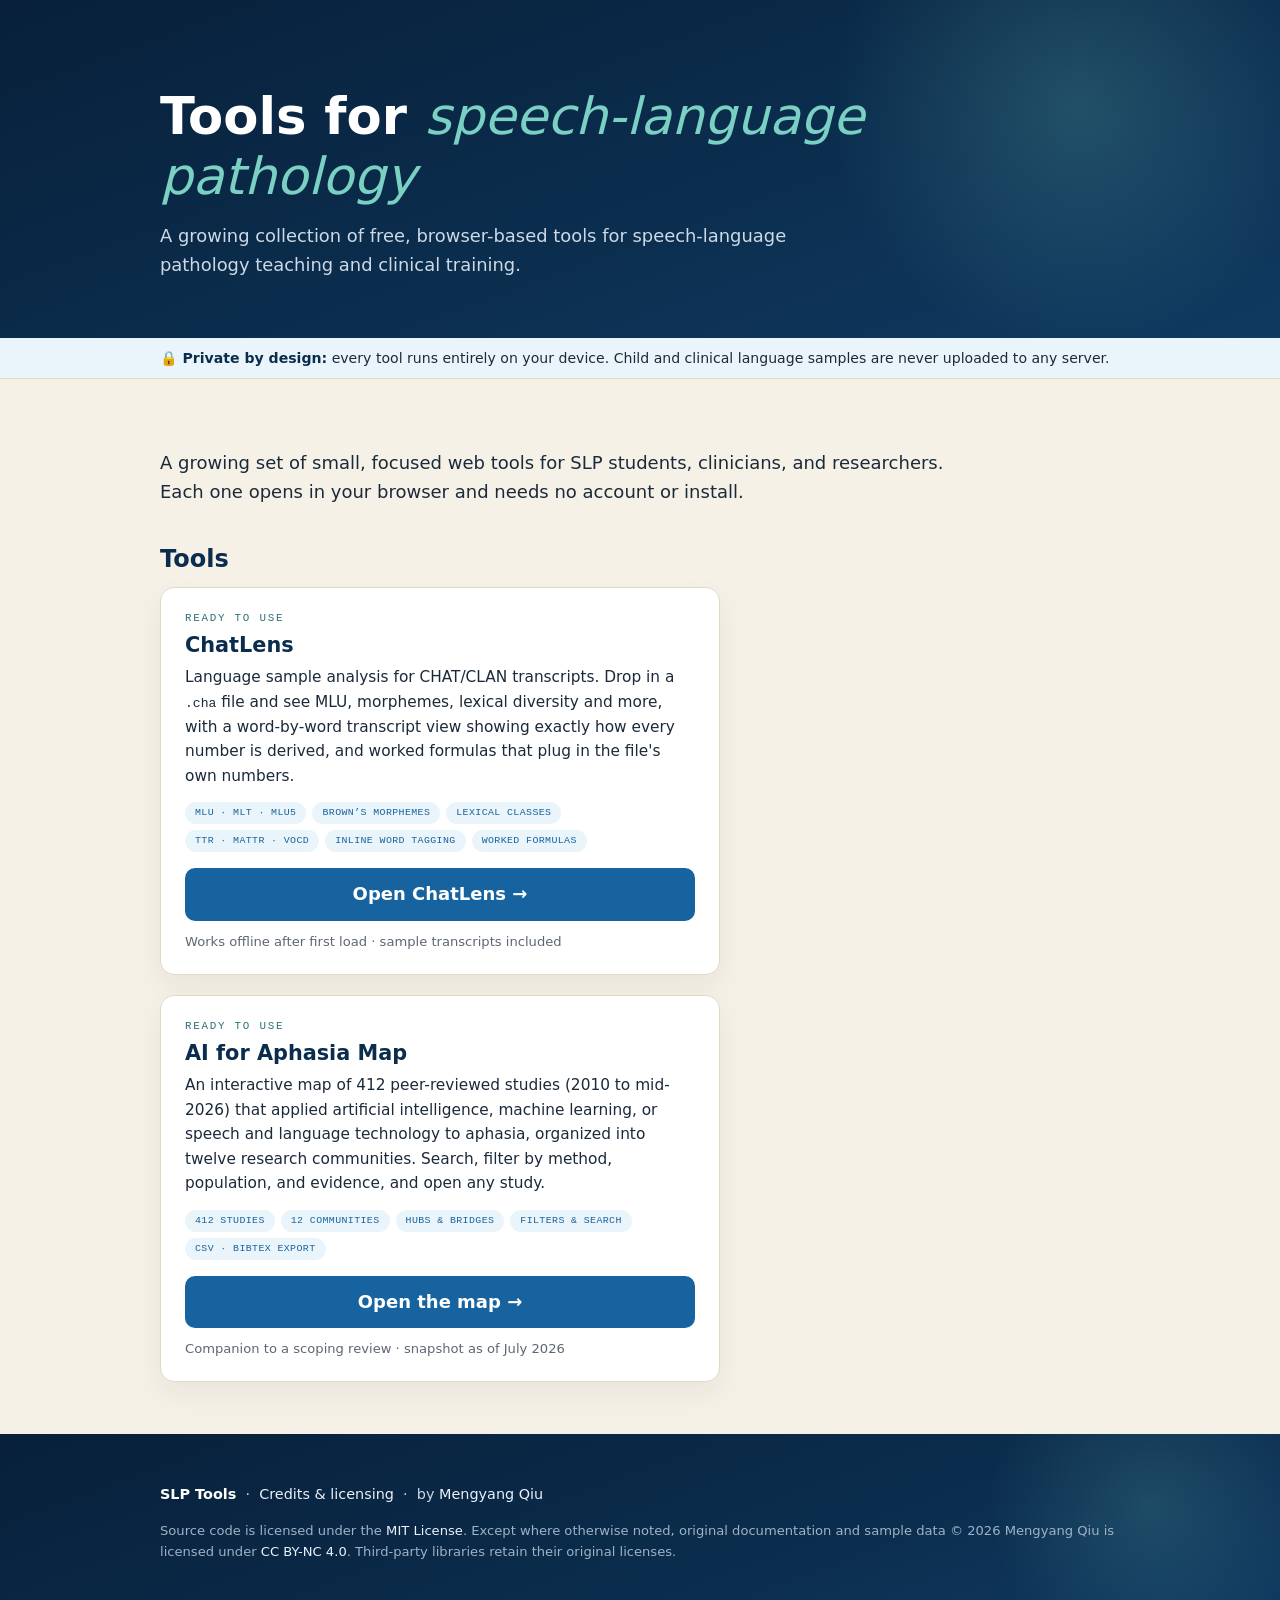
<file: index.html>
<!DOCTYPE html>
<html lang="en">
<head>
<meta charset="utf-8">
<link rel="icon" href="data:image/svg+xml,%3Csvg xmlns=%27http://www.w3.org/2000/svg%27 viewBox=%270 0 100 100%27%3E%3Ctext y=%27.9em%27 font-size=%2790%27%3E%F0%9F%94%8D%3C/text%3E%3C/svg%3E">
<meta name="viewport" content="width=device-width, initial-scale=1">
<title>SLP Tools: free, browser-based tools for speech-language pathology</title>
<meta name="description" content="Free, browser-based tools for speech-language pathology teaching and clinical training. Everything runs in your browser. No uploads, no accounts.">
<style>
:root{
  --deep-navy:#08203a; --navy:#0B2D4D; --blue-navy:#16639f; --muted-blue:#2E6F9E;
  --light-blue:#EAF4FB; --paper:#F6F1E6; --line:#E2D9C5; --surface:#EEF5F5;
  --white:#FFFFFF; --ink:#1b2a3a; --muted:#5d6675; --amber:#dc9329; --teal:#2f7077; --coral:#c0573f;
  --shadow:0 12px 30px rgba(20,40,70,.06);
  --radius:14px; --maxw:1040px;
  --disp:-apple-system,BlinkMacSystemFont,"Segoe UI",system-ui,Roboto,"Helvetica Neue",Arial,sans-serif;
  --mono:ui-monospace,"SF Mono",Menlo,Consolas,"Cascadia Code","Segoe UI Mono",monospace;
}
*{box-sizing:border-box}
body{margin:0;background:var(--paper);color:var(--ink);font-family:var(--disp);line-height:1.6;
  font-size:clamp(16px,15px + .25vw,18px);-webkit-font-smoothing:antialiased;
  min-height:100vh;display:flex;flex-direction:column}
main{flex:1}
h1,h2,h3{font-family:var(--disp);color:var(--navy);line-height:1.18;margin:0 0 .4em;font-weight:600}
a{color:var(--blue-navy)}
.container{max-width:var(--maxw);margin:0 auto;padding:0 clamp(18px,4vw,40px)}
:focus-visible{outline:3px solid var(--teal);outline-offset:2px;border-radius:6px}

.site-header{position:relative;overflow:hidden;background:linear-gradient(160deg,#08203a,#0B2D4D 52%,#103a61);
  color:#eaf1f8;padding:clamp(44px,7vw,86px) 0 clamp(36px,5vw,58px)}
.site-header::after{content:"";position:absolute;right:-6%;bottom:-14%;width:min(56vw,560px);height:min(56vw,560px);
  background:radial-gradient(circle at 50% 50%,rgba(122,208,195,.20),transparent 62%);pointer-events:none}
.site-header .container{position:relative;z-index:1}
.site-header .eyebrow{display:inline-block;font-family:var(--mono);font-size:.74rem;letter-spacing:.26em;
  text-transform:uppercase;color:#7ad0c3;margin:0 0 14px}
.site-header h1{color:#fff;font-size:clamp(2rem,1.3rem + 3.4vw,3.2rem);margin:0 0 .3em}
.site-header h1 .acc{color:#7ad0c3;font-style:italic;font-weight:400}
.site-header .tagline{color:#cdd9e6;font-size:1.12rem;max-width:60ch;margin:0}

.privacybar{background:var(--light-blue);border-bottom:1px solid var(--line)}
.privacybar .container{padding-top:9px;padding-bottom:9px;font-size:.88rem;color:var(--ink)}
.privacybar b{color:var(--navy)}
.privacybar .ic{color:var(--teal)}

main{padding:clamp(28px,5vw,52px) 0}
.intro{max-width:70ch}

.tools{margin-top:38px}
.tools h2{font-size:1.5rem;margin-bottom:14px}
.card-grid{display:grid;gap:20px;grid-template-columns:repeat(auto-fit,minmax(300px,560px))}
@media (max-width:640px){.card-grid{grid-template-columns:1fr}}

.tcard{display:flex;flex-direction:column;background:var(--white);border:1px solid var(--line);
  border-radius:var(--radius);padding:22px 24px;box-shadow:var(--shadow);text-decoration:none;color:inherit;
  transition:border-color .15s,transform .15s}
a.tcard:hover{border-color:var(--teal);transform:translateY(-2px)}
.tcard .tnum{font-family:var(--mono);font-size:.68rem;letter-spacing:.16em;text-transform:uppercase;color:var(--teal);margin-bottom:6px}
.tcard h3{font-size:1.3rem;margin:0 0 .35em}
.tcard .tdesc{color:var(--ink);font-size:.96rem;margin:0 0 14px}
.ttopics{list-style:none;display:flex;flex-wrap:wrap;gap:6px;margin:0 0 16px;padding:0}
.ttopics li{font-family:var(--mono);font-size:.62rem;letter-spacing:.04em;text-transform:uppercase;
  background:var(--light-blue);color:var(--blue-navy);border-radius:999px;padding:3px 10px}
.tcard-action{margin-top:auto;display:inline-flex;align-items:center;justify-content:center;gap:8px;
  background:var(--blue-navy);color:#fff;border-radius:10px;padding:12px 18px;font-weight:600;min-height:46px;
  transition:background .15s}
a.tcard:hover .tcard-action{background:#12568b}
.tcard .tmeta{margin-top:10px;color:var(--muted);font-size:.82rem}

.tcard.lab{border-top:3px solid var(--teal)}
.tcard.soon{background:repeating-linear-gradient(135deg,#fff,#fff 12px,#faf6ec 12px,#faf6ec 24px);
  border:1px dashed var(--muted-blue);box-shadow:none;opacity:.94}
.tcard.soon h3{color:var(--muted)}
.tcard-action.disabled{margin-top:auto;display:inline-flex;align-items:center;justify-content:center;
  background:transparent;color:var(--muted);border:1px dashed var(--line);border-radius:10px;padding:12px 18px;
  font-weight:600;font-style:italic;cursor:not-allowed}

.site-footer{position:relative;overflow:hidden;background:linear-gradient(160deg,#08203a,#0B2D4D 60%,#103a61);
  color:#cdd9e6;padding:34px 0 50px;margin-top:auto;font-size:.9rem}
.site-footer::after{content:"";position:absolute;right:-4%;bottom:-32%;width:min(42vw,360px);height:min(42vw,360px);
  background:radial-gradient(circle at 50% 50%,rgba(122,208,195,.16),transparent 64%);pointer-events:none}
.site-footer .container{position:relative;z-index:1}
.site-footer strong{color:#fff}
.site-footer a{color:#eaf1f8;text-decoration:none}
.site-footer a:hover{text-decoration:underline}
.foot-notice{font-size:.82rem;color:#9fb2c6;margin-top:8px}
@media (prefers-reduced-motion:reduce){*{animation:none!important;transition:none!important}}
</style>
</head>
<body>

<header class="site-header">
  <div class="container">
    <h1>Tools for <span class="acc">speech-language pathology</span></h1>
    <p class="tagline">A growing collection of free, browser-based tools for speech-language pathology teaching and clinical training.</p>
  </div>
</header>

<div class="privacybar">
  <div class="container"><span class="ic">🔒</span> <b>Private by design:</b> every tool runs entirely on your
    device. Child and clinical language samples are never uploaded to any server.</div>
</div>

<main>
  <div class="container">

    <section class="intro">
      <p>A growing set of small, focused web tools for SLP students, clinicians, and researchers. Each one opens
         in your browser and needs no account or install.</p>
    </section>

    <section class="tools" aria-label="Tools">
      <h2>Tools</h2>
      <div class="card-grid">

        <a class="tcard" href="./chatlens/">
          <span class="tnum">Ready to use</span>
          <h3>ChatLens</h3>
          <p class="tdesc">Language sample analysis for CHAT/CLAN transcripts. Drop in a <span style="font-family:var(--mono);font-size:.85em">.cha</span>
             file and see MLU, morphemes, lexical diversity and more, with a word-by-word transcript view showing
             exactly how every number is derived, and worked formulas that plug in the file's own numbers.</p>
          <ul class="ttopics" aria-label="What it does">
            <li>MLU · MLT · MLU5</li>
            <li>Brown’s morphemes</li>
            <li>Lexical classes</li>
            <li>TTR · MATTR · VOCD</li>
            <li>Inline word tagging</li>
            <li>Worked formulas</li>
          </ul>
          <span class="tcard-action">Open ChatLens →</span>
          <span class="tmeta">Works offline after first load · sample transcripts included</span>
        </a>

        <a class="tcard" href="./aphasia-map/">
          <span class="tnum">Ready to use</span>
          <h3>AI for Aphasia Map</h3>
          <p class="tdesc">An interactive map of 412 peer-reviewed studies (2010 to mid-2026) that applied artificial
             intelligence, machine learning, or speech and language technology to aphasia, organized into twelve
             research communities. Search, filter by method, population, and evidence, and open any study.</p>
          <ul class="ttopics" aria-label="What it does">
            <li>412 studies</li>
            <li>12 communities</li>
            <li>Hubs &amp; bridges</li>
            <li>Filters &amp; search</li>
            <li>CSV · BibTeX export</li>
          </ul>
          <span class="tcard-action">Open the map →</span>
          <span class="tmeta">Companion to a scoping review · snapshot as of July 2026</span>
        </a>

      </div>
    </section>

  </div>
</main>

<footer class="site-footer">
  <div class="container">
    <p class="foot-links"><strong>SLP Tools</strong> &nbsp;&middot;&nbsp; <a href="credits.html">Credits &amp; licensing</a>
       &nbsp;&middot;&nbsp; by <a href="https://mengyang.dev">Mengyang Qiu</a></p>
    <p class="foot-notice">Source code is licensed under the <a href="https://opensource.org/licenses/MIT">MIT License</a>.
       Except where otherwise noted, original documentation and sample data &copy; 2026 Mengyang Qiu is licensed under
       <a href="https://creativecommons.org/licenses/by-nc/4.0/">CC BY-NC 4.0</a>. Third-party libraries retain their
       original licenses.</p>
  </div>
</footer>

</body>
</html>
</file>
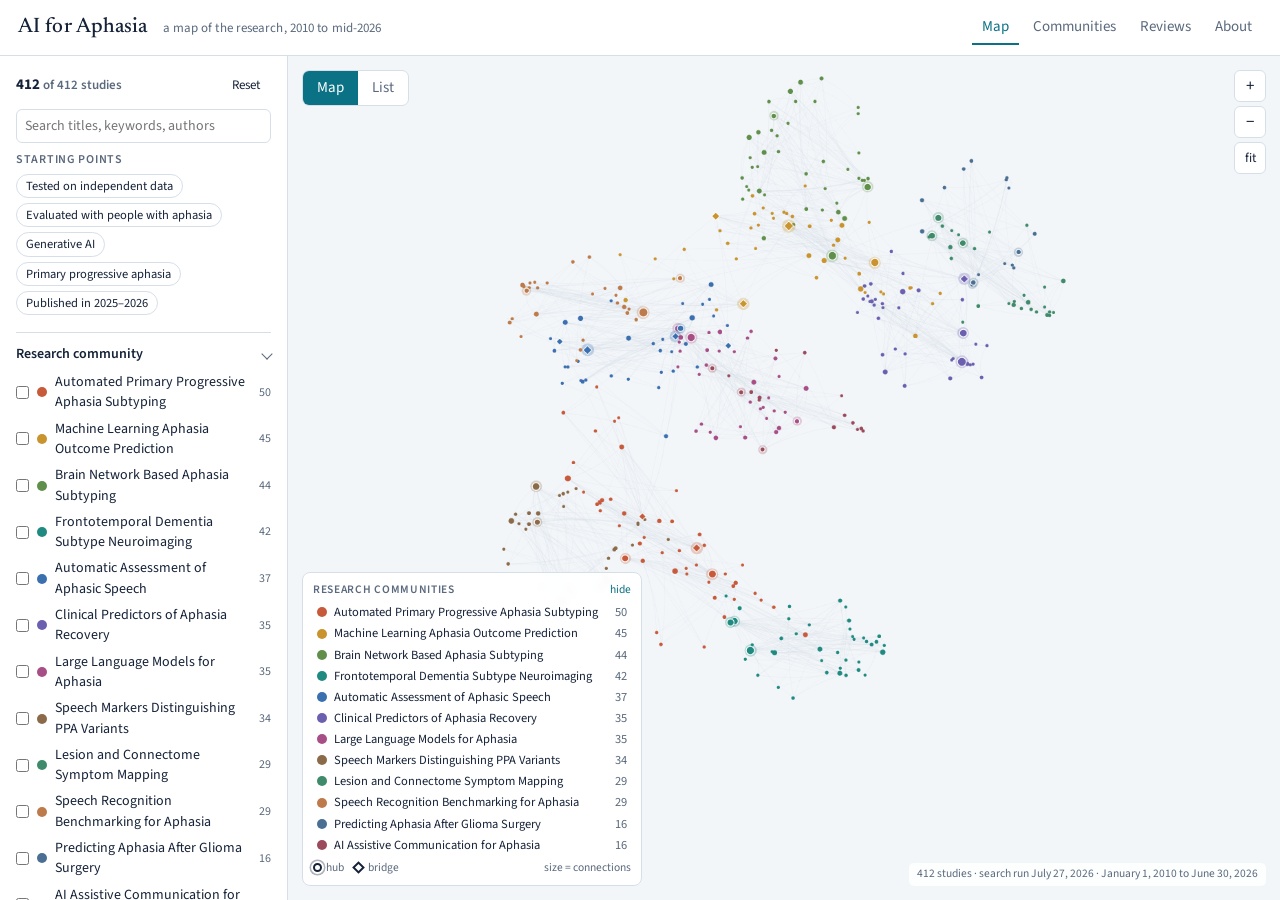
<file: aphasia-map/index.html>
<!doctype html>
<html lang="en">
<head>
<meta charset="utf-8">
<meta name="viewport" content="width=device-width, initial-scale=1">
<title>AI for Aphasia: A Map of the Research</title>
<meta name="description" content="An interactive map of 412 peer-reviewed studies (2010 to June 2026) that applied artificial intelligence, machine learning, or natural language processing to aphasia, organized into twelve research communities.">
<link rel="preconnect" href="https://fonts.googleapis.com">
<link rel="preconnect" href="https://fonts.gstatic.com" crossorigin>
<link href="https://fonts.googleapis.com/css2?family=Newsreader:opsz,wght@6..72,400;6..72,500;6..72,600&family=Source+Sans+3:wght@400;600&display=swap" rel="stylesheet">
<style>
:root{
  --ground:#f3f6f9; --panel:#ffffff; --ink:#152238; --muted:#5a697d; --line:#d6dfe8;
  --accent:#0b7285; --accent-deep:#07566a; --accent-soft:#e3f0f3;
  --serif:'Newsreader',Georgia,'Times New Roman',serif;
  --sans:'Source Sans 3','Segoe UI',Helvetica,Arial,sans-serif;
  --rail:288px; --card:380px; --header:56px;
}
*{box-sizing:border-box}
html,body{margin:0;height:100%}
body{font:15px/1.45 var(--sans);color:var(--ink);background:var(--ground);overflow:hidden}
a{color:var(--accent);text-decoration:none}
a:hover{text-decoration:underline}
button{font:inherit;color:inherit;cursor:pointer;background:none;border:1px solid var(--line);border-radius:6px;padding:5px 10px}
button:hover{background:var(--accent-soft);border-color:var(--accent)}
button.primary{background:var(--accent);color:#fff;border-color:var(--accent)}
button.primary:hover{background:var(--accent-deep)}
button.ghost{border-color:transparent}
button.ghost:hover{border-color:var(--line);background:#fff}
input[type=text],input[type=search],input[type=number],select{font:inherit;color:var(--ink);border:1px solid var(--line);border-radius:6px;padding:6px 8px;background:#fff;width:100%}
input:focus,select:focus,button:focus-visible{outline:2px solid var(--accent);outline-offset:1px}
.sr{position:absolute;left:-9999px}

/* ---------- header ---------- */
header{height:var(--header);display:flex;align-items:center;gap:18px;padding:0 18px;background:var(--panel);border-bottom:1px solid var(--line);position:relative;z-index:30}
header h1{font:500 21px/1 var(--serif);margin:0;letter-spacing:.1px;white-space:nowrap}
header h1 small{font:400 13px var(--sans);color:var(--muted);margin-left:10px}
nav{display:flex;gap:4px;margin-left:auto}
nav button{border:none;border-bottom:2px solid transparent;border-radius:0;padding:6px 10px;color:var(--muted);white-space:nowrap}
nav button:hover{background:none;color:var(--ink)}
nav button.on{color:var(--accent);border-bottom-color:var(--accent)}
#menuBtn{display:none}

/* ---------- layout ---------- */
#app{display:grid;grid-template-columns:var(--rail) 1fr;height:calc(100% - var(--header));position:relative}
#rail{background:var(--panel);border-right:1px solid var(--line);overflow-y:auto;padding:14px 16px 24px;font-size:14px}
#stage{position:relative;overflow:hidden}
#cy{position:absolute;inset:0}
#cy canvas{outline:none}

/* ---------- rail ---------- */
.rail-top{display:flex;justify-content:space-between;align-items:baseline;margin-bottom:8px}
.count{font:600 13px var(--sans);color:var(--muted)}
.count b{color:var(--ink);font-size:15px}
fieldset{border:none;margin:0 0 6px;padding:0}
details{border-top:1px solid var(--line);padding:6px 0}
details:last-of-type{border-bottom:1px solid var(--line)}
summary{cursor:pointer;font-weight:600;padding:5px 0;list-style:none;display:flex;align-items:center;color:var(--ink)}
summary::-webkit-details-marker{display:none}
summary::after{content:'';width:7px;height:7px;border-right:1.5px solid var(--muted);border-bottom:1.5px solid var(--muted);transform:rotate(-45deg);margin-left:auto;transition:transform .2s}
details[open] summary::after{transform:rotate(45deg)}
summary .n{margin-left:6px;font-weight:400;color:var(--accent);font-size:12px}
label.opt{display:flex;align-items:center;gap:8px;padding:3px 0;cursor:pointer;color:var(--ink)}
label.opt input{margin:0;accent-color:var(--accent)}
label.opt .c{color:var(--muted);margin-left:auto;font-size:12px;font-variant-numeric:tabular-nums}
.sw{width:10px;height:10px;border-radius:50%;flex:none}
.yr{display:flex;gap:6px;align-items:center;padding:4px 0}
.yr input{width:78px}
.rail-actions{display:flex;gap:6px;margin-top:12px;flex-wrap:wrap}
.hint{color:var(--muted);font-size:12.5px;margin:8px 0 0}
.starts{margin:8px 0 12px}
.starts h3{font:600 12px var(--sans);color:var(--muted);text-transform:uppercase;letter-spacing:.06em;margin:0 0 6px}
.chip{display:inline-block;border:1px solid var(--line);border-radius:14px;padding:2px 9px;font-size:12.5px;margin:0 4px 5px 0;background:#fff;cursor:pointer;color:var(--ink)}
.chip:hover{border-color:var(--accent);color:var(--accent);background:var(--accent-soft)}

/* ---------- stage overlays ---------- */
.legend{position:absolute;left:14px;bottom:14px;background:rgba(255,255,255,.94);border:1px solid var(--line);border-radius:8px;padding:8px 10px;font-size:12.5px;z-index:5;backdrop-filter:blur(3px)}
.legend h3{cursor:pointer}
.legend h3::after{content:'hide';float:right;margin-left:14px;font-weight:400;text-transform:none;letter-spacing:0;color:var(--accent)}
.legend.min h3::after{content:'show'}
.legend.min .rows,.legend.min .foot{display:none}
.legend h3{font:600 11.5px var(--sans);text-transform:uppercase;letter-spacing:.06em;color:var(--muted);margin:0 0 4px}
.legend .row{display:flex;align-items:center;gap:7px;padding:1.5px 4px;border-radius:4px;cursor:pointer;white-space:nowrap}
.legend .row:hover{background:var(--accent-soft)}
.legend .row.off{opacity:.38}
.legend .row span:nth-child(2){flex:1}
.legend .row .n{color:var(--muted);padding-left:10px;font-variant-numeric:tabular-nums}
.legend .foot{margin-top:5px;color:var(--muted);font-size:11.5px;display:flex;gap:10px;align-items:center}
.legend .foot .hub{width:9px;height:9px;border-radius:50%;background:#fff;border:2px solid var(--ink);box-shadow:0 0 0 2px #fff,0 0 0 3.5px rgba(21,34,56,.35);display:inline-block;margin-right:4px;vertical-align:-1px}
.legend .foot .brg{width:9px;height:9px;transform:rotate(45deg);background:#fff;border:2px solid var(--ink);display:inline-block;margin-right:5px;vertical-align:-1px}
.zoom{position:absolute;right:14px;top:14px;display:flex;flex-direction:column;gap:4px;z-index:5}
#stage.listing .zoom,#stage.listing .legend,#stage.listing .snap,
#stage.paged .viewtoggle,#stage.paged .zoom,#stage.paged .legend,#stage.paged .snap{display:none}
.zoom button{width:32px;height:32px;padding:0;background:#fff;font-size:17px;line-height:1}
.viewtoggle{position:absolute;left:14px;top:14px;z-index:14;display:flex;background:#fff;border:1px solid var(--line);border-radius:7px;overflow:hidden}
.viewtoggle button{border:none;border-radius:0;padding:6px 14px;color:var(--muted)}
.viewtoggle button.on{background:var(--accent);color:#fff}
.viewtoggle button:hover:not(.on){background:var(--accent-soft)}
#tip{position:absolute;pointer-events:none;background:var(--ink);color:#fff;font-size:12.5px;padding:6px 9px;border-radius:6px;max-width:300px;z-index:20;display:none;line-height:1.35;box-shadow:0 4px 14px rgba(21,34,56,.25)}
#tip .m{color:#b9c6d6;display:block;font-size:11.5px;margin-top:2px}
.snap{position:absolute;right:14px;bottom:14px;z-index:5;font-size:11.5px;color:var(--muted);background:rgba(255,255,255,.85);padding:3px 8px;border-radius:5px}

/* ---------- study card ---------- */
#card{position:absolute;top:14px;right:14px;bottom:14px;width:var(--card);background:var(--panel);border:1px solid var(--line);border-radius:10px;box-shadow:0 10px 30px rgba(21,34,56,.12);z-index:10;display:flex;flex-direction:column;transform:translateX(24px);opacity:0;pointer-events:none;transition:transform .25s ease,opacity .25s ease}
#card.open{transform:none;opacity:1;pointer-events:auto}
#card .head{display:flex;align-items:flex-start;gap:8px;padding:12px 14px 6px}
#card .head .comm{font-size:12px;color:var(--muted);display:flex;align-items:center;gap:6px}
#card .close{margin-left:auto;width:28px;height:28px;padding:0;border:none;font-size:20px;line-height:1;color:var(--muted)}
#card .body{padding:0 14px 14px;overflow-y:auto;flex:1}
#card h2{font:500 19px/1.28 var(--serif);margin:4px 0 6px}
#card .meta{color:var(--muted);font-size:13.5px;margin:0 0 4px}
#card .badges{margin:8px 0}
.badge{display:inline-block;font-size:11.5px;font-weight:600;letter-spacing:.03em;text-transform:uppercase;border-radius:4px;padding:2px 7px;margin-right:6px;background:var(--accent-soft);color:var(--accent-deep)}
.badge.warn{background:#fdf1e3;color:#8a5a12}
#card .sum{font-size:14.5px;line-height:1.5;margin:8px 0 2px}
#card .caveat{color:var(--muted);font-size:12px;margin:0 0 10px}
#card h4{font:600 12px var(--sans);color:var(--muted);text-transform:uppercase;letter-spacing:.06em;margin:14px 0 6px}
#card dl{display:grid;grid-template-columns:auto 1fr;gap:3px 12px;margin:0;font-size:13.5px}
#card dt{color:var(--muted)}
#card dd{margin:0}
#card .kw .chip{cursor:pointer}
#card ul.nb{list-style:none;margin:0;padding:0;font-size:13.5px}
#card ul.nb li{padding:4px 0;border-top:1px solid var(--line);cursor:pointer;display:flex;gap:8px;align-items:flex-start}
#card ul.nb li:hover{color:var(--accent)}
#card ul.nb li .sw{margin-top:6px}
#card .actions{display:flex;gap:6px;flex-wrap:wrap;margin-top:12px}
#card .actions button{font-size:13px}

/* ---------- list view ---------- */
#list{position:absolute;inset:0;background:var(--ground);overflow:auto;padding:60px 18px 18px;display:none;z-index:12}
#list.show{display:block}
#list table{width:100%;border-collapse:collapse;background:#fff;border:1px solid var(--line);border-radius:8px;font-size:13.5px}
#list th,#list td{padding:7px 10px;text-align:left;vertical-align:top;border-bottom:1px solid var(--line)}
#list th{font-weight:600;color:var(--muted);cursor:pointer;user-select:none;white-space:nowrap;position:sticky;top:0;background:#fff;z-index:1}
#list th.on{color:var(--accent)}
#list tr{cursor:pointer}
#list tbody tr:hover{background:var(--accent-soft)}
#list tr.sel{background:#e9f3f5}
#list td.t{font-family:var(--serif);font-size:15px}
#list .sw{display:inline-block;margin-right:6px;vertical-align:-1px}
#list .mini{font-size:11px;font-weight:600;color:var(--accent-deep);background:var(--accent-soft);padding:1px 5px;border-radius:3px;margin-left:6px;vertical-align:1px}

/* ---------- pages (Start here / About) ---------- */
.page{position:absolute;inset:0;background:var(--ground);overflow:auto;display:none;z-index:13}
.page.show{display:block}
.page .inner{max-width:860px;margin:0 auto;padding:28px 22px 60px}
.page h2{font:500 28px/1.2 var(--serif);margin:0 0 6px}
.page h3{font:500 20px/1.3 var(--serif);margin:26px 0 8px}
.page p,.page li{font-size:15.5px;line-height:1.55;max-width:70ch}
.page .lead{color:var(--muted);font-size:16px;margin:0 0 18px}
.cgrid{display:grid;grid-template-columns:repeat(auto-fill,minmax(260px,1fr));gap:12px;margin:14px 0}
.ccard{background:#fff;border:1px solid var(--line);border-radius:10px;padding:12px 14px;border-top:4px solid var(--c)}
.ccard h4{font:500 17px/1.25 var(--serif);margin:0 0 2px}
.ccard .n{color:var(--muted);font-size:12.5px;margin-bottom:6px}
.ccard .ph{color:var(--muted);font-size:12.5px;margin:0 0 8px;line-height:1.4}
.ccard ol{margin:0;padding-left:18px;font-size:13.5px}
.ccard ol li{margin:3px 0;cursor:pointer}
.ccard ol li:hover{color:var(--accent)}
.ccard .go{font-size:12.5px;margin-top:8px;display:inline-block}
.brg-list{list-style:none;padding:0;margin:0}
.brg-list li{background:#fff;border:1px solid var(--line);border-radius:8px;padding:10px 12px;margin:6px 0;cursor:pointer;font-size:14px;max-width:none}
.brg-list li:hover{border-color:var(--accent)}
.brg-list .t{font-family:var(--serif);font-size:16px}
.brg-list .m{color:var(--muted);font-size:13px;margin-top:2px}
.rev{cursor:default}
.rev .s{font-size:14px;margin-top:6px;line-height:1.45}
.rev .cv{color:var(--muted);font-size:12px;margin-top:2px}
.rev .m a{margin-left:4px}
dl.gloss{font-size:15px;max-width:70ch}
dl.gloss dt{font-weight:600;margin-top:10px}
dl.gloss dd{margin:2px 0 0}

/* ---------- toast ---------- */
#toast{position:absolute;left:50%;bottom:24px;transform:translateX(-50%);background:var(--ink);color:#fff;padding:7px 14px;border-radius:6px;font-size:13px;opacity:0;transition:opacity .2s;pointer-events:none;z-index:40}
#toast.show{opacity:1}

/* ---------- responsive ---------- */
@media (max-width:900px){
  :root{--card:auto}
  #menuBtn{display:inline-block}
  #app{grid-template-columns:1fr}
  #rail{position:absolute;top:0;left:0;bottom:0;width:min(86vw,320px);z-index:25;transform:translateX(-100%);transition:transform .25s;box-shadow:0 0 30px rgba(0,0,0,.15)}
  #rail.open{transform:none}
  #card{left:8px;right:8px;top:auto;bottom:8px;max-height:62%;transform:translateY(20px)}
  .legend{max-width:calc(100vw - 28px);font-size:12px}
    header h1 small{display:none}
  nav button{padding:6px 7px;font-size:13.5px}
  #list{padding-top:58px}
}
</style>
</head>
<body>
<header>
  <button id="menuBtn" class="ghost" aria-label="Filters">&#9776;</button>
  <h1>AI for Aphasia <small>a map of the research, 2010 to mid-2026</small></h1>
  <nav aria-label="Sections">
    <button data-page="map" class="on">Map</button>
    <button data-page="start">Communities</button>
    <button data-page="reviews">Reviews</button>
    <button data-page="about">About</button>
  </nav>
</header>

<div id="app">
  <aside id="rail" aria-label="Search and filters">
    <div class="rail-top"><span class="count"><b id="nShown">412</b> of 412 studies</span><button class="ghost" id="resetBtn" style="font-size:13px">Reset</button></div>
    <input type="search" id="q" placeholder="Search titles, keywords, authors" aria-label="Search" autocomplete="off">
    <div class="starts">
      <h3>Starting points</h3>
      <div id="starts"></div>
    </div>
    <div id="filters"></div>
    <div class="rail-actions">
      <button id="csvBtn" title="Download the studies now shown as a CSV file">Download CSV</button>
      <button id="bibBtn" title="Download the studies now shown as BibTeX">BibTeX</button>
    </div>
    <p class="hint">Filters and the selected study are kept in the page address, so you can share a link to what you are looking at.</p>
  </aside>

  <main id="stage">
    <div id="cy" role="img" aria-label="Network map of 412 studies"></div>
    <div class="viewtoggle" role="tablist"><button id="vMap" class="on" role="tab">Map</button><button id="vList" role="tab">List</button></div>
    <div class="zoom"><button id="zIn" title="Zoom in">+</button><button id="zOut" title="Zoom out">&minus;</button><button id="zFit" title="Fit to screen" style="font-size:13px">fit</button></div>
    <div class="legend" id="legend"><h3>Research communities</h3><div class="rows"></div>
      <div class="foot"><span><span class="hub"></span>hub</span><span><span class="brg"></span>bridge</span><span style="margin-left:auto">size = connections</span></div></div>
    <div class="snap" id="snap"></div>
    <div id="tip"></div>

    <section id="card" aria-live="polite">
      <div class="head"><span class="comm" id="cComm"></span><button class="close" id="cClose" aria-label="Close">&times;</button></div>
      <div class="body" id="cBody"></div>
    </section>

    <section id="list" aria-label="Study list">
      <table><thead><tr>
        <th data-k="title">Title</th><th data-k="authors">Authors</th><th data-k="year">Year</th><th data-k="venue">Venue</th><th data-k="community">Community</th>
      </tr></thead><tbody id="listBody"></tbody></table>
    </section>

    <section class="page" id="pStart"><div class="inner">
      <h2>Communities</h2>
      <p class="lead">Twelve research communities, each with its three most connected studies (hubs), and the ten studies that link communities most strongly (bridges). A hub is a natural first read for a community; a bridge shows where two lines of work already meet.</p>
      <div class="cgrid" id="commGrid"></div>
      <h3>Bridges between communities</h3>
      <ul class="brg-list" id="bridgeList"></ul>
    </div></section>

    <section class="page" id="pReviews"><div class="inner">
      <h2>Reviews and position papers</h2>
      <p class="lead" id="revLead"></p>
      <p>These articles met the topic criteria but are reviews, syntheses, or position papers rather than original studies, so they are not points on the map. They are listed here as background reading, newest first.</p>
      <ul class="brg-list" id="revList"></ul>
    </div></section>
    <section class="page" id="pAbout"><div class="inner">
      <h2>About this map</h2>
      <p class="lead">A companion to a scoping review of artificial intelligence in aphasia research.</p>
      <p>This map shows <b>412 peer-reviewed studies</b>, published between January 1, 2010 and June 30, 2026, in which a method that learns from data (machine learning, deep learning, natural language processing, automatic speech recognition, or generative AI) was applied to people with aphasia or to aphasic language. The studies were identified by a search of seven databases and archives run on July 27, 2026, screened and charted from their abstracts, and organized by the similarity of their abstracts into twelve research communities, each named from its own vocabulary.</p>
      <h3>How to read it</h3>
      <p>Each point is one study. Studies whose abstracts are similar sit close together and are joined by a line; colour shows the community a study belongs to. Larger points have more connections. Hubs (ringed) are the most connected studies in their community; bridges (diamonds) connect communities. Click a point to open the study, its neighbours, and a link to the publisher's page. Use the filters on the left to narrow the map by year, community, method, population, or what each abstract reports about how the work was evaluated.</p>
      <h3>What each study shows</h3>
      <p>Each study card gives the title, authors, year, venue, and DOI, taken from the publisher's record in Crossref; a short list of keywords drawn from the abstract; and the characteristics charted for the review, which describe what the abstract reports. The one-sentence summary, where shown, is Semantic Scholar's automatically generated TLDR. Abstracts are not reproduced here.</p>
      <h3>Snapshot</h3>
      <p>The map is a snapshot of the literature as of the search date, July 27, 2026. Positions and community boundaries are properties of this map; a study near a boundary could reasonably belong to either neighbour.</p>
      <h3>Acknowledgement</h3>
      <p>The interactive map was built with the help of Claude Fable 5.1 (Anthropic).</p>
      <h3>Glossary</h3>
      <dl class="gloss">
        <dt>Aphasia</dt><dd>An acquired language disorder, most often after stroke; primary progressive aphasia (PPA) is a form that begins gradually with neurodegenerative disease.</dd>
        <dt>Community</dt><dd>A group of studies whose abstracts are more similar to one another than to the rest of the map. Communities were found by a standard network method and named by reading the vocabulary that sets each group apart.</dd>
        <dt>Hub</dt><dd>One of the three studies with the most connections inside its community.</dd>
        <dt>Bridge</dt><dd>One of the ten studies that most often lie on the shortest paths between communities; they connect lines of research.</dd>
        <dt>Classical machine learning</dt><dd>Methods such as support vector machines, random forests, and regression models that learn from hand-chosen features.</dd>
        <dt>Deep learning</dt><dd>Neural networks with many layers that learn their own features from raw data such as speech or images.</dd>
        <dt>Generative AI</dt><dd>Models, including large language models, that produce text, speech, or images rather than only classifying them.</dd>
        <dt>Tested on independent data</dt><dd>The abstract reports evaluation on data that were not used to build the model, such as a held-out dataset or a different site.</dd>
        <dt>Evaluated with people with aphasia</dt><dd>The abstract reports that people with aphasia used or were assessed with the tool, whether as a feasibility or usability study or as a clinical evaluation.</dd>
      </dl>
    </div></section>
  </main>
</div>
<div id="toast"></div>

<script src="vendor/cytoscape.min.js"></script>
<script src="data.js"></script>
<script>
(function(){
'use strict';
const G = window.GRAPH;
const COMM = Object.fromEntries(G.communities.map(c=>[c.id,c]));
const NODE = Object.fromEntries(G.nodes.map(n=>[n.id,n]));
const NB = {}; G.nodes.forEach(n=>NB[n.id]=[]);
G.edges.forEach(e=>{NB[e.s].push({id:e.t,w:e.w});NB[e.t].push({id:e.s,w:e.w});});
Object.values(NB).forEach(a=>a.sort((x,y)=>y.w-x.w));

/* ---- vocabulary in the article's wording ---- */
const LAB = {
  ai_family:{_t:'AI method',classical_ml:'Classical machine learning',deep_learning:'Deep learning',generative_ai:'Generative AI',other_or_unnamed:'Other or unnamed'},
  population:{_t:'Population',post_stroke_aphasia:'Post-stroke aphasia',ppa:'Primary progressive aphasia',both_stroke_and_ppa:'Both post-stroke and PPA',other_or_mixed:'Other or mixed',not_identified:'Not identified'},
  venue_group:{_t:'Where it was published',clinical:'Clinical venue',computing:'Computing venue',multidisciplinary:'Multidisciplinary venue'},
  provenance:{_t:'Where the data came from',newly_collected:'Newly collected',existing_dataset:'Existing dataset',both_new_and_existing:'Both new and existing',none_reported:'Not reported'},
  model_evidence:{_t:'How the model was evaluated',independent:'Tested on independent data',internal:'Internal evaluation only',none:'No model evaluation reported'},
  human_evidence:{_t:'Evaluated with people with aphasia',clinical_evaluation:'Clinical evaluation',feasibility_usability:'Feasibility or usability',none:'Not reported'},
  severity_reported:{_t:'Severity reported',yes:'Yes',no:'No'},
  time_post_onset_reported:{_t:'Time post-onset reported',yes:'Yes',no:'No'},
};
const FILTER_ORDER = ['community','year','ai_family','population','venue_group','provenance','model_evidence','human_evidence','severity_reported','time_post_onset_reported'];
const SYN = [['asr','automatic speech recognition','speech recognition'],['llm','large language model','large language models'],['ppa','primary progressive aphasia'],['ml','machine learning'],['nlp','natural language processing'],['dl','deep learning'],['aac','augmentative and alternative communication'],['ftd','frontotemporal dementia'],['mri','magnetic resonance imaging']];

/* ---- state ---- */
const S = {q:'',sets:{},yr:[2010,2026],sel:null,view:'map',page:'map',sort:['year',-1]};
FILTER_ORDER.forEach(k=>{ if(k!=='year') S.sets[k]=new Set(); });
const YMIN=Math.min(...G.nodes.map(n=>n.year)), YMAX=Math.max(...G.nodes.map(n=>n.year));
S.yr=[YMIN,YMAX];

/* ---- helpers ---- */
const $=s=>document.querySelector(s);
const esc=s=>String(s??'').replace(/[&<>"]/g,c=>({'&':'&amp;','<':'&lt;','>':'&gt;','"':'&quot;'}[c]));
const authorsShort=a=>!a||!a.length?'':a.length===1?a[0]:a.length===2?a[0]+' & '+a[1]:a[0]+' et al.';
const surname=n=>{const p=n.trim().split(/\s+/);return p[p.length-1];};
function citation(n){
  const au=n.authors.length?n.authors.map(a=>{const p=a.trim().split(/\s+/);const last=p.pop();return last+', '+p.map(x=>x[0]+'.').join(' ');}):[];
  let A=au.length<=2?au.join(' & '):au.length<=20?au.slice(0,-1).join(', ')+', & '+au[au.length-1]:au.slice(0,19).join(', ')+', … '+au[au.length-1];
  return `${A} (${n.year}). ${n.title}. ${n.venue}.${n.doi?' https://doi.org/'+n.doi:''}`;
}
function bibtex(n){
  const key=(n.authors[0]?surname(n.authors[0]).toLowerCase().replace(/[^a-z]/g,''):'anon')+n.year+(n.id.slice(1,5));
  return `@article{${key},\n  title={${n.title}},\n  author={${n.authors.join(' and ')}},\n  journal={${n.venue}},\n  year={${n.year}}${n.doi?`,\n  doi={${n.doi}}`:''}\n}`;
}
let toastT; function toast(m){const t=$('#toast');t.textContent=m;t.classList.add('show');clearTimeout(toastT);toastT=setTimeout(()=>t.classList.remove('show'),1800);}
function download(name,text,type){const b=new Blob([text],{type});const a=document.createElement('a');a.href=URL.createObjectURL(b);a.download=name;a.click();setTimeout(()=>URL.revokeObjectURL(a.href),2000);}

/* ---- search index ---- */
const IDX={}; G.nodes.forEach(n=>{IDX[n.id]=[n.title,n.keywords.join(' '),n.authors.join(' '),n.venue,COMM[n.community].name].join(' ').toLowerCase();});
function expandQuery(q){
  let terms=q.toLowerCase().trim().split(/\s+/).filter(Boolean);
  return terms.map(t=>{const g=SYN.find(s=>s.includes(t));return g?g:[t];});
}
function matchesQ(id,groups){const s=IDX[id];return groups.every(g=>g.some(t=>s.includes(t)));}

/* ---- filtering ---- */
function passes(n,qg){
  if(qg.length&&!matchesQ(n.id,qg))return false;
  if(n.year<S.yr[0]||n.year>S.yr[1])return false;
  for(const k in S.sets){const st=S.sets[k];if(st.size&&!st.has(String(n[k])))return false;}
  return true;
}
let shown=new Set();
function applyFilters(){
  const qg=expandQuery(S.q);
  shown=new Set(G.nodes.filter(n=>passes(n,qg)).map(n=>n.id));
  $('#nShown').textContent=shown.size;
  cy.batch(()=>{cy.nodes().forEach(el=>{el.toggleClass('dim',!shown.has(el.id()));});
    cy.edges().forEach(el=>{el.toggleClass('dim',!(shown.has(el.source().id())&&shown.has(el.target().id())));});});
  updateHighlight();
  renderFilterCounts(); renderLegend(); if(S.view==='list')renderList(); writeURL();
}

/* ---- rail: filters ---- */
function buildFilters(){
  const wrap=$('#filters'); wrap.innerHTML='';
  FILTER_ORDER.forEach((k,i)=>{
    const d=document.createElement('details'); if(i<1)d.open=true;
    const title=k==='community'?'Research community':k==='year'?'Year':LAB[k]._t;
    d.innerHTML=`<summary>${title}<span class="n" data-n="${k}"></span></summary>`;
    const fs=document.createElement('fieldset');
    if(k==='year'){
      fs.innerHTML=`<div class="yr"><input type="number" id="y0" min="${YMIN}" max="${YMAX}" value="${YMIN}" aria-label="From year"> to <input type="number" id="y1" min="${YMIN}" max="${YMAX}" value="${YMAX}" aria-label="To year"></div>`;
    } else {
      const vals=k==='community'?G.communities.map(c=>String(c.id)):Object.keys(LAB[k]).filter(x=>x!=='_t');
      vals.forEach(v=>{
        const name=k==='community'?COMM[+v].name:LAB[k][v];
        const sw=k==='community'?`<span class="sw" style="background:${COMM[+v].color}"></span>`:'';
        fs.insertAdjacentHTML('beforeend',`<label class="opt"><input type="checkbox" data-k="${k}" value="${v}">${sw}<span>${esc(name)}</span><span class="c" data-c="${k}:${v}"></span></label>`);
      });
    }
    d.appendChild(fs); wrap.appendChild(d);
  });
  wrap.addEventListener('change',e=>{
    const t=e.target;
    if(t.id==='y0'||t.id==='y1'){S.yr=[+$('#y0').value||YMIN,+$('#y1').value||YMAX];if(S.yr[0]>S.yr[1])S.yr.reverse();applyFilters();return;}
    if(t.dataset.k){const st=S.sets[t.dataset.k];t.checked?st.add(t.value):st.delete(t.value);applyFilters();}
  });
}
function renderFilterCounts(){
  // counts: how many of the currently shown studies carry each value (community counts ignore the community filter itself)
  const qg=expandQuery(S.q);
  document.querySelectorAll('[data-c]').forEach(el=>{
    const [k,v]=el.dataset.c.split(':');
    let c=0; G.nodes.forEach(n=>{ if(String(n[k])!==v)return;
      // count against all other filters
      const saved=S.sets[k]; S.sets[k]=new Set(); const ok=passes(n,qg); S.sets[k]=saved; if(ok)c++; });
    el.textContent=c;
  });
  document.querySelectorAll('[data-n]').forEach(el=>{const k=el.dataset.n; if(k==='year'){el.textContent=(S.yr[0]!==YMIN||S.yr[1]!==YMAX)?`${S.yr[0]}–${S.yr[1]}`:'';} else {el.textContent=S.sets[k].size?S.sets[k].size+' selected':'';}});
  document.querySelectorAll('#filters input[type=checkbox]').forEach(cb=>{cb.checked=S.sets[cb.dataset.k].has(cb.value);});
  $('#y0').value=S.yr[0];$('#y1').value=S.yr[1];
}
function buildStarts(){
  const el=$('#starts');
  const items=[['Tested on independent data',{model_evidence:'independent'}],['Evaluated with people with aphasia',{human_evidence:['clinical_evaluation','feasibility_usability']}],['Generative AI',{ai_family:'generative_ai'}],['Primary progressive aphasia',{population:'ppa'}],['Published in 2025–2026',{year:[2025,2026]}]];
  el.innerHTML=items.map((it,i)=>`<span class="chip" data-i="${i}">${it[0]}</span>`).join('');
  el.addEventListener('click',e=>{const c=e.target.closest('.chip');if(!c)return;const [,f]=items[+c.dataset.i];resetState(false);
    for(const k in f){ if(k==='year'){S.yr=f[k];} else {[].concat(f[k]).forEach(v=>S.sets[k].add(v));} }
    applyFilters(); showPage('map');});
}
function resetState(apply=true){S.q='';$('#q').value='';for(const k in S.sets)S.sets[k].clear();S.yr=[YMIN,YMAX];if(apply)applyFilters();}

/* ---- legend ---- */
function renderLegend(){
  const rows=$('#legend .rows'); const sel=S.sets.community;
  rows.innerHTML=G.communities.map(c=>{const n=[...shown].filter(id=>NODE[id].community===c.id).length;
    return `<div class="row ${sel.size&&!sel.has(String(c.id))?'off':''}" data-c="${c.id}"><span class="sw" style="background:${c.color}"></span><span>${esc(c.name)}</span><span class="n">${n}</span></div>`;}).join('');
}
$('#legend').addEventListener('click',e=>{
  const r=e.target.closest('.row'); if(!r){ if(e.target.tagName==='H3')$('#legend').classList.toggle('min'); return; }
  const id=r.dataset.c, st=S.sets.community;
  if(st.size===1&&st.has(id)) st.clear(); else { st.clear(); st.add(id); }
  applyFilters();
});

/* ---- cytoscape ---- */
const CX=(Math.min(...G.nodes.map(n=>n.x))+Math.max(...G.nodes.map(n=>n.x)))/2, CYc=(Math.min(...G.nodes.map(n=>n.y))+Math.max(...G.nodes.map(n=>n.y)))/2;
let fitZ=1;
const cy=cytoscape({
  container:$('#cy'), wheelSensitivity:0.25, minZoom:0.15, maxZoom:6, boxSelectionEnabled:false, autounselectify:true,
  elements:[
    ...G.nodes.map(n=>({data:{id:n.id,label:n.title,c:n.community,deg:n.degree,hub:n.hub,bridge:n.bridge,color:COMM[n.community].color},position:{x:CX+(n.x-CX)*0.55,y:CYc+(n.y-CYc)*0.55}})),
    ...G.edges.map((e,i)=>({data:{id:'e'+i,source:e.s,target:e.t,w:e.w}}))
  ],
  layout:{name:'preset'},
  style:[
    {selector:'node',style:{'background-color':'data(color)','width':'mapData(deg,3,25,9,26)','height':'mapData(deg,3,25,9,26)','border-width':0,'label':'','transition-property':'opacity,border-width,width,height','transition-duration':'220ms','opacity':1}},
    {selector:'node[?hub]',style:{'border-width':2.5,'border-color':'#ffffff','border-opacity':1,'shadow-blur':0,'underlay-color':'data(color)','underlay-opacity':0.28,'underlay-padding':6,'underlay-shape':'ellipse'}},
    {selector:'node[?bridge]',style:{'shape':'diamond','width':'mapData(deg,3,25,13,30)','height':'mapData(deg,3,25,13,30)','border-width':2,'border-color':'#ffffff'}},
    {selector:'edge',style:{'width':'mapData(w,0.45,0.97,0.35,1.3)','line-color':'#c9d3de','opacity':0.42,'curve-style':'unbundled-bezier','control-point-distances':[18],'control-point-weights':[0.5],'transition-property':'opacity','transition-duration':'220ms'}},
    {selector:'.dim',style:{'opacity':0.07}},
    {selector:'edge.dim',style:{'opacity':0.03}},
    {selector:'node.hover',style:{'border-width':3,'border-color':'#152238','border-opacity':0.9}},
    {selector:'node.focus',style:{'border-width':3.5,'border-color':'#152238','z-index':10}},
    {selector:'node.nbr',style:{'border-width':2,'border-color':'#152238','border-opacity':0.6,'z-index':9}},
    {selector:'edge.nbr',style:{'line-color':'#152238','opacity':0.7,'width':1.6,'z-index':8}},
    {selector:'.fade',style:{'opacity':0.12}},
    {selector:'edge.fade',style:{'opacity':0.04}},
  ]
});
// settle-in: animate from the compressed start to the true positions
cy.ready(()=>{
  fitView(false);
  cy.nodes().forEach(el=>{const n=NODE[el.id()];el.animate({position:{x:n.x,y:n.y}},{duration:900,easing:'ease-out-cubic'});});
  setTimeout(()=>fitView(true),750);
});
$('#zIn').onclick=()=>cy.animate({zoom:cy.zoom()*1.4,center:{eles:cy.elements()}} ,{duration:200});
$('#zOut').onclick=()=>cy.animate({zoom:cy.zoom()/1.4},{duration:200});
function fitView(anim=true){const r=$('#stage').getBoundingClientRect();const right=$('#card').classList.contains('open')&&r.width>900?400:60;
  const bb=cy.elements().boundingBox();const w=r.width-60-right,h=r.height-70-(r.width>900?150:40);
  const z=Math.min(w/bb.w,h/bb.h,3);const pan={x:60+(w-bb.w*z)/2-bb.x1*z,y:20+(h-bb.h*z)/2-bb.y1*z};
  fitZ=z; anim?cy.animate({zoom:z,pan},{duration:450,easing:'ease-in-out-cubic'}):cy.viewport({zoom:z,pan});}
$('#zFit').onclick=()=>fitView();
window.addEventListener('resize',()=>fitView(false));

/* tooltip */
const tip=$('#tip');
cy.on('mouseover','node',e=>{const n=NODE[e.target.id()];e.target.addClass('hover');
  tip.innerHTML=`${esc(n.title)}<span class="m">${esc(authorsShort(n.authors))}, ${n.year} · ${esc(COMM[n.community].name)}${n.hub?' · hub':''}${n.bridge?' · bridge':''}</span>`;tip.style.display='block';});
cy.on('mousemove','node',e=>{const p=e.renderedPosition||e.position;const r=$('#stage').getBoundingClientRect();let x=p.x+16,y=p.y+12;if(x+310>r.width)x=p.x-316;if(y+80>r.height)y=p.y-70;tip.style.left=x+'px';tip.style.top=y+'px';});
cy.on('mouseout','node',e=>{e.target.removeClass('hover');tip.style.display='none';});
cy.on('tap','node',e=>{select(e.target.id(),false);});
cy.on('tap',e=>{if(e.target===cy)select(null);});

/* highlight */
function updateHighlight(){
  cy.batch(()=>{cy.elements().removeClass('focus nbr fade');
    if(!S.sel)return; const el=cy.getElementById(S.sel); if(el.empty())return;
    const hood=el.closedNeighborhood();
    cy.elements().not(hood).addClass('fade'); hood.nodes().not(el).addClass('nbr'); hood.edges().addClass('nbr'); el.addClass('focus');});
}

/* ---- selection & card ---- */
function select(id,fly=true){
  S.sel=id; updateHighlight(); writeURL();
  const card=$('#card');
  if(!id){card.classList.remove('open');document.querySelectorAll('#list tr.sel').forEach(r=>r.classList.remove('sel'));return;}
  const n=NODE[id], c=COMM[n.community];
  $('#cComm').innerHTML=`<span class="sw" style="background:${c.color}"></span>${esc(c.name)}`;
  const nbrs=NB[id].slice(0,8);
  $('#cBody').innerHTML=`
    <h2>${esc(n.title)}</h2>
    <p class="meta">${esc(n.authors.join(', '))}</p>
    <p class="meta">${esc(n.venue)}, ${n.year}${n.doi?` · <a href="https://doi.org/${esc(n.doi)}" target="_blank" rel="noopener">doi:${esc(n.doi)}</a>`:''}</p>
    <div class="badges">${n.hub?'<span class="badge">Start here · hub</span>':''}${n.bridge?`<span class="badge">Start here · bridge</span>`:''}${n.bridge&&n.links.length?`<span class="meta" style="font-size:12.5px">links to ${n.links.map(i=>esc(COMM[i].name)).join(', ')}</span>`:''}</div>
    ${n.tldr?`<p class="sum">${esc(n.tldr)}</p><p class="caveat">One-sentence summary generated automatically by Semantic Scholar; not checked by us.</p>`:''}
    ${n.keywords.length?`<h4>Keywords</h4><div class="kw">${n.keywords.slice(0,8).map(k=>`<span class="chip" data-q="${esc(k)}">${esc(k)}</span>`).join('')}</div>`:''}
    <h4>What the abstract reports</h4>
    <dl>
      <dt>AI method</dt><dd>${LAB.ai_family[n.ai_family]}</dd>
      <dt>Population</dt><dd>${LAB.population[n.population]}${n.n_pwa!=null?` (${n.n_pwa} with aphasia)`:''}</dd>
      <dt>Where the data came from</dt><dd>${LAB.provenance[n.provenance]}</dd>
      <dt>Model evaluation</dt><dd>${LAB.model_evidence[n.model_evidence]}</dd>
      <dt>Evaluated with people with aphasia</dt><dd>${LAB.human_evidence[n.human_evidence]}</dd>
      <dt>Severity reported</dt><dd>${LAB.severity_reported[n.severity_reported]}</dd>
      <dt>Time post-onset reported</dt><dd>${LAB.time_post_onset_reported[n.time_post_onset_reported]}</dd>
      <dt>Published in</dt><dd>${LAB.venue_group[n.venue_group]||'—'}</dd>
    </dl>
    <h4>Most similar studies (${NB[id].length} connections)</h4>
    <ul class="nb">${nbrs.map(x=>{const m=NODE[x.id];return `<li data-id="${m.id}"><span class="sw" style="background:${COMM[m.community].color}"></span><span>${esc(m.title)} <span style="color:var(--muted)">(${m.year})</span></span></li>`;}).join('')}</ul>
    <div class="actions"><button data-act="cite">Copy citation</button><button data-act="bib">Copy BibTeX</button><button data-act="link">Copy link</button></div>`;
  card.classList.add('open'); $('#cBody').scrollTop=0;
  if(fly){ const el=cy.getElementById(id); const r=$('#stage').getBoundingClientRect(); const z=Math.min(Math.max(cy.zoom(),fitZ*2.2),fitZ*3); const p=el.position();
    const cx=(r.width-(r.width>900?400:0))/2, cyy=r.height/2-(r.width>900?0:r.height*0.2);
    cy.animate({zoom:z,pan:{x:cx-p.x*z,y:cyy-p.y*z}},{duration:550,easing:'ease-in-out-cubic'}); }
  document.querySelectorAll('#list tr').forEach(r=>r.classList.toggle('sel',r.dataset.id===id));
}
$('#cClose').onclick=()=>select(null);
$('#cBody').addEventListener('click',e=>{
  const li=e.target.closest('li[data-id]'); if(li){select(li.dataset.id);return;}
  const ch=e.target.closest('.chip[data-q]'); if(ch){S.q=ch.dataset.q;$('#q').value=S.q;applyFilters();return;}
  const b=e.target.closest('button[data-act]'); if(!b)return; const n=NODE[S.sel];
  const txt=b.dataset.act==='cite'?citation(n):b.dataset.act==='bib'?bibtex(n):location.href;
  navigator.clipboard.writeText(txt).then(()=>toast('Copied'),()=>toast('Could not copy'));
});

/* ---- list view ---- */
function renderList(){
  const [k,dir]=S.sort; const rows=[...shown].map(id=>NODE[id]);
  const key=n=>k==='authors'?(n.authors[0]?surname(n.authors[0]).toLowerCase():'zzz'):k==='community'?COMM[n.community].name:k==='title'?n.title.toLowerCase():n[k];
  rows.sort((a,b)=>{const x=key(a),y=key(b);return (x<y?-1:x>y?1:0)*dir||(b.year-a.year);});
  $('#listBody').innerHTML=rows.map(n=>`<tr data-id="${n.id}" class="${n.id===S.sel?'sel':''}"><td class="t">${esc(n.title)}${n.hub||n.bridge?`<span class="mini">${n.hub?'hub':'bridge'}</span>`:''}</td><td>${esc(authorsShort(n.authors))}</td><td>${n.year}</td><td>${esc(n.venue)}</td><td><span class="sw" style="background:${COMM[n.community].color}"></span>${esc(COMM[n.community].name)}</td></tr>`).join('');
  document.querySelectorAll('#list th').forEach(th=>{th.classList.toggle('on',th.dataset.k===k);th.textContent=th.textContent.replace(/[ ▲▼]+$/,'')+(th.dataset.k===k?(dir>0?' ▲':' ▼'):'');});
}
$('#list thead').addEventListener('click',e=>{const th=e.target.closest('th');if(!th)return;S.sort=[th.dataset.k,S.sort[0]===th.dataset.k?-S.sort[1]:(th.dataset.k==='year'?-1:1)];renderList();});
$('#listBody').addEventListener('click',e=>{const tr=e.target.closest('tr');if(!tr)return;setView('map');select(tr.dataset.id);});
function setView(v){S.view=v;$('#stage').classList.toggle('listing',v==='list');$('#vMap').classList.toggle('on',v==='map');$('#vList').classList.toggle('on',v==='list');$('#list').classList.toggle('show',v==='list');if(v==='list')renderList();writeURL();}
$('#vMap').onclick=()=>setView('map'); $('#vList').onclick=()=>setView('list');

/* ---- pages ---- */
function showPage(p){S.page=p;$('#stage').classList.toggle('paged',p!=='map');document.querySelectorAll('nav button').forEach(b=>b.classList.toggle('on',b.dataset.page===p));
  $('#pStart').classList.toggle('show',p==='start');$('#pReviews').classList.toggle('show',p==='reviews');$('#pAbout').classList.toggle('show',p==='about');writeURL();}
document.querySelector('nav').addEventListener('click',e=>{const b=e.target.closest('button');if(b)showPage(b.dataset.page);});
function buildStart(){
  $('#commGrid').innerHTML=G.communities.map(c=>{const hubs=G.nodes.filter(n=>n.community===c.id&&n.hub).sort((a,b)=>b.degree-a.degree);
    return `<div class="ccard" style="--c:${c.color}"><h4>${esc(c.name)}</h4><div class="n">${c.size} studies</div><p class="ph">${esc(c.phrases.slice(0,6).join(' · '))}</p><ol>${hubs.map(h=>`<li data-id="${h.id}">${esc(h.title)} (${h.year})</li>`).join('')}</ol><a class="go" href="#" data-comm="${c.id}">Show this community on the map →</a></div>`;}).join('');
  const br=G.nodes.filter(n=>n.bridge).sort((a,b)=>b.betweenness-a.betweenness);
  $('#bridgeList').innerHTML=br.map(n=>`<li data-id="${n.id}"><div class="t">${esc(n.title)}</div><div class="m"><span class="sw" style="background:${COMM[n.community].color};display:inline-block;vertical-align:-1px;margin-right:5px"></span>${esc(COMM[n.community].name)} → ${n.links.map(i=>esc(COMM[i].name)).join(', ')} · ${esc(authorsShort(n.authors))}, ${n.year}</div></li>`).join('');
  $('#pStart').addEventListener('click',e=>{
    const a=e.target.closest('a[data-comm]'); if(a){e.preventDefault();resetState(false);S.sets.community.add(a.dataset.comm);applyFilters();showPage('map');return;}
    const li=e.target.closest('li[data-id]'); if(li){showPage('map');setView('map');select(li.dataset.id);}
  });
}

function buildReviews(){
  const R=G.reviews||[]; const nt=R.filter(r=>r.tldr).length;
  $('#revLead').textContent=`${R.length} review articles retained as context for the map${nt?` (${nt} with a one-sentence summary from Semantic Scholar)`:''}.`;
  $('#revList').innerHTML=R.map(r=>`<li class="rev"><div class="t">${esc(r.title)}</div><div class="m">${esc(r.authors.join(', '))}</div><div class="m">${esc(r.venue)}, ${r.year}${r.doi?` · <a href="https://doi.org/${esc(r.doi)}" target="_blank" rel="noopener">doi:${esc(r.doi)}</a>`:''}</div>${r.tldr?`<div class="s">${esc(r.tldr)}</div><div class="cv">One-sentence summary generated automatically by Semantic Scholar; not checked by us.</div>`:''}</li>`).join('');
}

/* ---- URL state ---- */
let urlLock=false;
function writeURL(){ if(urlLock)return; const p=new URLSearchParams();
  if(S.q)p.set('q',S.q); if(S.yr[0]!==YMIN||S.yr[1]!==YMAX)p.set('y',S.yr.join('-'));
  for(const k in S.sets){ if(S.sets[k].size)p.set(k==='community'?'c':k,[...S.sets[k]].join(',')); }
  if(S.sel)p.set('s',S.sel); if(S.view==='list')p.set('v','list'); if(S.page!=='map')p.set('p',S.page);
  const h=p.toString(); history.replaceState(null,'',h?'#'+h:location.pathname+location.search); }
function readURL(h){ const p=new URLSearchParams((h||location.hash).slice(1)); if(![...p.keys()].length)return;
  urlLock=true; S.q=p.get('q')||''; $('#q').value=S.q;
  if(p.get('y')){const [a,b]=p.get('y').split('-').map(Number);if(a&&b)S.yr=[a,b];}
  for(const k in S.sets){const v=p.get(k==='community'?'c':k);S.sets[k]=new Set(v?v.split(','):[]);}
  applyFilters(); if(p.get('v')==='list')setView('list'); if(p.get('p'))showPage(p.get('p'));
  urlLock=false; if(p.get('s')&&NODE[p.get('s')])setTimeout(()=>select(p.get('s')),1200); writeURL(); }

/* ---- misc wiring ---- */
let qT; $('#q').addEventListener('input',e=>{clearTimeout(qT);qT=setTimeout(()=>{S.q=e.target.value;applyFilters();},160);});
$('#resetBtn').onclick=()=>resetState();
$('#csvBtn').onclick=()=>{const cols=['title','authors','year','venue','doi','community','hub','bridge','ai_family','population','provenance','model_evidence','human_evidence','severity_reported','time_post_onset_reported','n_pwa','keywords'];
  const q=v=>'"'+String(v??'').replace(/"/g,'""')+'"';
  const lines=[cols.join(',')].concat([...shown].map(id=>{const n=NODE[id];return cols.map(c=>q(c==='authors'?n.authors.join('; '):c==='keywords'?n.keywords.join('; '):c==='community'?COMM[n.community].name:n[c])).join(',');}));
  download('ai-aphasia-studies.csv',lines.join('\n'),'text/csv');toast(`${shown.size} studies exported`);};
$('#bibBtn').onclick=()=>{download('ai-aphasia-studies.bib',[...shown].map(id=>bibtex(NODE[id])).join('\n\n'),'text/plain');toast(`${shown.size} entries exported`);};
$('#menuBtn').onclick=()=>$('#rail').classList.toggle('open');
$('#stage').addEventListener('pointerdown',()=>{if(window.innerWidth<=900)$('#rail').classList.remove('open');});
document.addEventListener('keydown',e=>{if(e.key==='Escape'){select(null);showPage('map');}});
$('#snap').textContent=`${G.meta.n_studies} studies · search run July 27, 2026 · ${G.meta.window}`;

/* ---- init ---- */
const initialHash=location.hash; buildFilters(); buildStarts(); buildStart(); buildReviews(); applyFilters(); readURL(initialHash);
})();
</script>
</body>
</html>
</file>
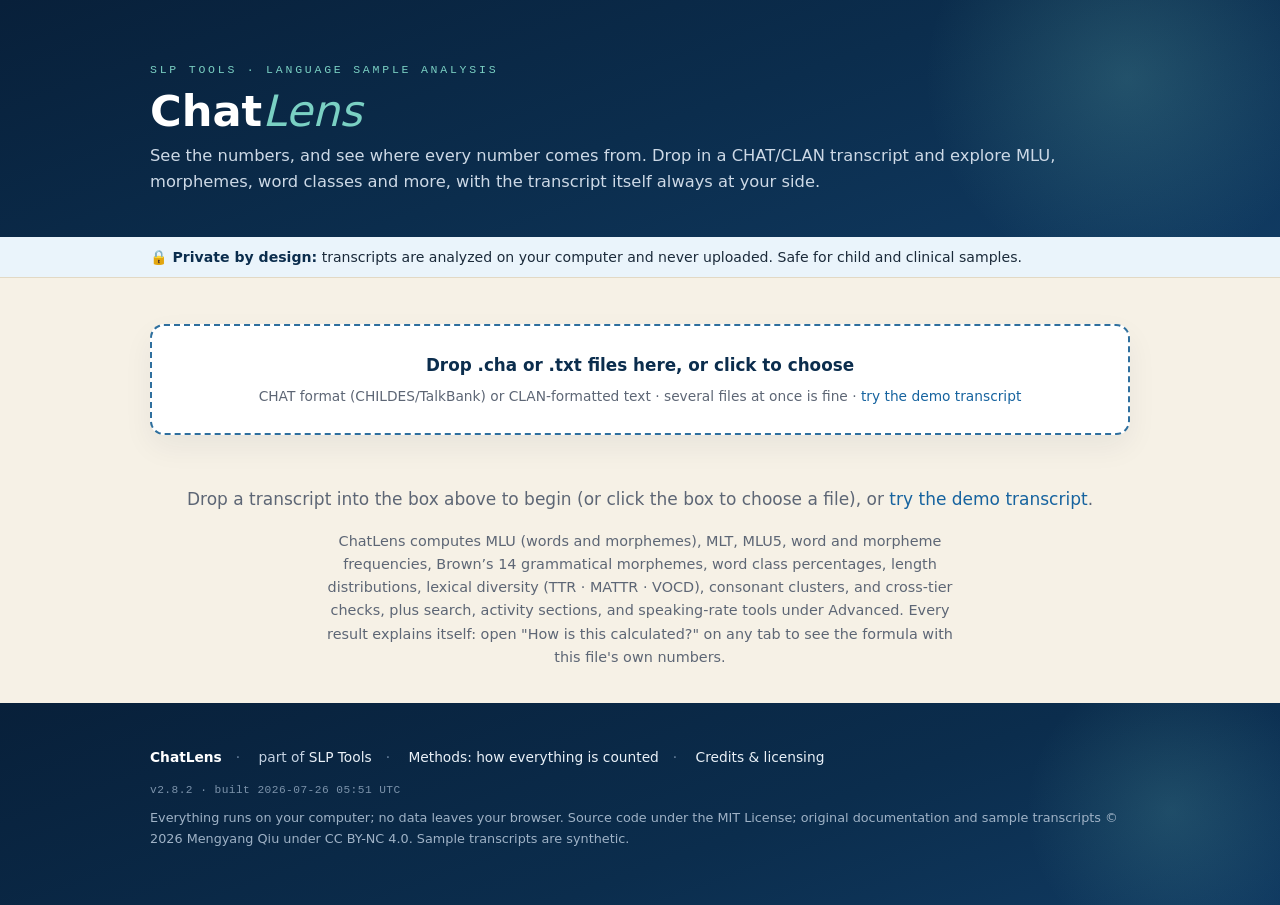
<file: chatlens/index.html>
<!doctype html>
<html lang="en">
  <head>
    <meta charset="UTF-8" />
    <link rel="icon" href="data:image/svg+xml,%3Csvg xmlns=%27http://www.w3.org/2000/svg%27 viewBox=%270 0 100 100%27%3E%3Ctext y=%27.9em%27 font-size=%2790%27%3E%F0%9F%94%8D%3C/text%3E%3C/svg%3E">
    <meta name="viewport" content="width=device-width, initial-scale=1.0" />
    <title>ChatLens: language sample analysis in your browser</title>
    <meta name="description" content="Analyze CHAT/CLAN transcripts (.cha) entirely in your browser: MLU, MLT, frequencies, Brown's morphemes, lexical diversity, and more. Your data never leaves your computer." />
    <script type="module" crossorigin src="./assets/index-BSQDYbHX.js"></script>
    <link rel="stylesheet" crossorigin href="./assets/index-CwXVmftE.css">
  </head>
  <body>
    <div id="root"></div>
  </body>
</html>
</file>
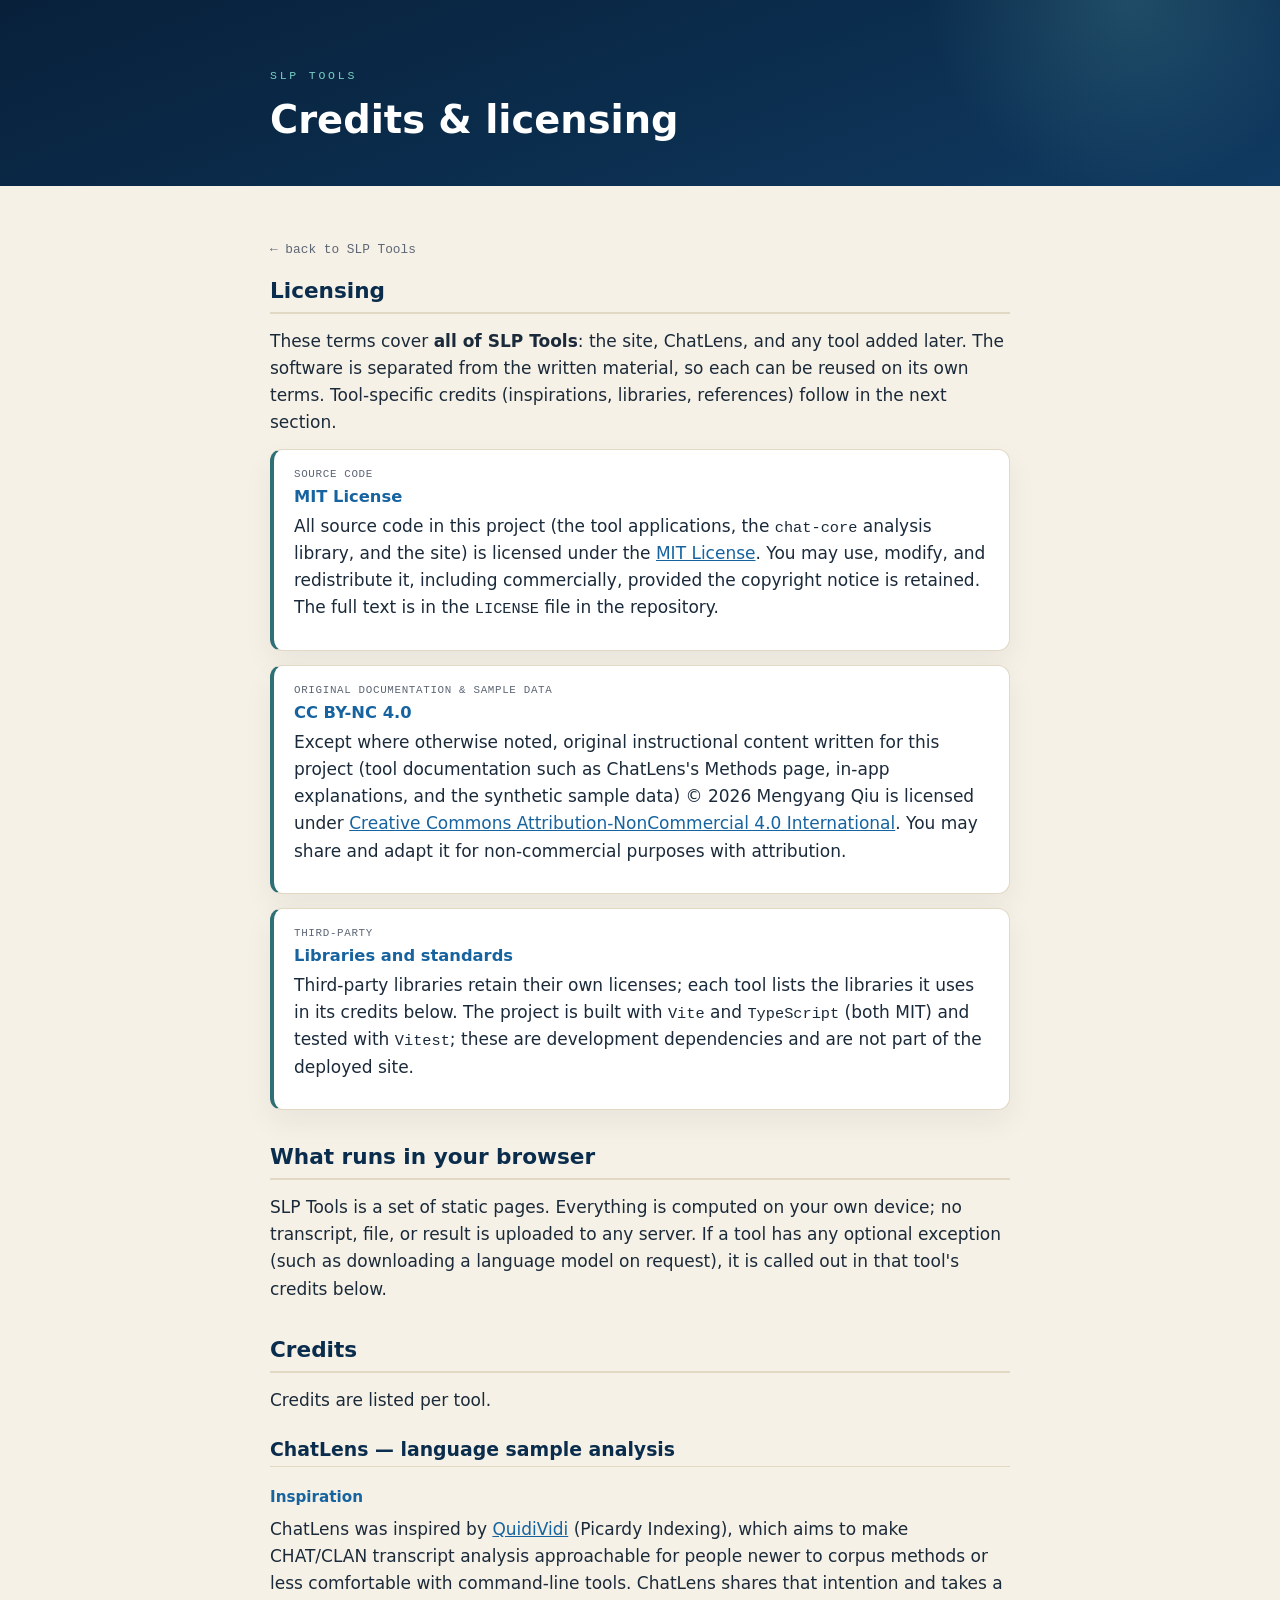
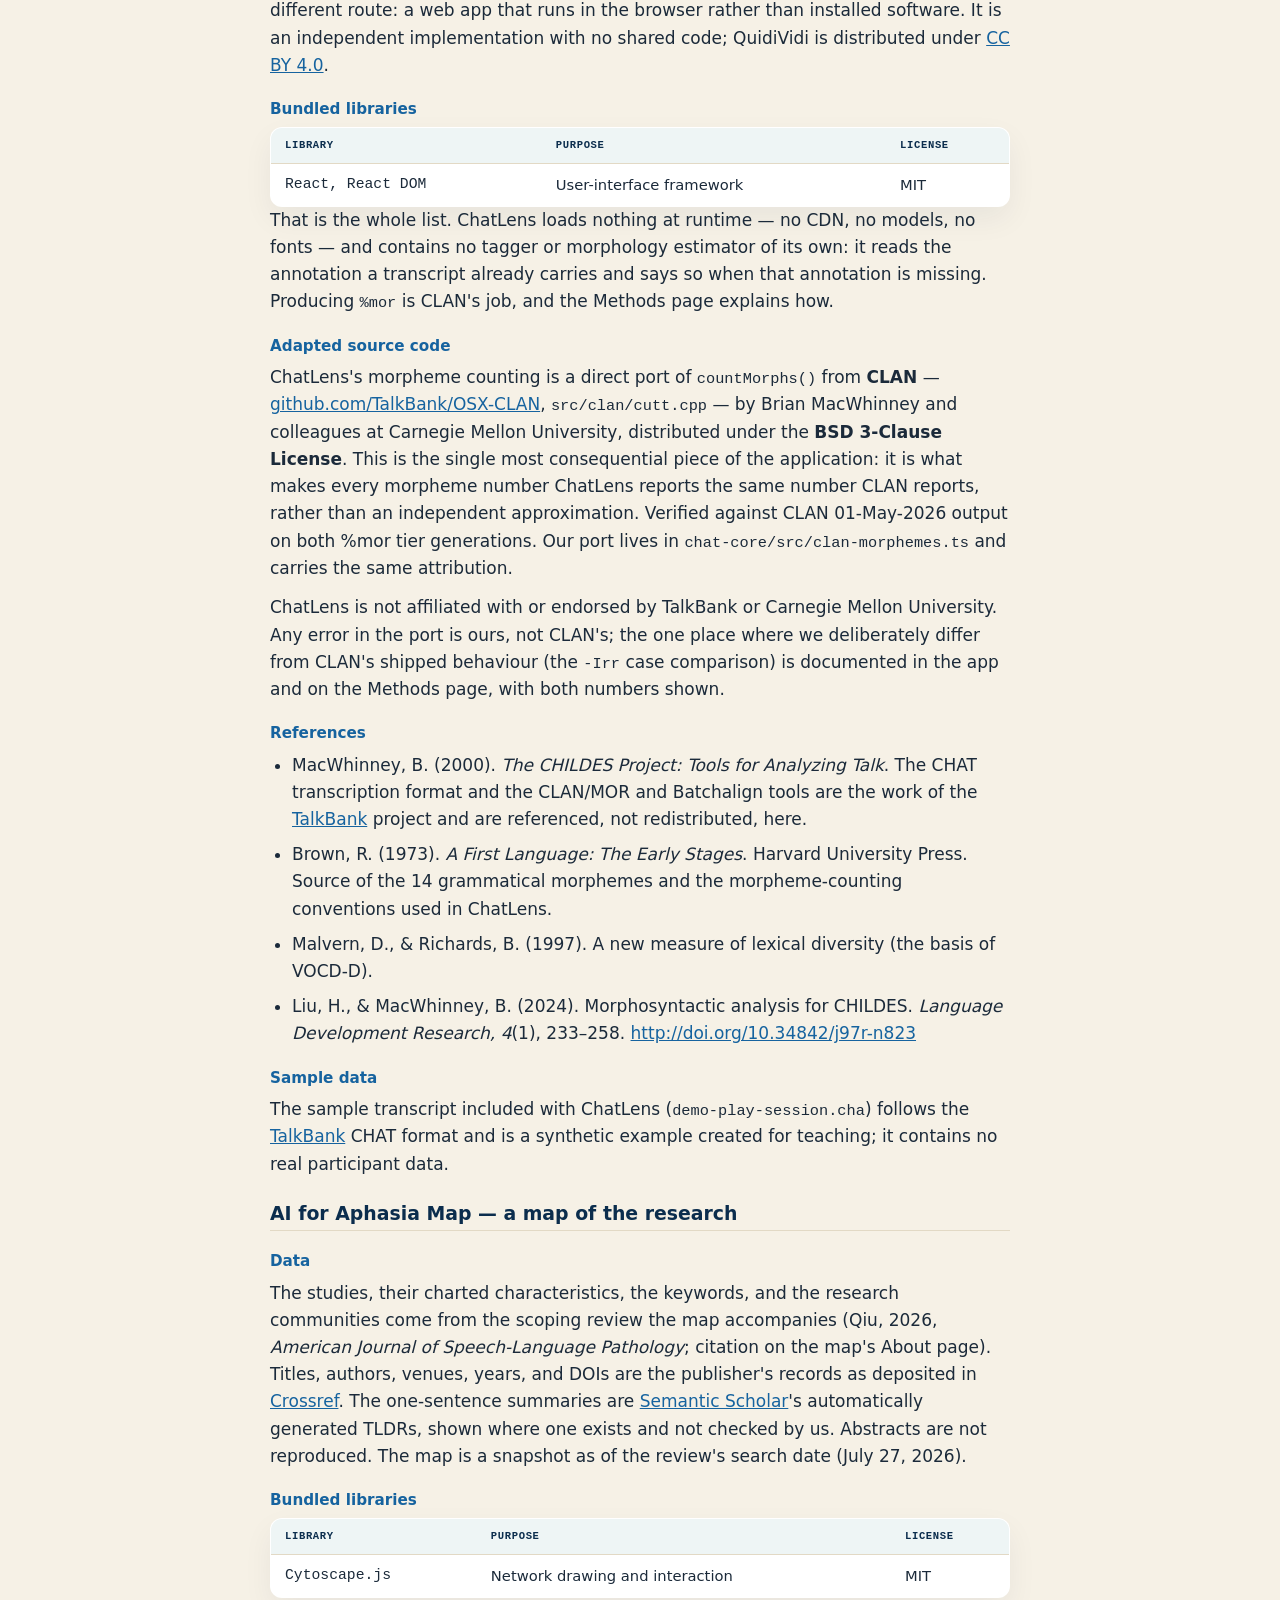
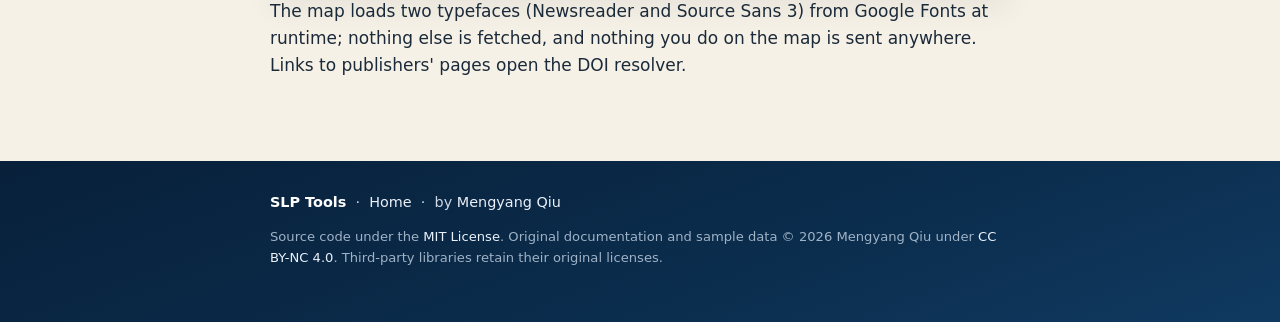
<file: credits.html>
<!DOCTYPE html>
<html lang="en">
<head>
<meta charset="utf-8">
<link rel="icon" href="data:image/svg+xml,%3Csvg xmlns=%27http://www.w3.org/2000/svg%27 viewBox=%270 0 100 100%27%3E%3Ctext y=%27.9em%27 font-size=%2790%27%3E%F0%9F%94%8D%3C/text%3E%3C/svg%3E">
<meta name="viewport" content="width=device-width, initial-scale=1">
<title>Credits and licensing · SLP Tools</title>
<meta name="description" content="Licensing and credits for SLP Tools: source code (MIT), original documentation and sample data (CC BY-NC 4.0), and third-party library notices.">
<style>
:root{
  --deep-navy:#08203a; --navy:#0B2D4D; --blue-navy:#16639f; --muted-blue:#2E6F9E;
  --light-blue:#EAF4FB; --paper:#F6F1E6; --line:#E2D9C5; --surface:#EEF5F5;
  --white:#FFFFFF; --ink:#1b2a3a; --muted:#5d6675; --amber:#dc9329; --teal:#2f7077; --coral:#c0573f;
  --shadow:0 12px 30px rgba(20,40,70,.06);
  --radius:14px; --maxw:820px;
  --disp:-apple-system,BlinkMacSystemFont,"Segoe UI",system-ui,Roboto,"Helvetica Neue",Arial,sans-serif;
  --mono:ui-monospace,"SF Mono",Menlo,Consolas,"Cascadia Code","Segoe UI Mono",monospace;
}
*{box-sizing:border-box}
body{margin:0;background:var(--paper);color:var(--ink);font-family:var(--disp);line-height:1.6;
  font-size:clamp(15px,14.5px + .2vw,17px);-webkit-font-smoothing:antialiased;
  min-height:100vh;display:flex;flex-direction:column}
main{flex:1}
h1,h2,h3{font-family:var(--disp);color:var(--navy);line-height:1.2;margin:0 0 .4em;font-weight:600}
a{color:var(--blue-navy)}
:focus-visible{outline:3px solid var(--teal);outline-offset:2px;border-radius:6px}
.container{max-width:var(--maxw);margin:0 auto;padding:0 clamp(18px,4vw,40px)}
.skip{position:absolute;left:-999px}.skip:focus{left:8px;top:8px;background:#fff;padding:8px 12px;border-radius:8px;z-index:9}

.site-header{position:relative;overflow:hidden;background:linear-gradient(160deg,#08203a,#0B2D4D 52%,#103a61);
  color:#eaf1f8;padding:clamp(34px,5vw,60px) 0 clamp(26px,4vw,42px)}
.site-header::after{content:"";position:absolute;right:-6%;bottom:-20%;width:min(48vw,460px);height:min(48vw,460px);
  background:radial-gradient(circle at 50% 50%,rgba(122,208,195,.18),transparent 62%);pointer-events:none}
.site-header .container{position:relative;z-index:1}
.site-header .eyebrow{display:inline-block;font-family:var(--mono);font-size:.72rem;letter-spacing:.24em;
  text-transform:uppercase;color:#7ad0c3;margin:0 0 12px}
.site-header .eyebrow a{color:#7ad0c3;text-decoration:none}
.site-header h1{color:#fff;font-size:clamp(1.7rem,1.2rem + 2.2vw,2.4rem);margin:0}

main{padding:clamp(28px,5vw,48px) 0}
section{margin:0 0 34px}
h2{font-size:1.35rem;border-bottom:2px solid var(--line);padding-bottom:8px;margin-bottom:14px}
h3{font-size:1.02rem;margin:18px 0 6px;color:var(--blue-navy)}
h3.tool-h{font-size:1.18rem;color:var(--navy);margin:24px 0 10px;padding-bottom:6px;border-bottom:1px solid var(--line)}
h4{font-family:var(--disp);font-size:.95rem;font-weight:600;margin:18px 0 6px;color:var(--blue-navy)}
p{margin:0 0 12px}
.lic-card{background:var(--white);border:1px solid var(--line);border-left:4px solid var(--teal);
  border-radius:12px;padding:16px 20px;box-shadow:var(--shadow);margin-bottom:14px}
.lic-card h3{margin-top:0}
.lic-card .tag{font-family:var(--mono);font-size:.68rem;letter-spacing:.06em;text-transform:uppercase;
  color:var(--muted);display:block;margin-bottom:4px}
ul{margin:0 0 12px;padding-left:22px}
li{margin:0 0 8px}
.mono{font-family:var(--mono);font-size:.9em}
.back{display:inline-block;margin-bottom:18px;font-family:var(--mono);font-size:.8rem;color:var(--muted);text-decoration:none}
.back:hover{color:var(--navy)}
table.tl{border-collapse:collapse;width:100%;font-size:.92rem;background:var(--white);border:1px solid var(--line);
  border-radius:12px;overflow:hidden;box-shadow:var(--shadow)}
table.tl th,table.tl td{text-align:left;padding:9px 14px;border-bottom:1px solid var(--line);vertical-align:top}
table.tl th{background:var(--surface);color:var(--navy);font-family:var(--mono);font-size:.66rem;
  letter-spacing:.06em;text-transform:uppercase}
table.tl tr:last-child td{border-bottom:0}
table.tl td.lib{font-family:var(--mono);white-space:nowrap}

.site-footer{position:relative;overflow:hidden;background:linear-gradient(160deg,#08203a,#0B2D4D 60%,#103a61);
  color:#cdd9e6;padding:30px 0 46px;margin-top:auto;font-size:.9rem}
.site-footer .container{position:relative;z-index:1}
.site-footer strong{color:#fff}
.site-footer a{color:#eaf1f8;text-decoration:none}
.site-footer a:hover{text-decoration:underline}
.foot-notice{font-size:.82rem;color:#9fb2c6;margin-top:8px}
</style>
</head>
<body>
<a class="skip" href="#main">Skip to content</a>

<header class="site-header">
  <div class="container">
    <span class="eyebrow"><a href="./">SLP Tools</a></span>
    <h1>Credits &amp; licensing</h1>
  </div>
</header>

<main id="main">
  <div class="container">
    <a class="back" href="./">&larr; back to SLP Tools</a>

    <section id="licensing">
      <h2>Licensing</h2>
      <p>These terms cover <b>all of SLP Tools</b>: the site, ChatLens, and any tool added later. The software is
         separated from the written material, so each can be reused on its own terms. Tool-specific credits
         (inspirations, libraries, references) follow in the next section.</p>

      <div class="lic-card">
        <span class="tag">Source code</span>
        <h3>MIT License</h3>
        <p>All source code in this project (the tool applications, the <span class="mono">chat-core</span>
           analysis library, and the site) is licensed under the
           <a href="https://opensource.org/licenses/MIT">MIT License</a>. You may use, modify, and redistribute it,
           including commercially, provided the copyright notice is retained. The full text is in the
           <span class="mono">LICENSE</span> file in the repository.</p>
      </div>

      <div class="lic-card">
        <span class="tag">Original documentation &amp; sample data</span>
        <h3>CC BY-NC 4.0</h3>
        <p>Except where otherwise noted, original instructional content written for this project (tool
           documentation such as ChatLens's Methods page, in-app explanations, and the synthetic sample data)
           &copy; 2026 Mengyang Qiu is licensed under
           <a href="https://creativecommons.org/licenses/by-nc/4.0/">Creative Commons Attribution-NonCommercial 4.0
           International</a>. You may share and adapt it for non-commercial purposes with attribution.</p>
      </div>

      <div class="lic-card">
        <span class="tag">Third-party</span>
        <h3>Libraries and standards</h3>
        <p>Third-party libraries retain their own licenses; each tool lists the libraries it uses in its credits
           below. The project is built with <span class="mono">Vite</span> and <span class="mono">TypeScript</span>
           (both MIT) and tested with <span class="mono">Vitest</span>; these are development dependencies and are
           not part of the deployed site.</p>
      </div>
    </section>

    <section>
      <h2>What runs in your browser</h2>
      <p>SLP Tools is a set of static pages. Everything is computed on your own device; no transcript, file, or
         result is uploaded to any server. If a tool has any optional exception (such as downloading a language
         model on request), it is called out in that tool's credits below.</p>
    </section>

    <section id="credits">
      <h2>Credits</h2>
      <p>Credits are listed per tool.</p>

      <h3 class="tool-h">ChatLens — language sample analysis</h3>

      <h4>Inspiration</h4>
      <p>ChatLens was inspired by <a href="https://picardy-indexing.ca/quidi/">QuidiVidi</a>
         (Picardy Indexing), which aims to make CHAT/CLAN transcript analysis approachable for people newer
         to corpus methods or less comfortable with command-line tools. ChatLens shares that intention and
         takes a different route: a web app that runs in the browser rather than installed software. It is
         an independent implementation with no shared code; QuidiVidi is distributed under
         <a href="https://creativecommons.org/licenses/by/4.0/">CC BY 4.0</a>.</p>

      <h4>Bundled libraries</h4>
      <table class="tl">
        <thead><tr><th>Library</th><th>Purpose</th><th>License</th></tr></thead>
        <tbody>
          <tr><td class="lib">React, React&nbsp;DOM</td><td>User-interface framework</td><td>MIT</td></tr>
        </tbody>
      </table>
      <p>That is the whole list. ChatLens loads nothing at runtime &mdash; no CDN, no models, no fonts &mdash;
         and contains no tagger or morphology estimator of its own: it reads the annotation a transcript
         already carries and says so when that annotation is missing. Producing <span class="mono">%mor</span>
         is CLAN's job, and the Methods page explains how.</p>

      <h4>Adapted source code</h4>
      <p>ChatLens's morpheme counting is a direct port of <span class="mono">countMorphs()</span> from
         <b>CLAN</b> &mdash; <a href="https://github.com/TalkBank/OSX-CLAN">github.com/TalkBank/OSX-CLAN</a>,
         <span class="mono">src/clan/cutt.cpp</span> &mdash; by Brian MacWhinney and colleagues at Carnegie
         Mellon University, distributed under the <b>BSD 3-Clause License</b>. This is the single most
         consequential piece of the application: it is what makes every morpheme number ChatLens reports the
         same number CLAN reports, rather than an independent approximation. Verified against CLAN 01-May-2026
         output on both %mor tier generations. Our port lives in
         <span class="mono">chat-core/src/clan-morphemes.ts</span> and carries the same attribution.</p>
      <p>ChatLens is not affiliated with or endorsed by TalkBank or Carnegie Mellon University. Any error in
         the port is ours, not CLAN's; the one place where we deliberately differ from CLAN's shipped
         behaviour (the <span class="mono">-Irr</span> case comparison) is documented in the app and on the
         Methods page, with both numbers shown.</p>

      <h4>References</h4>
      <ul>
        <li>MacWhinney, B. (2000). <em>The CHILDES Project: Tools for Analyzing Talk</em>. The CHAT transcription
            format and the CLAN/MOR and Batchalign tools are the work of the
            <a href="https://talkbank.org/">TalkBank</a> project and are referenced, not redistributed, here.</li>
        <li>Brown, R. (1973). <em>A First Language: The Early Stages</em>. Harvard University Press. Source of the 14
            grammatical morphemes and the morpheme-counting conventions used in ChatLens.</li>
        <li>Malvern, D., &amp; Richards, B. (1997). A new measure of lexical diversity (the basis of VOCD-D).</li>
        <li>Liu, H., &amp; MacWhinney, B. (2024). Morphosyntactic analysis for CHILDES.
            <em>Language Development Research, 4</em>(1), 233&ndash;258.
            <a href="http://doi.org/10.34842/j97r-n823">http://doi.org/10.34842/j97r-n823</a></li>
      </ul>

      <h4>Sample data</h4>
      <p>The sample transcript included with ChatLens (<span class="mono">demo-play-session.cha</span>)
         follows the <a href="https://talkbank.org/">TalkBank</a> CHAT format and is a synthetic example
         created for teaching; it contains no real participant data.</p>

      <h3 class="tool-h">AI for Aphasia Map — a map of the research</h3>

      <h4>Data</h4>
      <p>The studies, their charted characteristics, the keywords, and the research communities come from the
         scoping review the map accompanies (Qiu, 2026, <em>American Journal of Speech-Language Pathology</em>;
         citation on the map's About page). Titles, authors, venues, years, and DOIs are the publisher's records
         as deposited in <a href="https://www.crossref.org/">Crossref</a>. The one-sentence summaries are
         <a href="https://www.semanticscholar.org/">Semantic Scholar</a>'s automatically generated TLDRs, shown
         where one exists and not checked by us. Abstracts are not reproduced. The map is a snapshot as of the
         review's search date (July 27, 2026).</p>

      <h4>Bundled libraries</h4>
      <table class="tl">
        <thead><tr><th>Library</th><th>Purpose</th><th>License</th></tr></thead>
        <tbody>
          <tr><td class="lib">Cytoscape.js</td><td>Network drawing and interaction</td><td>MIT</td></tr>
        </tbody>
      </table>
      <p>The map loads two typefaces (Newsreader and Source Sans 3) from Google Fonts at runtime; nothing
         else is fetched, and nothing you do on the map is sent anywhere. Links to publishers' pages open
         the DOI resolver.</p>
    </section>
  </div>
</main>

<footer class="site-footer">
  <div class="container">
    <p class="foot-links"><strong>SLP Tools</strong> &nbsp;&middot;&nbsp; <a href="./">Home</a>
       &nbsp;&middot;&nbsp; by <a href="https://mengyang.dev">Mengyang Qiu</a></p>
    <p class="foot-notice">Source code under the <a href="https://opensource.org/licenses/MIT">MIT License</a>.
       Original documentation and sample data &copy; 2026 Mengyang Qiu under
       <a href="https://creativecommons.org/licenses/by-nc/4.0/">CC BY-NC 4.0</a>. Third-party libraries retain their original licenses.</p>
  </div>
</footer>

</body>
</html>
</file>
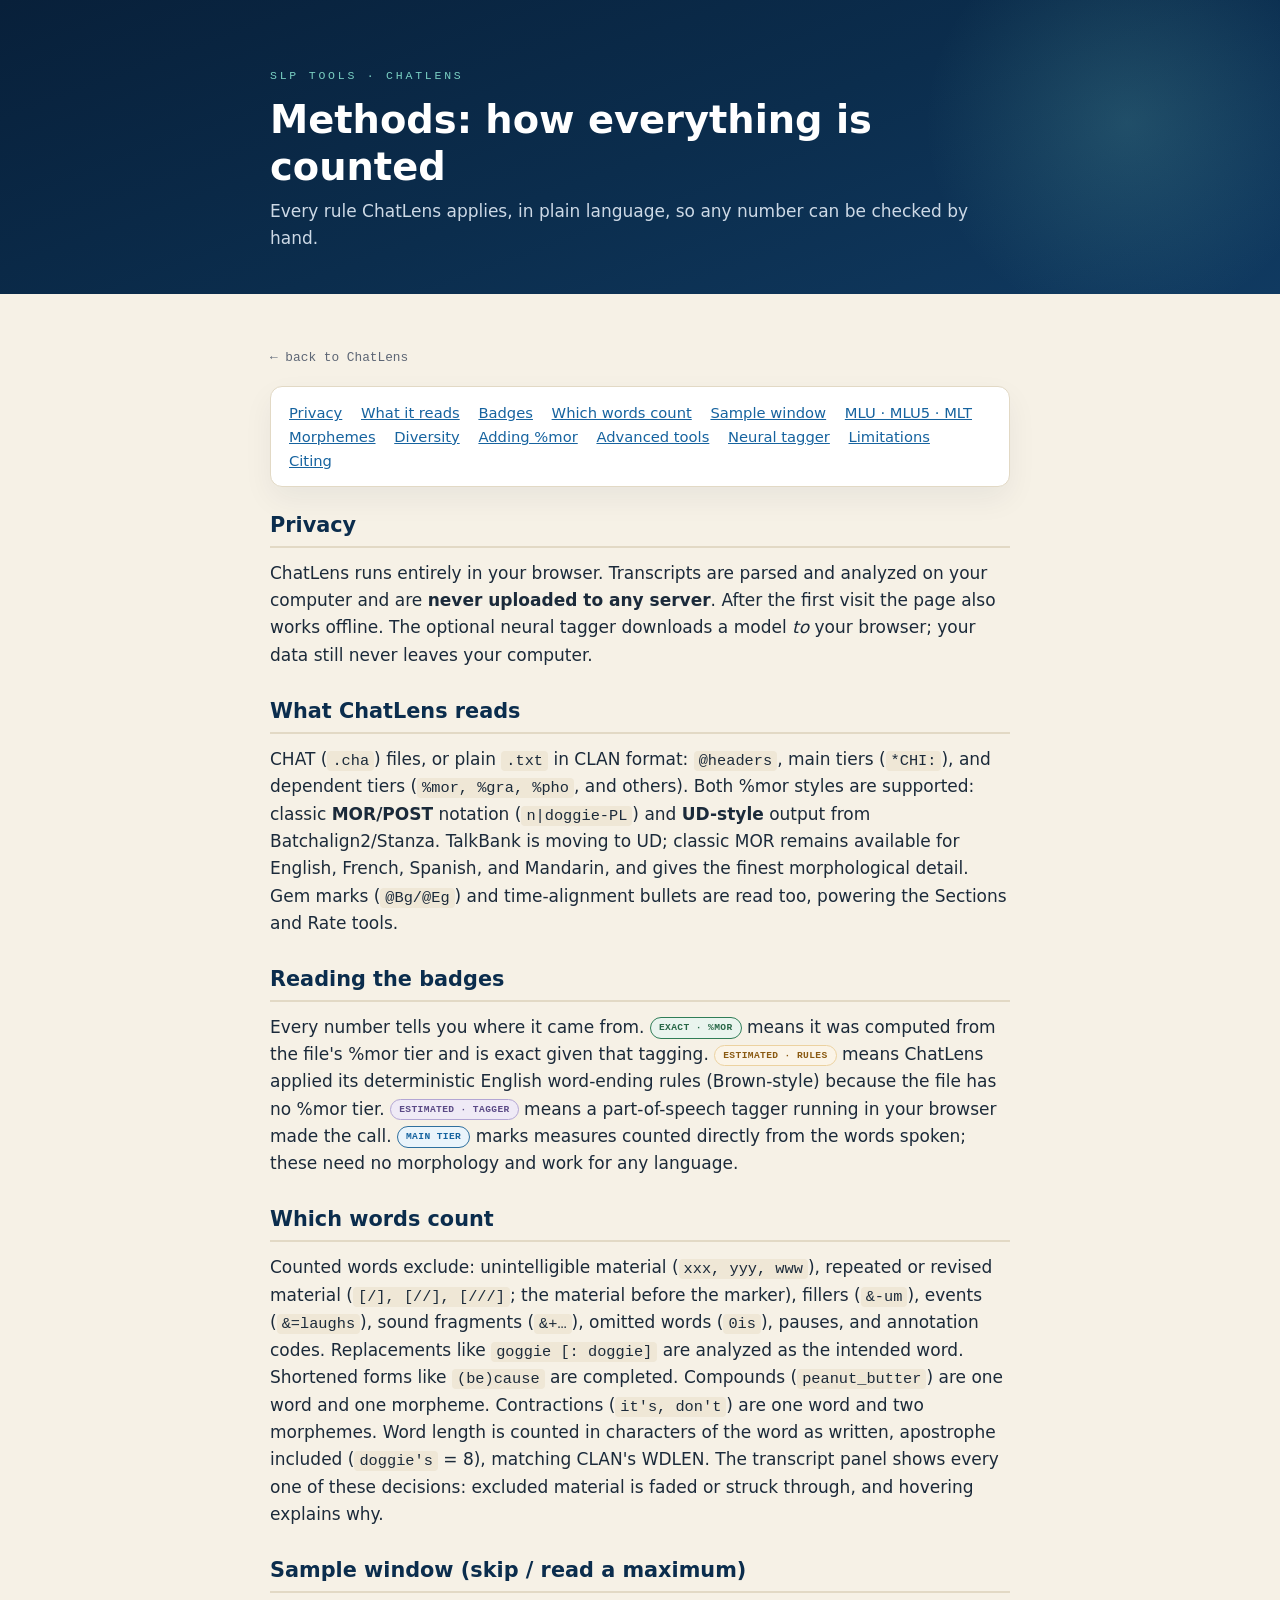
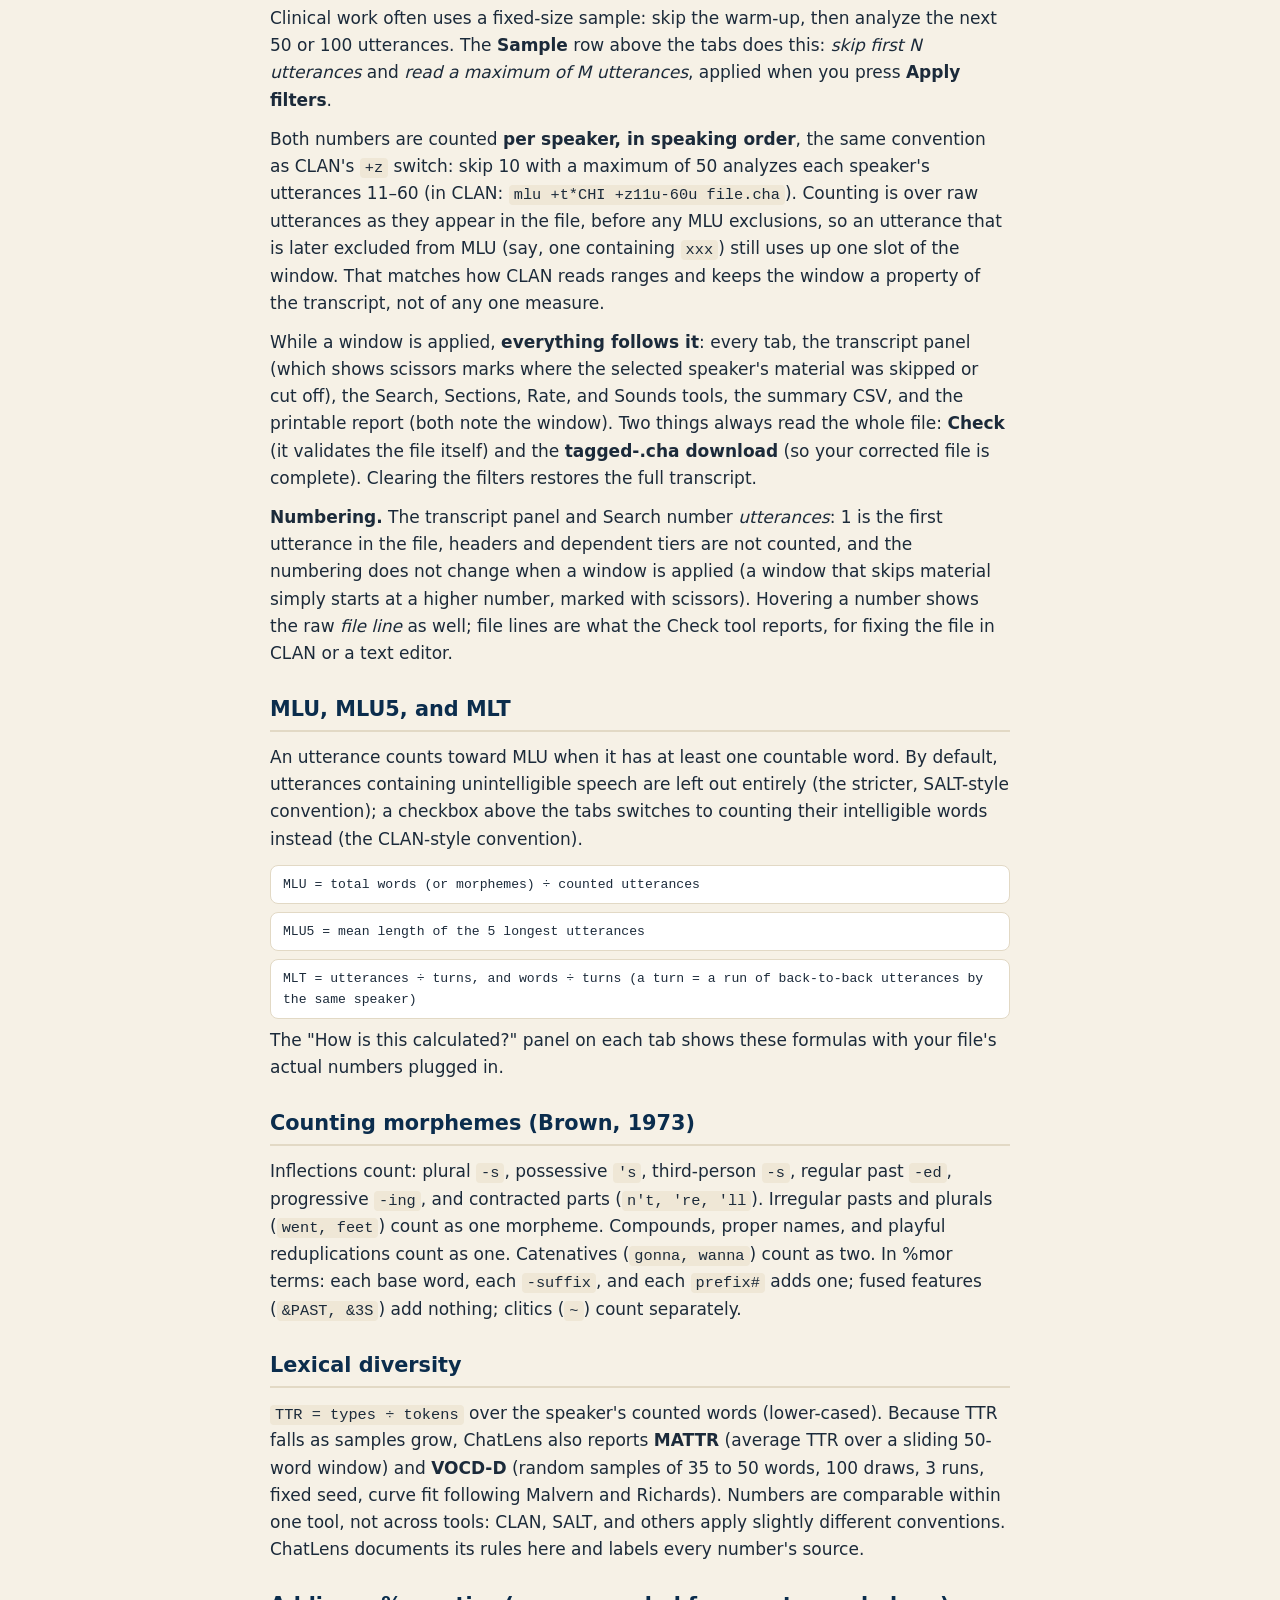
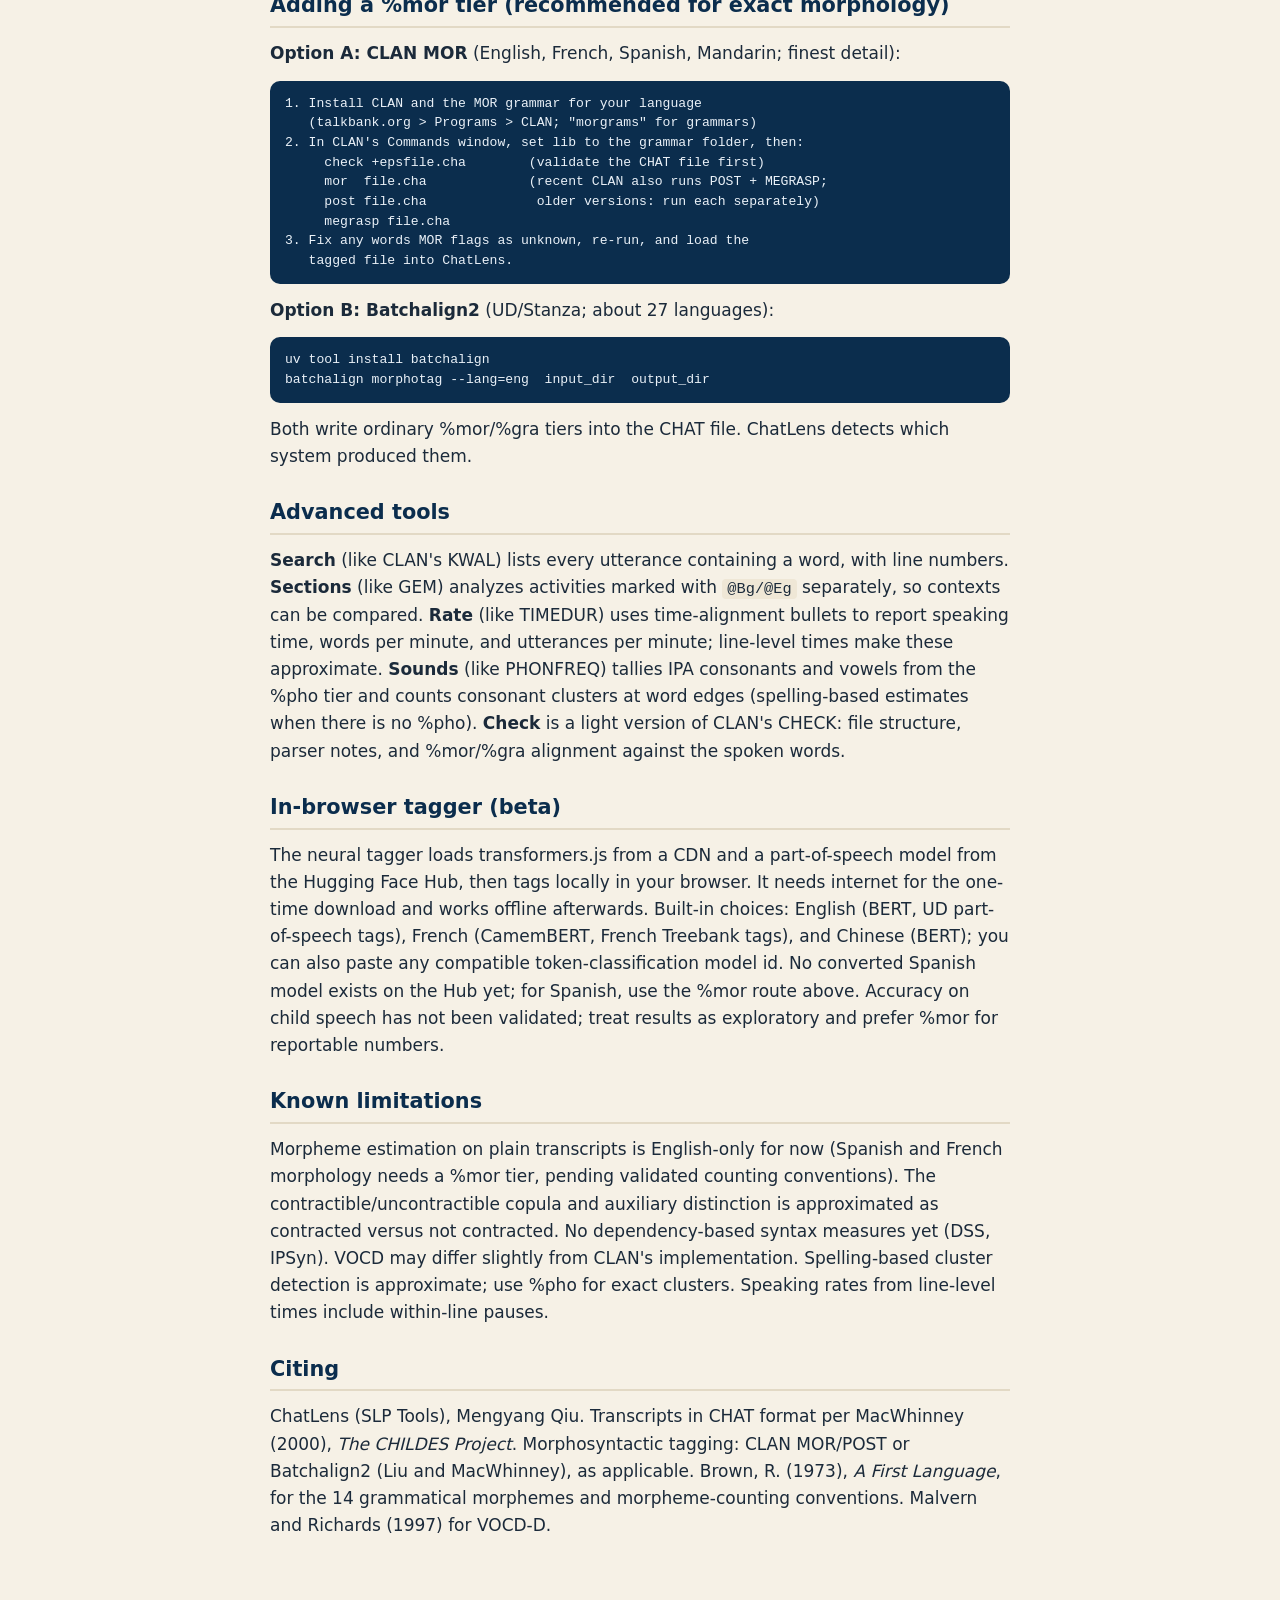
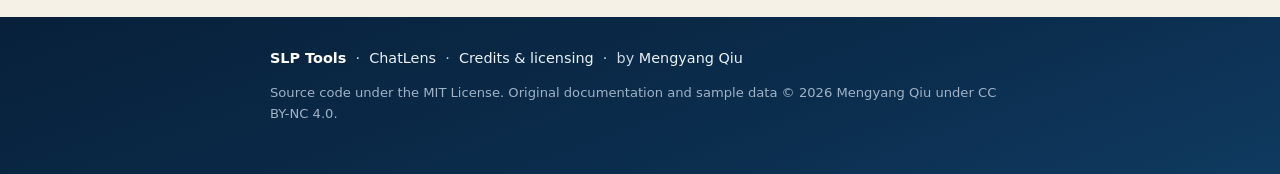
<file: methods.html>
<!DOCTYPE html>
<html lang="en">
<head>
<meta charset="utf-8">
<link rel="icon" href="data:image/svg+xml,%3Csvg xmlns=%27http://www.w3.org/2000/svg%27 viewBox=%270 0 100 100%27%3E%3Ctext y=%27.9em%27 font-size=%2790%27%3E%F0%9F%94%8D%3C/text%3E%3C/svg%3E">
<meta name="viewport" content="width=device-width, initial-scale=1">
<title>Methods · how ChatLens counts · SLP Tools</title>
<meta name="description" content="Every counting rule ChatLens uses: which words count, MLU/MLU5/MLT, Brown-style morpheme counting, lexical diversity, and how to add a %mor tier.">
<style>
:root{
  --deep-navy:#08203a; --navy:#0B2D4D; --blue-navy:#16639f; --muted-blue:#2E6F9E;
  --light-blue:#EAF4FB; --paper:#F6F1E6; --paper-2:#EFE7D6; --line:#E2D9C5;
  --white:#FFFFFF; --ink:#1b2a3a; --muted:#5d6675; --amber:#dc9329; --teal:#2f7077; --coral:#c0573f;
  --success:#E9F4EE; --success-border:#2f7d57; --warnb:#ECD2A0;
  --shadow:0 12px 30px rgba(20,40,70,.06);
  --radius:14px; --maxw:820px;
  --disp:-apple-system,BlinkMacSystemFont,"Segoe UI",system-ui,Roboto,"Helvetica Neue",Arial,sans-serif;
  --mono:ui-monospace,"SF Mono",Menlo,Consolas,"Cascadia Code","Segoe UI Mono",monospace;
}
*{box-sizing:border-box}
html{scroll-behavior:smooth}
body{margin:0;background:var(--paper);color:var(--ink);font-family:var(--disp);line-height:1.6;
  font-size:clamp(15px,14.5px + .2vw,17px);-webkit-font-smoothing:antialiased;
  min-height:100vh;display:flex;flex-direction:column}
h1,h2,h3{font-family:var(--disp);color:var(--navy);line-height:1.2;margin:0 0 .4em;font-weight:600}
a{color:var(--blue-navy)}
:focus-visible{outline:3px solid var(--teal);outline-offset:2px;border-radius:6px}
.container{max-width:var(--maxw);margin:0 auto;padding:0 clamp(18px,4vw,40px)}
.skip{position:absolute;left:-999px}.skip:focus{left:8px;top:8px;background:#fff;padding:8px 12px;border-radius:8px;z-index:9}

.site-header{position:relative;overflow:hidden;background:linear-gradient(160deg,#08203a,#0B2D4D 52%,#103a61);
  color:#eaf1f8;padding:clamp(34px,5vw,60px) 0 clamp(26px,4vw,42px)}
.site-header::after{content:"";position:absolute;right:-6%;bottom:-20%;width:min(48vw,460px);height:min(48vw,460px);
  background:radial-gradient(circle at 50% 50%,rgba(122,208,195,.18),transparent 62%);pointer-events:none}
.site-header .container{position:relative;z-index:1}
.site-header .eyebrow{display:inline-block;font-family:var(--mono);font-size:.72rem;letter-spacing:.24em;
  text-transform:uppercase;color:#7ad0c3;margin:0 0 12px}
.site-header .eyebrow a{color:#7ad0c3;text-decoration:none}
.site-header h1{color:#fff;font-size:clamp(1.7rem,1.2rem + 2.2vw,2.4rem);margin:0}
.site-header .sub{color:#cdd9e6;margin:8px 0 0}

main{padding:clamp(28px,5vw,48px) 0;flex:1}
section{margin:0 0 30px}
h2{font-size:1.3rem;border-bottom:2px solid var(--line);padding-bottom:8px;margin-bottom:12px}
p{margin:0 0 12px}
.mono{font-family:var(--mono);font-size:.9em;background:var(--paper-2);padding:1px 5px;border-radius:4px}
.back{display:inline-block;margin-bottom:18px;font-family:var(--mono);font-size:.8rem;color:var(--muted);text-decoration:none}
.back:hover{color:var(--navy)}
pre{background:var(--navy);color:#eaf1f8;border-radius:10px;padding:13px 15px;overflow:auto;
  font-size:.82rem;font-family:var(--mono);line-height:1.5}
.badge{display:inline-flex;align-items:center;gap:5px;font-family:var(--mono);font-size:.6rem;font-weight:700;
  letter-spacing:.04em;text-transform:uppercase;border-radius:999px;padding:2px 8px;vertical-align:middle;border:1px solid}
.badge.mor{background:var(--success);color:#276646;border-color:var(--success-border)}
.badge.rules{background:#fbf4e7;color:#8a5a12;border-color:var(--warnb)}
.badge.tagger{background:#efeaf6;color:#5a4a86;border-color:#b3a6d4}
.badge.surface{background:var(--light-blue);color:var(--blue-navy);border-color:var(--muted-blue)}
.formula{font-family:var(--mono);font-size:.82rem;background:var(--white);border:1px solid var(--line);
  border-radius:8px;padding:8px 12px;margin:8px 0}
.toc{background:var(--white);border:1px solid var(--line);border-radius:12px;box-shadow:var(--shadow);
  padding:14px 18px;margin-bottom:26px;font-size:.92rem}
.toc a{margin-right:14px;white-space:nowrap;display:inline-block}

.site-footer{position:relative;overflow:hidden;background:linear-gradient(160deg,#08203a,#0B2D4D 60%,#103a61);
  color:#cdd9e6;padding:30px 0 46px;margin-top:auto;font-size:.9rem}
.site-footer .container{position:relative;z-index:1}
.site-footer strong{color:#fff}
.site-footer a{color:#eaf1f8;text-decoration:none}
.site-footer a:hover{text-decoration:underline}
.foot-notice{font-size:.82rem;color:#9fb2c6;margin-top:8px}
</style>
</head>
<body>
<a class="skip" href="#main">Skip to content</a>

<header class="site-header">
  <div class="container">
    <span class="eyebrow"><a href="./">SLP Tools</a> · ChatLens</span>
    <h1>Methods: how everything is counted</h1>
    <p class="sub">Every rule ChatLens applies, in plain language, so any number can be checked by hand.</p>
  </div>
</header>

<main id="main">
  <div class="container">
    <a class="back" href="./chatlens/">&larr; back to ChatLens</a>

    <nav class="toc" aria-label="On this page">
      <a href="#privacy">Privacy</a> <a href="#reads">What it reads</a> <a href="#badges">Badges</a>
      <a href="#words">Which words count</a> <a href="#window">Sample window</a> <a href="#mlu">MLU · MLU5 · MLT</a> <a href="#morphemes">Morphemes</a>
      <a href="#diversity">Diversity</a> <a href="#mor">Adding %mor</a> <a href="#advanced">Advanced tools</a>
      <a href="#tagger">Neural tagger</a> <a href="#limits">Limitations</a> <a href="#citing">Citing</a>
    </nav>

    <section id="privacy">
      <h2>Privacy</h2>
      <p>ChatLens runs entirely in your browser. Transcripts are parsed and analyzed on your computer and are
      <b>never uploaded to any server</b>. After the first visit the page also works offline. The optional
      neural tagger downloads a model <i>to</i> your browser; your data still never leaves your computer.</p>
    </section>

    <section id="reads">
      <h2>What ChatLens reads</h2>
      <p>CHAT (<span class="mono">.cha</span>) files, or plain <span class="mono">.txt</span> in CLAN format:
      <span class="mono">@headers</span>, main tiers (<span class="mono">*CHI:</span>), and dependent tiers
      (<span class="mono">%mor, %gra, %pho</span>, and others). Both %mor styles are supported: classic
      <b>MOR/POST</b> notation (<span class="mono">n|doggie-PL</span>) and <b>UD-style</b> output from
      Batchalign2/Stanza. TalkBank is moving to UD; classic MOR remains available for English, French,
      Spanish, and Mandarin, and gives the finest morphological detail. Gem marks
      (<span class="mono">@Bg/@Eg</span>) and time-alignment bullets are read too, powering the Sections and
      Rate tools.</p>
    </section>

    <section id="badges">
      <h2>Reading the badges</h2>
      <p>Every number tells you where it came from.
      <span class="badge mor">exact · %mor</span> means it was computed from the file's %mor tier and is exact
      given that tagging. <span class="badge rules">estimated · rules</span> means ChatLens applied its
      deterministic English word-ending rules (Brown-style) because the file has no %mor tier.
      <span class="badge tagger">estimated · tagger</span> means a part-of-speech tagger running in your browser
      made the call. <span class="badge surface">main tier</span> marks measures counted directly from the words
      spoken; these need no morphology and work for any language.</p>
    </section>

    <section id="words">
      <h2>Which words count</h2>
      <p>Counted words exclude: unintelligible material (<span class="mono">xxx, yyy, www</span>), repeated or
      revised material (<span class="mono">[/], [//], [///]</span>; the material before the marker), fillers
      (<span class="mono">&amp;-um</span>), events (<span class="mono">&amp;=laughs</span>), sound fragments
      (<span class="mono">&amp;+…</span>), omitted words (<span class="mono">0is</span>), pauses, and annotation
      codes. Replacements like <span class="mono">goggie [: doggie]</span> are analyzed as the intended word.
      Shortened forms like <span class="mono">(be)cause</span> are completed. Compounds
      (<span class="mono">peanut_butter</span>) are one word and one morpheme. Contractions
      (<span class="mono">it's, don't</span>) are one word and two morphemes. Word length is counted in
      characters of the word as written, apostrophe included (<span class="mono">doggie's</span> = 8),
      matching CLAN's WDLEN. The transcript panel shows every
      one of these decisions: excluded material is faded or struck through, and hovering explains why.</p>
    </section>

    <section id="window">
      <h2>Sample window (skip / read a maximum)</h2>
      <p>Clinical work often uses a fixed-size sample: skip the warm-up, then analyze the next 50 or 100
      utterances. The <b>Sample</b> row above the tabs does this: <i>skip first N utterances</i> and
      <i>read a maximum of M utterances</i>, applied when you press <b>Apply filters</b>.</p>
      <p>Both numbers are counted <b>per speaker, in speaking order</b>, the same convention as CLAN's
      <span class="mono">+z</span> switch: skip 10 with a maximum of 50 analyzes each speaker's utterances
      11–60 (in CLAN: <span class="mono">mlu +t*CHI +z11u-60u file.cha</span>). Counting is over raw
      utterances as they appear in the file, before any MLU exclusions, so an utterance that is later
      excluded from MLU (say, one containing <span class="mono">xxx</span>) still uses up one slot of the
      window. That matches how CLAN reads ranges and keeps the window a property of the transcript, not of
      any one measure.</p>
      <p>While a window is applied, <b>everything follows it</b>: every tab, the transcript panel (which
      shows scissors marks where the selected speaker's material was skipped or cut off), the Search,
      Sections, Rate, and Sounds tools, the summary CSV, and the printable report (both note the window).
      Two things always read the whole file: <b>Check</b> (it validates the file itself) and the
      <b>tagged-.cha download</b> (so your corrected file is complete). Clearing the filters restores the
      full transcript.</p>
      <p><b>Numbering.</b> The transcript panel and Search number <i>utterances</i>: 1 is the first
      utterance in the file, headers and dependent tiers are not counted, and the numbering does not change
      when a window is applied (a window that skips material simply starts at a higher number, marked with
      scissors). Hovering a number shows the raw <i>file line</i> as well; file lines are what the Check
      tool reports, for fixing the file in CLAN or a text editor.</p>
    </section>

    <section id="mlu">
      <h2>MLU, MLU5, and MLT</h2>
      <p>An utterance counts toward MLU when it has at least one countable word. By default, utterances
      containing unintelligible speech are left out entirely (the stricter, SALT-style convention); a checkbox
      above the tabs switches to counting their intelligible words instead (the CLAN-style convention).</p>
      <p class="formula">MLU = total words (or morphemes) ÷ counted utterances</p>
      <p class="formula">MLU5 = mean length of the 5 longest utterances</p>
      <p class="formula">MLT = utterances ÷ turns, and words ÷ turns (a turn = a run of back-to-back utterances by the same speaker)</p>
      <p>The "How is this calculated?" panel on each tab shows these formulas with your file's actual numbers
      plugged in.</p>
    </section>

    <section id="morphemes">
      <h2>Counting morphemes (Brown, 1973)</h2>
      <p>Inflections count: plural <span class="mono">-s</span>, possessive <span class="mono">'s</span>,
      third-person <span class="mono">-s</span>, regular past <span class="mono">-ed</span>, progressive
      <span class="mono">-ing</span>, and contracted parts (<span class="mono">n't, 're, 'll</span>).
      Irregular pasts and plurals (<span class="mono">went, feet</span>) count as one morpheme. Compounds,
      proper names, and playful reduplications count as one. Catenatives (<span class="mono">gonna, wanna</span>)
      count as two. In %mor terms: each base word, each <span class="mono">-suffix</span>, and each
      <span class="mono">prefix#</span> adds one; fused features (<span class="mono">&amp;PAST, &amp;3S</span>)
      add nothing; clitics (<span class="mono">~</span>) count separately.</p>
    </section>

    <section id="diversity">
      <h2>Lexical diversity</h2>
      <p><span class="mono">TTR = types ÷ tokens</span> over the speaker's counted words (lower-cased). Because
      TTR falls as samples grow, ChatLens also reports <b>MATTR</b> (average TTR over a sliding 50-word window)
      and <b>VOCD-D</b> (random samples of 35 to 50 words, 100 draws, 3 runs, fixed seed, curve fit following
      Malvern and Richards). Numbers are comparable within one tool, not across tools: CLAN, SALT, and others
      apply slightly different conventions. ChatLens documents its rules here and labels every number's source.</p>
    </section>

    <section id="mor">
      <h2>Adding a %mor tier (recommended for exact morphology)</h2>
      <p><b>Option A: CLAN MOR</b> (English, French, Spanish, Mandarin; finest detail):</p>
      <pre>1. Install CLAN and the MOR grammar for your language
   (talkbank.org &gt; Programs &gt; CLAN; "morgrams" for grammars)
2. In CLAN's Commands window, set lib to the grammar folder, then:
     check +epsfile.cha        (validate the CHAT file first)
     mor  file.cha             (recent CLAN also runs POST + MEGRASP;
     post file.cha              older versions: run each separately)
     megrasp file.cha
3. Fix any words MOR flags as unknown, re-run, and load the
   tagged file into ChatLens.</pre>
      <p><b>Option B: Batchalign2</b> (UD/Stanza; about 27 languages):</p>
      <pre>uv tool install batchalign
batchalign morphotag --lang=eng  input_dir  output_dir</pre>
      <p>Both write ordinary %mor/%gra tiers into the CHAT file. ChatLens detects which system produced them.</p>
    </section>

    <section id="advanced">
      <h2>Advanced tools</h2>
      <p><b>Search</b> (like CLAN's KWAL) lists every utterance containing a word, with line numbers.
      <b>Sections</b> (like GEM) analyzes activities marked with <span class="mono">@Bg/@Eg</span> separately,
      so contexts can be compared. <b>Rate</b> (like TIMEDUR) uses time-alignment bullets to report speaking
      time, words per minute, and utterances per minute; line-level times make these approximate. <b>Sounds</b>
      (like PHONFREQ) tallies IPA consonants and vowels from the %pho tier and counts consonant clusters at word
      edges (spelling-based estimates when there is no %pho). <b>Check</b> is a light version of CLAN's CHECK:
      file structure, parser notes, and %mor/%gra alignment against the spoken words.</p>
    </section>

    <section id="tagger">
      <h2>In-browser tagger (beta)</h2>
      <p>The neural tagger loads transformers.js from a CDN and a part-of-speech model from the Hugging Face
      Hub, then tags locally in your browser. It needs internet for the one-time download and works offline
      afterwards. Built-in choices: English (BERT, UD part-of-speech tags), French (CamemBERT, French Treebank
      tags), and Chinese (BERT); you can also paste any compatible token-classification model id. No converted
      Spanish model exists on the Hub yet; for Spanish, use the %mor route above. Accuracy on child speech has
      not been validated; treat results as exploratory and prefer %mor for reportable numbers.</p>
    </section>

    <section id="limits">
      <h2>Known limitations</h2>
      <p>Morpheme estimation on plain transcripts is English-only for now (Spanish and French morphology needs a
      %mor tier, pending validated counting conventions). The contractible/uncontractible copula and auxiliary
      distinction is approximated as contracted versus not contracted. No dependency-based syntax measures yet
      (DSS, IPSyn). VOCD may differ slightly from CLAN's implementation. Spelling-based cluster detection is
      approximate; use %pho for exact clusters. Speaking rates from line-level times include within-line pauses.</p>
    </section>

    <section id="citing">
      <h2>Citing</h2>
      <p>ChatLens (SLP Tools), Mengyang Qiu. Transcripts in CHAT format per MacWhinney (2000),
      <i>The CHILDES Project</i>. Morphosyntactic tagging: CLAN MOR/POST or Batchalign2 (Liu and MacWhinney),
      as applicable. Brown, R. (1973), <i>A First Language</i>, for the 14 grammatical morphemes and
      morpheme-counting conventions. Malvern and Richards (1997) for VOCD-D.</p>
    </section>
  </div>
</main>

<footer class="site-footer">
  <div class="container">
    <p class="foot-links"><strong>SLP Tools</strong> &nbsp;&middot;&nbsp; <a href="./chatlens/">ChatLens</a>
       &nbsp;&middot;&nbsp; <a href="credits.html">Credits &amp; licensing</a>
       &nbsp;&middot;&nbsp; by <a href="https://mengyang.dev">Mengyang Qiu</a></p>
    <p class="foot-notice">Source code under the MIT License. Original documentation and sample data
       &copy; 2026 Mengyang Qiu under CC BY-NC 4.0.</p>
  </div>
</footer>

</body>
</html>
</file>
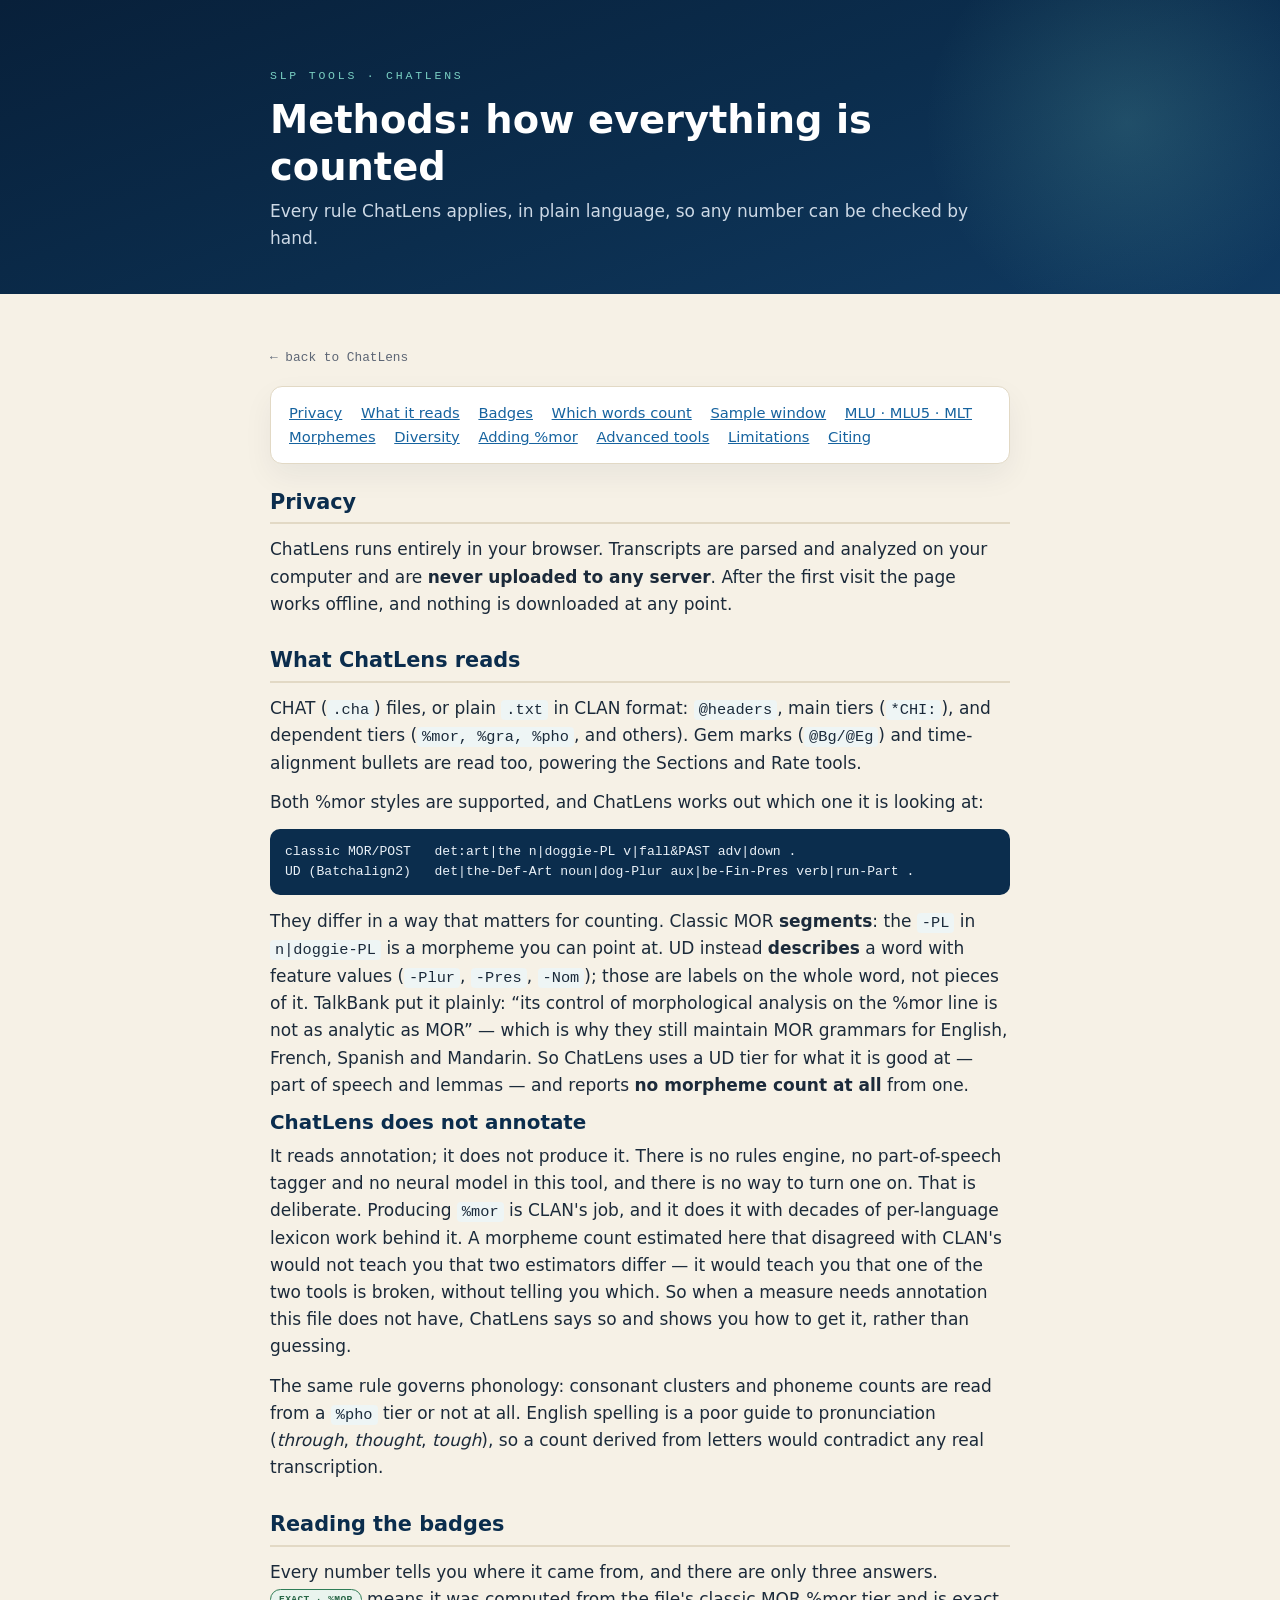
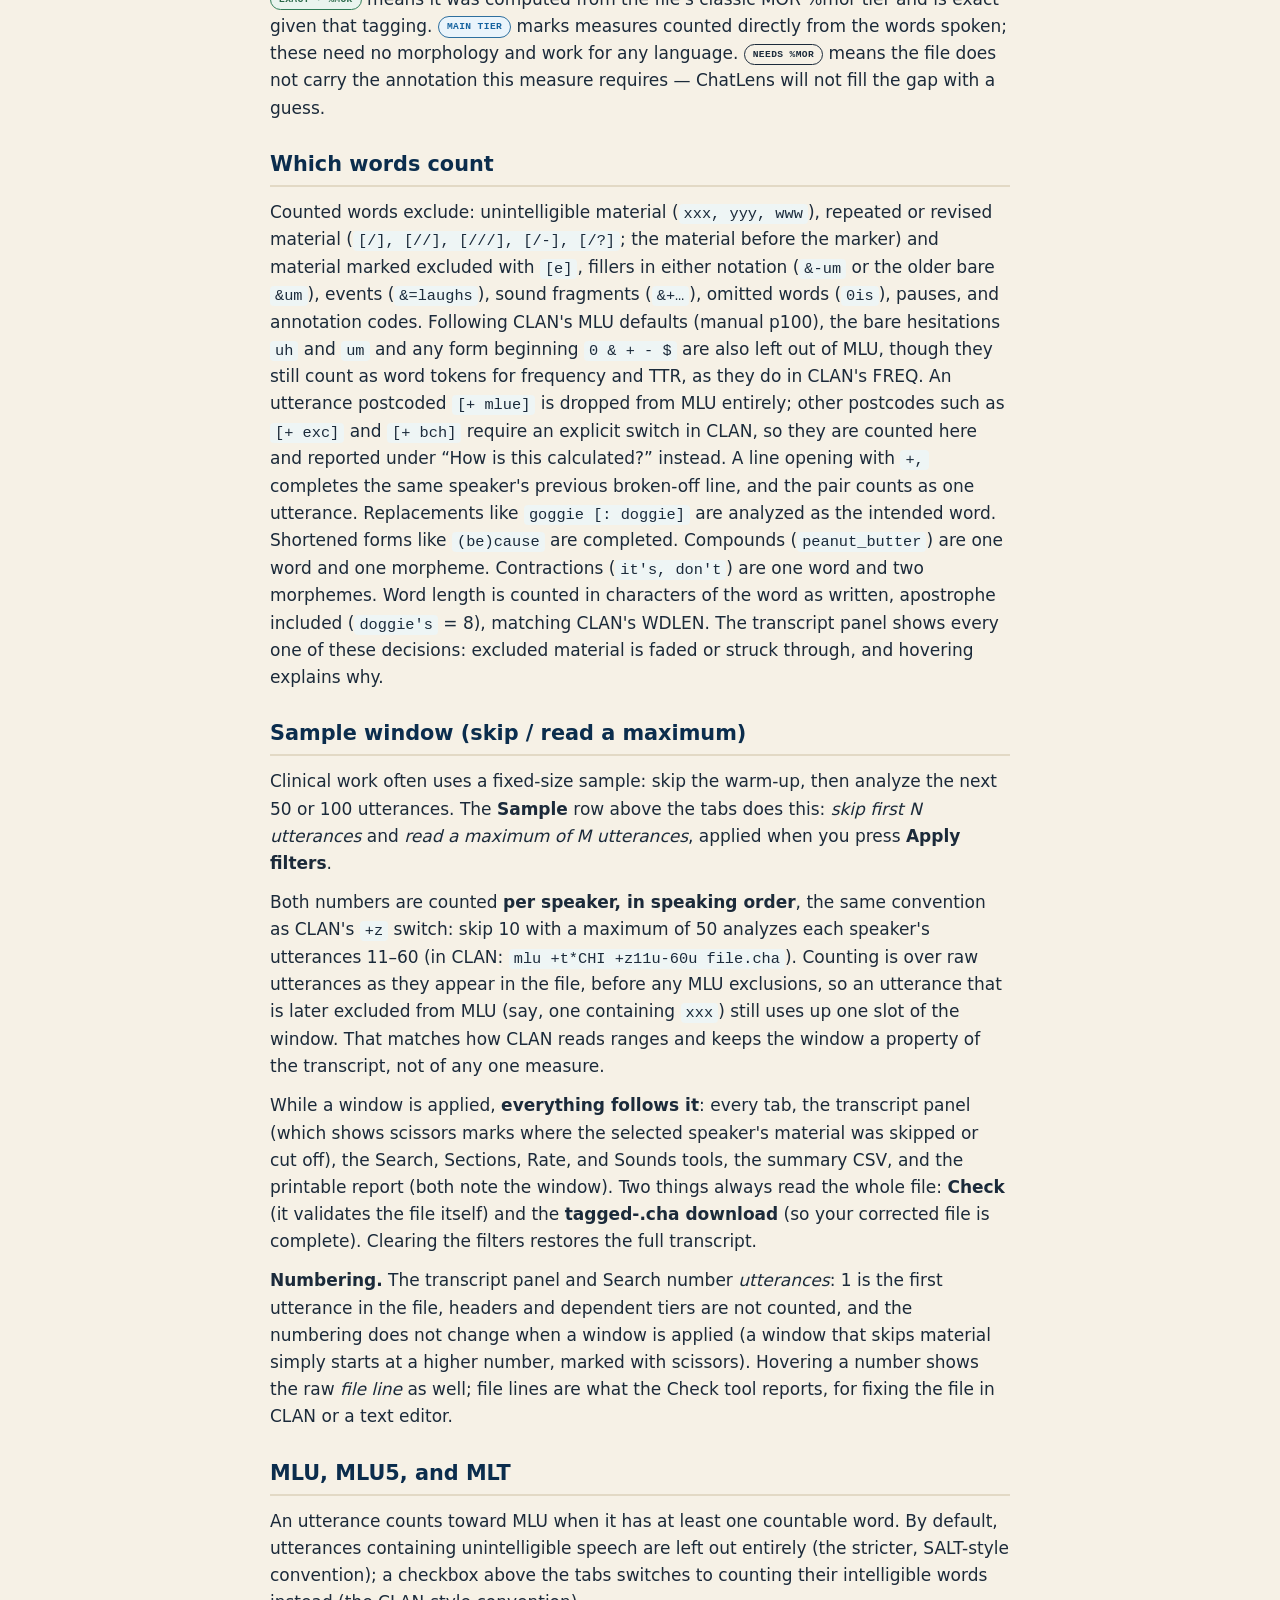
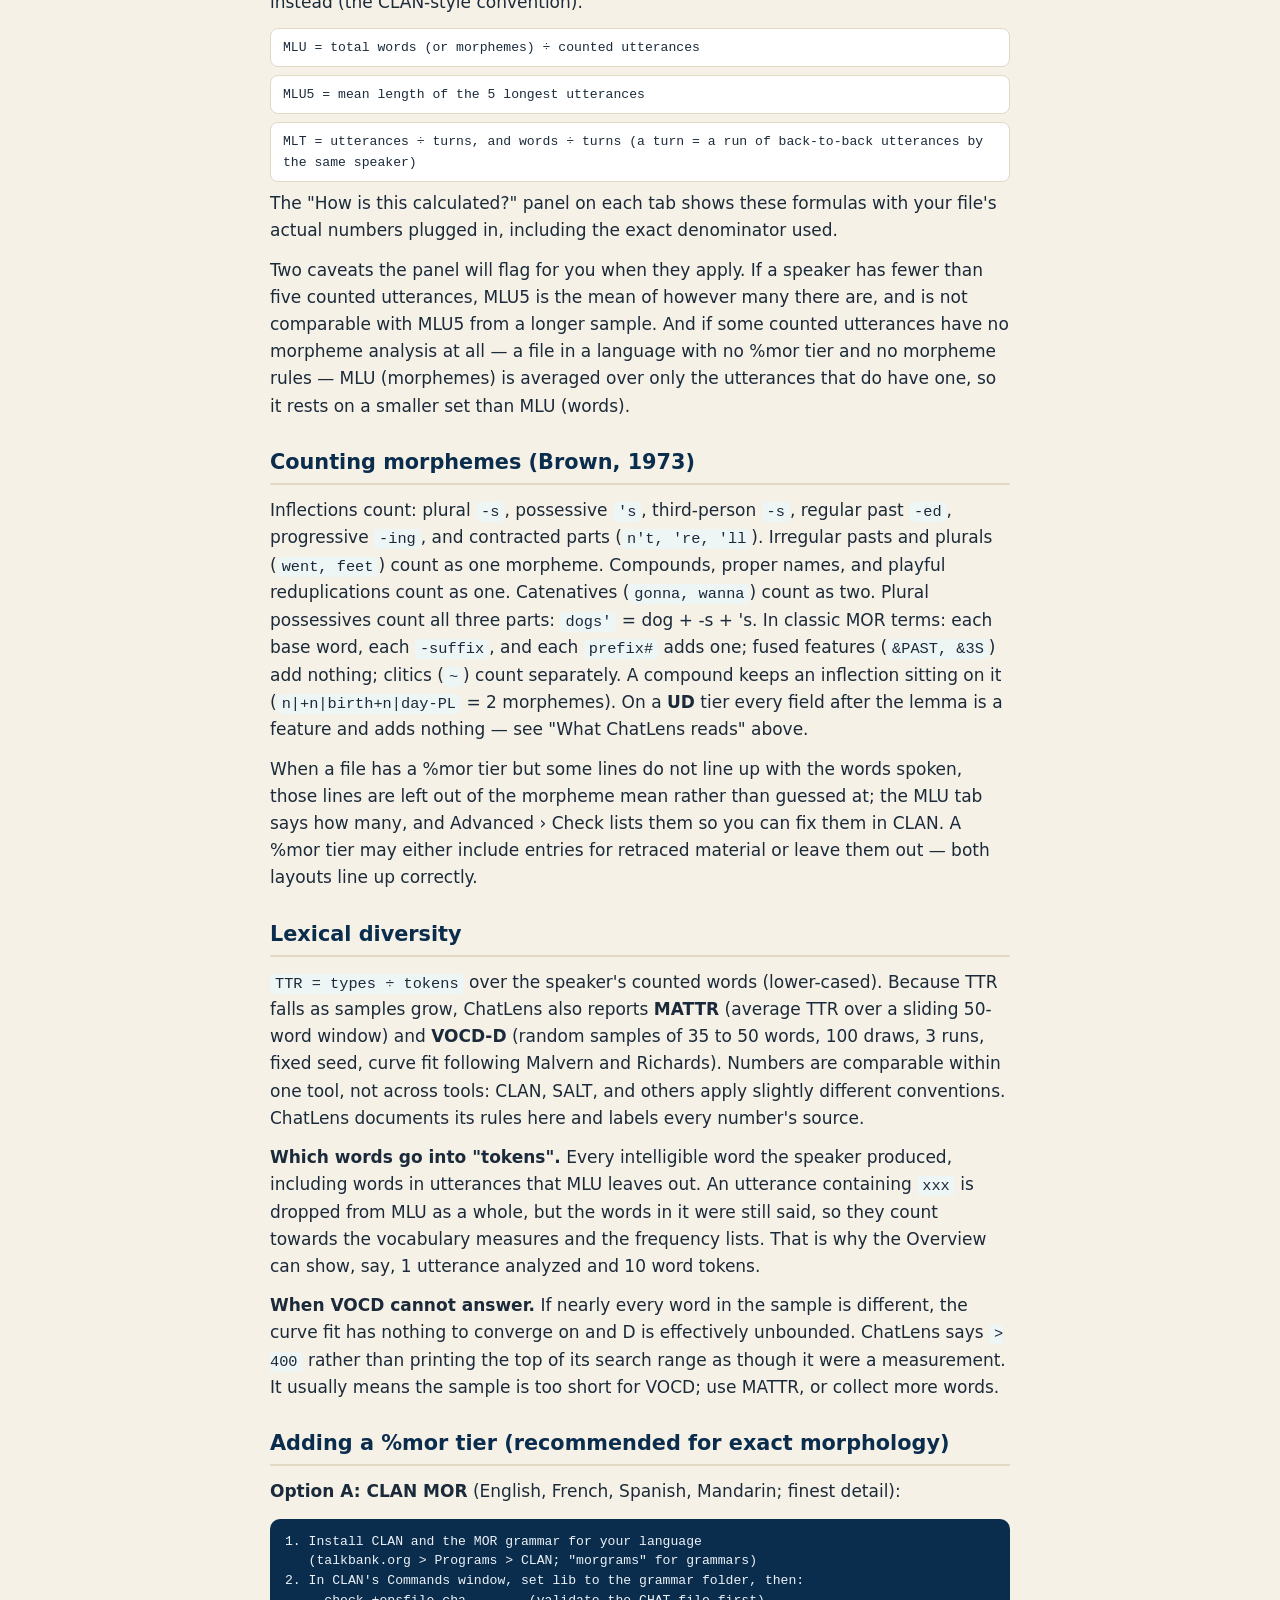
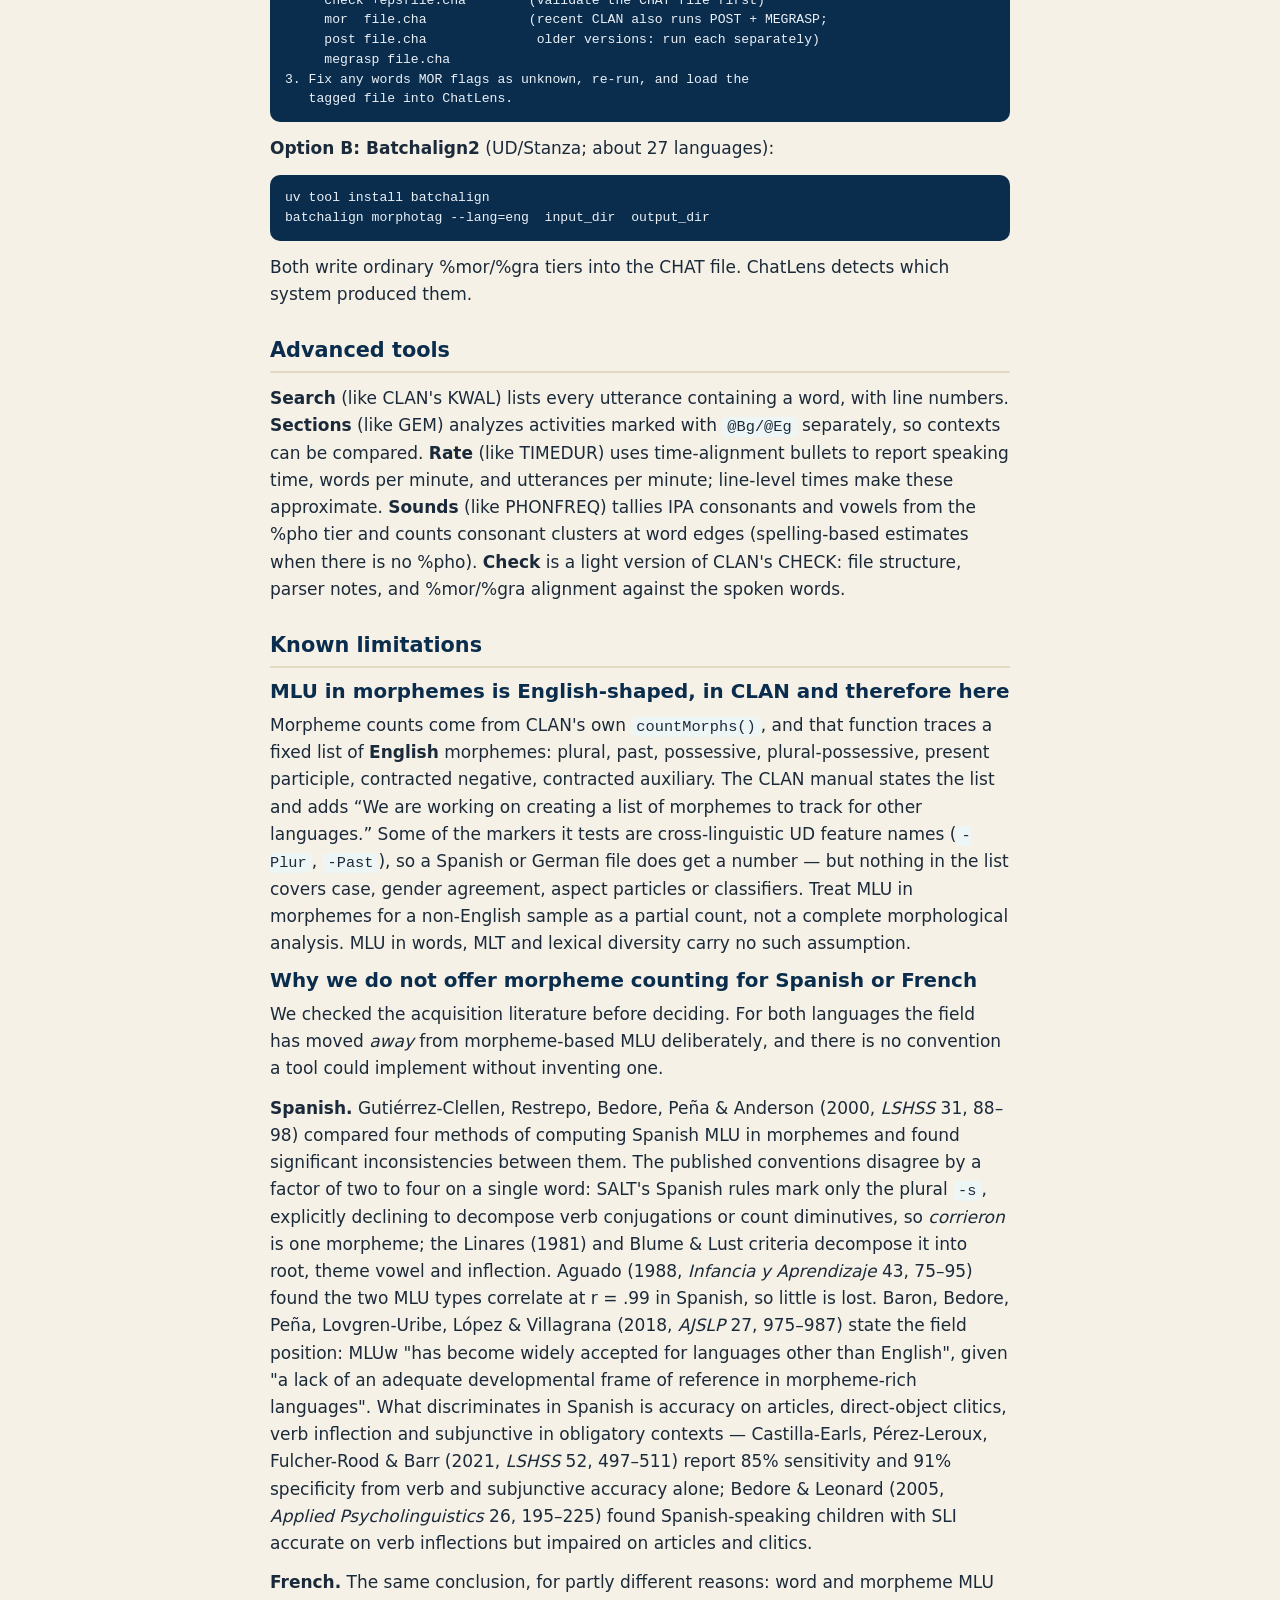
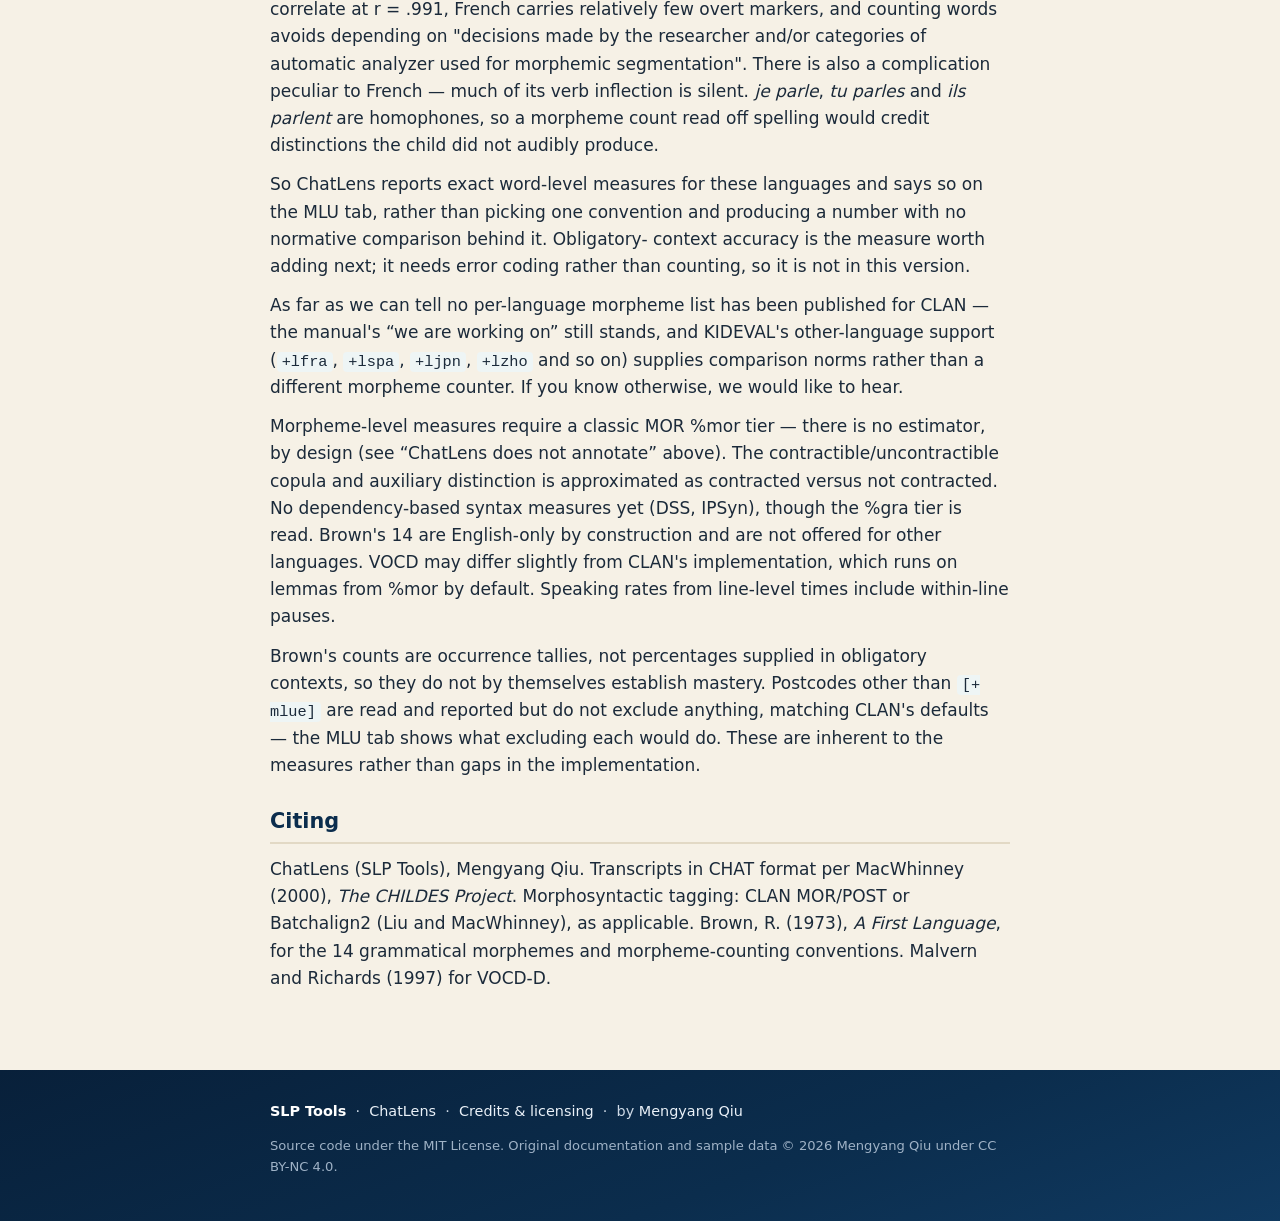
<file: chatlens/methods.html>
<!DOCTYPE html>
<html lang="en">
<head>
<meta charset="utf-8">
<link rel="icon" href="data:image/svg+xml,%3Csvg xmlns=%27http://www.w3.org/2000/svg%27 viewBox=%270 0 100 100%27%3E%3Ctext y=%27.9em%27 font-size=%2790%27%3E%F0%9F%94%8D%3C/text%3E%3C/svg%3E">
<meta name="viewport" content="width=device-width, initial-scale=1">
<title>Methods · how ChatLens counts · SLP Tools</title>
<meta name="description" content="Every counting rule ChatLens uses: which words count, MLU/MLU5/MLT, Brown-style morpheme counting, lexical diversity, and how to add a %mor tier.">
<style>
:root{
  --deep-navy:#08203a; --navy:#0B2D4D; --blue-navy:#16639f; --muted-blue:#2E6F9E;
  --light-blue:#EAF4FB; --paper:#F6F1E6; --line:#E2D9C5;
  --surface:#EEF5F5;   /* quiet surface tint, matches the app */
  --white:#FFFFFF; --ink:#1b2a3a; --muted:#5d6675; --amber:#dc9329; --teal:#2f7077; --coral:#c0573f;
  --success:#E9F4EE; --success-border:#2f7d57; --warnb:#ECD2A0;
  --shadow:0 12px 30px rgba(20,40,70,.06);
  --radius:14px; --maxw:820px;
  --disp:-apple-system,BlinkMacSystemFont,"Segoe UI",system-ui,Roboto,"Helvetica Neue",Arial,sans-serif;
  --mono:ui-monospace,"SF Mono",Menlo,Consolas,"Cascadia Code","Segoe UI Mono",monospace;
}
*{box-sizing:border-box}
html{scroll-behavior:smooth}
body{margin:0;background:var(--paper);color:var(--ink);font-family:var(--disp);line-height:1.6;
  font-size:clamp(15px,14.5px + .2vw,17px);-webkit-font-smoothing:antialiased;
  min-height:100vh;display:flex;flex-direction:column}
h1,h2,h3{font-family:var(--disp);color:var(--navy);line-height:1.2;margin:0 0 .4em;font-weight:600}
a{color:var(--blue-navy)}
:focus-visible{outline:3px solid var(--teal);outline-offset:2px;border-radius:6px}
.container{max-width:var(--maxw);margin:0 auto;padding:0 clamp(18px,4vw,40px)}
.skip{position:absolute;left:-999px}.skip:focus{left:8px;top:8px;background:#fff;padding:8px 12px;border-radius:8px;z-index:9}

.site-header{position:relative;overflow:hidden;background:linear-gradient(160deg,#08203a,#0B2D4D 52%,#103a61);
  color:#eaf1f8;padding:clamp(34px,5vw,60px) 0 clamp(26px,4vw,42px)}
.site-header::after{content:"";position:absolute;right:-6%;bottom:-20%;width:min(48vw,460px);height:min(48vw,460px);
  background:radial-gradient(circle at 50% 50%,rgba(122,208,195,.18),transparent 62%);pointer-events:none}
.site-header .container{position:relative;z-index:1}
.site-header .eyebrow{display:inline-block;font-family:var(--mono);font-size:.72rem;letter-spacing:.24em;
  text-transform:uppercase;color:#7ad0c3;margin:0 0 12px}
.site-header .eyebrow a{color:#7ad0c3;text-decoration:none}
.site-header h1{color:#fff;font-size:clamp(1.7rem,1.2rem + 2.2vw,2.4rem);margin:0}
.site-header .sub{color:#cdd9e6;margin:8px 0 0}

main{padding:clamp(28px,5vw,48px) 0;flex:1}
section{margin:0 0 30px}
h2{font-size:1.3rem;border-bottom:2px solid var(--line);padding-bottom:8px;margin-bottom:12px}
p{margin:0 0 12px}
.mono{font-family:var(--mono);font-size:.9em;background:var(--surface);padding:1px 5px;border-radius:4px}
.back{display:inline-block;margin-bottom:18px;font-family:var(--mono);font-size:.8rem;color:var(--muted);text-decoration:none}
.back:hover{color:var(--navy)}
pre{background:var(--navy);color:#eaf1f8;border-radius:10px;padding:13px 15px;overflow:auto;
  font-size:.82rem;font-family:var(--mono);line-height:1.5}
.badge{display:inline-flex;align-items:center;gap:5px;font-family:var(--mono);font-size:.6rem;font-weight:700;
  letter-spacing:.04em;text-transform:uppercase;border-radius:999px;padding:2px 8px;vertical-align:middle;border:1px solid}
.badge.mor{background:var(--success);color:#276646;border-color:var(--success-border)}
.badge.rules{background:#fbf4e7;color:#8a5a12;border-color:var(--warnb)}
.badge.surface{background:var(--light-blue);color:var(--blue-navy);border-color:var(--muted-blue)}
.formula{font-family:var(--mono);font-size:.82rem;background:var(--white);border:1px solid var(--line);
  border-radius:8px;padding:8px 12px;margin:8px 0}
.toc{background:var(--white);border:1px solid var(--line);border-radius:12px;box-shadow:var(--shadow);
  padding:14px 18px;margin-bottom:26px;font-size:.92rem}
.toc a{margin-right:14px;white-space:nowrap;display:inline-block}

.site-footer{position:relative;overflow:hidden;background:linear-gradient(160deg,#08203a,#0B2D4D 60%,#103a61);
  color:#cdd9e6;padding:30px 0 46px;margin-top:auto;font-size:.9rem}
.site-footer .container{position:relative;z-index:1}
.site-footer strong{color:#fff}
.site-footer a{color:#eaf1f8;text-decoration:none}
.site-footer a:hover{text-decoration:underline}
.foot-notice{font-size:.82rem;color:#9fb2c6;margin-top:8px}
</style>
</head>
<body>
<a class="skip" href="#main">Skip to content</a>

<header class="site-header">
  <div class="container">
    <span class="eyebrow"><a href="../">SLP Tools</a> · ChatLens</span>
    <h1>Methods: how everything is counted</h1>
    <p class="sub">Every rule ChatLens applies, in plain language, so any number can be checked by hand.</p>
  </div>
</header>

<main id="main">
  <div class="container">
    <a class="back" href="./">&larr; back to ChatLens</a>

    <nav class="toc" aria-label="On this page">
      <a href="#privacy">Privacy</a> <a href="#reads">What it reads</a> <a href="#badges">Badges</a>
      <a href="#words">Which words count</a> <a href="#window">Sample window</a> <a href="#mlu">MLU · MLU5 · MLT</a> <a href="#morphemes">Morphemes</a>
      <a href="#diversity">Diversity</a> <a href="#mor">Adding %mor</a> <a href="#advanced">Advanced tools</a>
      <a href="#limits">Limitations</a> <a href="#citing">Citing</a>
    </nav>

    <section id="privacy">
      <h2>Privacy</h2>
      <p>ChatLens runs entirely in your browser. Transcripts are parsed and analyzed on your computer and are
      <b>never uploaded to any server</b>. After the first visit the page works offline, and nothing is
      downloaded at any point.</p>
    </section>

    <section id="reads">
      <h2>What ChatLens reads</h2>
      <p>CHAT (<span class="mono">.cha</span>) files, or plain <span class="mono">.txt</span> in CLAN format:
      <span class="mono">@headers</span>, main tiers (<span class="mono">*CHI:</span>), and dependent tiers
      (<span class="mono">%mor, %gra, %pho</span>, and others). Gem marks
      (<span class="mono">@Bg/@Eg</span>) and time-alignment bullets are read too, powering the Sections and
      Rate tools.</p>
      <p>Both %mor styles are supported, and ChatLens works out which one it is looking at:</p>
      <pre>classic MOR/POST   det:art|the n|doggie-PL v|fall&amp;PAST adv|down .
UD (Batchalign2)   det|the-Def-Art noun|dog-Plur aux|be-Fin-Pres verb|run-Part .</pre>
      <p>They differ in a way that matters for counting. Classic MOR <b>segments</b>: the
      <span class="mono">-PL</span> in <span class="mono">n|doggie-PL</span> is a morpheme you can point at.
      UD instead <b>describes</b> a word with feature values (<span class="mono">-Plur</span>,
      <span class="mono">-Pres</span>, <span class="mono">-Nom</span>); those are labels on the whole word,
      not pieces of it. TalkBank put it plainly: &ldquo;its control of morphological analysis on the %mor line
      is not as analytic as MOR&rdquo; &mdash; which is why they still maintain MOR grammars for English,
      French, Spanish and Mandarin. So ChatLens uses a UD tier for what it is good at &mdash; part of speech
      and lemmas &mdash; and reports <b>no morpheme count at all</b> from one.</p>

      <h3>ChatLens does not annotate</h3>
      <p>It reads annotation; it does not produce it. There is no rules engine, no part-of-speech tagger and no
      neural model in this tool, and there is no way to turn one on. That is deliberate. Producing
      <span class="mono">%mor</span> is CLAN's job, and it does it with decades of per-language lexicon work
      behind it. A morpheme count estimated here that disagreed with CLAN's would not teach you that two
      estimators differ &mdash; it would teach you that one of the two tools is broken, without telling you
      which. So when a measure needs annotation this file does not have, ChatLens says so and shows you how to
      get it, rather than guessing.</p>
      <p>The same rule governs phonology: consonant clusters and phoneme counts are read from a
      <span class="mono">%pho</span> tier or not at all. English spelling is a poor guide to pronunciation
      (<i>through</i>, <i>thought</i>, <i>tough</i>), so a count derived from letters would contradict any real
      transcription.</p>
    </section>

    <section id="badges">
      <h2>Reading the badges</h2>
      <p>Every number tells you where it came from, and there are only three answers.
      <span class="badge mor">exact · %mor</span> means it was computed from the file's classic MOR %mor tier
      and is exact given that tagging. <span class="badge surface">main tier</span> marks measures counted
      directly from the words spoken; these need no morphology and work for any language.
      <span class="badge none">needs %mor</span> means the file does not carry the annotation this measure
      requires &mdash; ChatLens will not fill the gap with a guess.</p>
    </section>

    <section id="words">
      <h2>Which words count</h2>
      <p>Counted words exclude: unintelligible material (<span class="mono">xxx, yyy, www</span>), repeated or
      revised material (<span class="mono">[/], [//], [///], [/-], [/?]</span>; the material before the marker)
      and material marked excluded with <span class="mono">[e]</span>, fillers in either notation
      (<span class="mono">&amp;-um</span> or the older bare <span class="mono">&amp;um</span>), events
      (<span class="mono">&amp;=laughs</span>), sound fragments
      (<span class="mono">&amp;+…</span>), omitted words (<span class="mono">0is</span>), pauses, and annotation
      codes. Following CLAN's MLU defaults (manual p100), the bare hesitations
      <span class="mono">uh</span> and <span class="mono">um</span> and any form beginning
      <span class="mono">0 &amp; + - $</span> are also left out of MLU, though they still count as word
      tokens for frequency and TTR, as they do in CLAN's FREQ. An utterance postcoded
      <span class="mono">[+ mlue]</span> is dropped from MLU entirely; other postcodes such as
      <span class="mono">[+ exc]</span> and <span class="mono">[+ bch]</span> require an explicit switch in
      CLAN, so they are counted here and reported under &ldquo;How is this calculated?&rdquo; instead. A line
      opening with <span class="mono">+,</span> completes the same speaker's previous broken-off line, and the
      pair counts as one utterance. Replacements like <span class="mono">goggie [: doggie]</span> are analyzed as the intended word.
      Shortened forms like <span class="mono">(be)cause</span> are completed. Compounds
      (<span class="mono">peanut_butter</span>) are one word and one morpheme. Contractions
      (<span class="mono">it's, don't</span>) are one word and two morphemes. Word length is counted in
      characters of the word as written, apostrophe included (<span class="mono">doggie's</span> = 8),
      matching CLAN's WDLEN. The transcript panel shows every
      one of these decisions: excluded material is faded or struck through, and hovering explains why.</p>
    </section>

    <section id="window">
      <h2>Sample window (skip / read a maximum)</h2>
      <p>Clinical work often uses a fixed-size sample: skip the warm-up, then analyze the next 50 or 100
      utterances. The <b>Sample</b> row above the tabs does this: <i>skip first N utterances</i> and
      <i>read a maximum of M utterances</i>, applied when you press <b>Apply filters</b>.</p>
      <p>Both numbers are counted <b>per speaker, in speaking order</b>, the same convention as CLAN's
      <span class="mono">+z</span> switch: skip 10 with a maximum of 50 analyzes each speaker's utterances
      11–60 (in CLAN: <span class="mono">mlu +t*CHI +z11u-60u file.cha</span>). Counting is over raw
      utterances as they appear in the file, before any MLU exclusions, so an utterance that is later
      excluded from MLU (say, one containing <span class="mono">xxx</span>) still uses up one slot of the
      window. That matches how CLAN reads ranges and keeps the window a property of the transcript, not of
      any one measure.</p>
      <p>While a window is applied, <b>everything follows it</b>: every tab, the transcript panel (which
      shows scissors marks where the selected speaker's material was skipped or cut off), the Search,
      Sections, Rate, and Sounds tools, the summary CSV, and the printable report (both note the window).
      Two things always read the whole file: <b>Check</b> (it validates the file itself) and the
      <b>tagged-.cha download</b> (so your corrected file is complete). Clearing the filters restores the
      full transcript.</p>
      <p><b>Numbering.</b> The transcript panel and Search number <i>utterances</i>: 1 is the first
      utterance in the file, headers and dependent tiers are not counted, and the numbering does not change
      when a window is applied (a window that skips material simply starts at a higher number, marked with
      scissors). Hovering a number shows the raw <i>file line</i> as well; file lines are what the Check
      tool reports, for fixing the file in CLAN or a text editor.</p>
    </section>

    <section id="mlu">
      <h2>MLU, MLU5, and MLT</h2>
      <p>An utterance counts toward MLU when it has at least one countable word. By default, utterances
      containing unintelligible speech are left out entirely (the stricter, SALT-style convention); a checkbox
      above the tabs switches to counting their intelligible words instead (the CLAN-style convention).</p>
      <p class="formula">MLU = total words (or morphemes) ÷ counted utterances</p>
      <p class="formula">MLU5 = mean length of the 5 longest utterances</p>
      <p class="formula">MLT = utterances ÷ turns, and words ÷ turns (a turn = a run of back-to-back utterances by the same speaker)</p>
      <p>The "How is this calculated?" panel on each tab shows these formulas with your file's actual numbers
      plugged in, including the exact denominator used.</p>
      <p>Two caveats the panel will flag for you when they apply. If a speaker has fewer than five counted
      utterances, MLU5 is the mean of however many there are, and is not comparable with MLU5 from a longer
      sample. And if some counted utterances have no morpheme analysis at all — a file in a language with no
      %mor tier and no morpheme rules — MLU (morphemes) is averaged over only the utterances that do have
      one, so it rests on a smaller set than MLU (words).</p>
    </section>

    <section id="morphemes">
      <h2>Counting morphemes (Brown, 1973)</h2>
      <p>Inflections count: plural <span class="mono">-s</span>, possessive <span class="mono">'s</span>,
      third-person <span class="mono">-s</span>, regular past <span class="mono">-ed</span>, progressive
      <span class="mono">-ing</span>, and contracted parts (<span class="mono">n't, 're, 'll</span>).
      Irregular pasts and plurals (<span class="mono">went, feet</span>) count as one morpheme. Compounds,
      proper names, and playful reduplications count as one. Catenatives (<span class="mono">gonna, wanna</span>)
      count as two. Plural possessives count all three parts: <span class="mono">dogs'</span> = dog + -s + 's.
      In classic MOR terms: each base word, each <span class="mono">-suffix</span>, and each
      <span class="mono">prefix#</span> adds one; fused features (<span class="mono">&amp;PAST, &amp;3S</span>)
      add nothing; clitics (<span class="mono">~</span>) count separately. A compound keeps an inflection
      sitting on it (<span class="mono">n|+n|birth+n|day-PL</span> = 2 morphemes). On a <b>UD</b> tier every
      field after the lemma is a feature and adds nothing — see "What ChatLens reads" above.</p>
      <p>When a file has a %mor tier but some lines do not line up with the words spoken, those lines are left
      out of the morpheme mean rather than guessed at; the MLU tab says how many, and Advanced &rsaquo; Check
      lists them so you can fix them in CLAN. A %mor tier may either include entries for retraced material or
      leave them out &mdash; both layouts line up correctly.</p>
    </section>

    <section id="diversity">
      <h2>Lexical diversity</h2>
      <p><span class="mono">TTR = types ÷ tokens</span> over the speaker's counted words (lower-cased). Because
      TTR falls as samples grow, ChatLens also reports <b>MATTR</b> (average TTR over a sliding 50-word window)
      and <b>VOCD-D</b> (random samples of 35 to 50 words, 100 draws, 3 runs, fixed seed, curve fit following
      Malvern and Richards). Numbers are comparable within one tool, not across tools: CLAN, SALT, and others
      apply slightly different conventions. ChatLens documents its rules here and labels every number's source.</p>
      <p><b>Which words go into "tokens".</b> Every intelligible word the speaker produced, including words in
      utterances that MLU leaves out. An utterance containing <span class="mono">xxx</span> is dropped from MLU
      as a whole, but the words in it were still said, so they count towards the vocabulary measures and the
      frequency lists. That is why the Overview can show, say, 1 utterance analyzed and 10 word tokens.</p>
      <p><b>When VOCD cannot answer.</b> If nearly every word in the sample is different, the curve fit has
      nothing to converge on and D is effectively unbounded. ChatLens says <span class="mono">&gt; 400</span>
      rather than printing the top of its search range as though it were a measurement. It usually means the
      sample is too short for VOCD; use MATTR, or collect more words.</p>
    </section>

    <section id="mor">
      <h2>Adding a %mor tier (recommended for exact morphology)</h2>
      <p><b>Option A: CLAN MOR</b> (English, French, Spanish, Mandarin; finest detail):</p>
      <pre>1. Install CLAN and the MOR grammar for your language
   (talkbank.org &gt; Programs &gt; CLAN; "morgrams" for grammars)
2. In CLAN's Commands window, set lib to the grammar folder, then:
     check +epsfile.cha        (validate the CHAT file first)
     mor  file.cha             (recent CLAN also runs POST + MEGRASP;
     post file.cha              older versions: run each separately)
     megrasp file.cha
3. Fix any words MOR flags as unknown, re-run, and load the
   tagged file into ChatLens.</pre>
      <p><b>Option B: Batchalign2</b> (UD/Stanza; about 27 languages):</p>
      <pre>uv tool install batchalign
batchalign morphotag --lang=eng  input_dir  output_dir</pre>
      <p>Both write ordinary %mor/%gra tiers into the CHAT file. ChatLens detects which system produced them.</p>
    </section>

    <section id="advanced">
      <h2>Advanced tools</h2>
      <p><b>Search</b> (like CLAN's KWAL) lists every utterance containing a word, with line numbers.
      <b>Sections</b> (like GEM) analyzes activities marked with <span class="mono">@Bg/@Eg</span> separately,
      so contexts can be compared. <b>Rate</b> (like TIMEDUR) uses time-alignment bullets to report speaking
      time, words per minute, and utterances per minute; line-level times make these approximate. <b>Sounds</b>
      (like PHONFREQ) tallies IPA consonants and vowels from the %pho tier and counts consonant clusters at word
      edges (spelling-based estimates when there is no %pho). <b>Check</b> is a light version of CLAN's CHECK:
      file structure, parser notes, and %mor/%gra alignment against the spoken words.</p>
    </section>

    <section id="limits">
      <h2>Known limitations</h2>
      <h3>MLU in morphemes is English-shaped, in CLAN and therefore here</h3>
      <p>Morpheme counts come from CLAN's own <span class="mono">countMorphs()</span>, and that function traces
      a fixed list of <b>English</b> morphemes: plural, past, possessive, plural-possessive, present participle,
      contracted negative, contracted auxiliary. The CLAN manual states the list and adds &ldquo;We are working
      on creating a list of morphemes to track for other languages.&rdquo; Some of the markers it tests are
      cross-linguistic UD feature names (<span class="mono">-Plur</span>, <span class="mono">-Past</span>), so a
      Spanish or German file does get a number &mdash; but nothing in the list covers case, gender agreement,
      aspect particles or classifiers. Treat MLU in morphemes for a non-English sample as a partial count, not
      a complete morphological analysis. MLU in words, MLT and lexical diversity carry no such assumption.</p>
      <h3>Why we do not offer morpheme counting for Spanish or French</h3>
      <p>We checked the acquisition literature before deciding. For both languages the field has moved
      <i>away</i> from morpheme-based MLU deliberately, and there is no convention a tool could implement
      without inventing one.</p>
      <p><b>Spanish.</b> Gutiérrez-Clellen, Restrepo, Bedore, Peña &amp; Anderson (2000, <i>LSHSS</i> 31, 88&ndash;98)
      compared four methods of computing Spanish MLU in morphemes and found significant inconsistencies
      between them. The published conventions disagree by a factor of two to four on a single word: SALT's
      Spanish rules mark only the plural <span class="mono">-s</span>, explicitly declining to decompose verb
      conjugations or count diminutives, so <i>corrieron</i> is one morpheme; the Linares (1981) and
      Blume &amp; Lust criteria decompose it into root, theme vowel and inflection. Aguado (1988,
      <i>Infancia y Aprendizaje</i> 43, 75&ndash;95) found the two MLU types correlate at r&nbsp;=&nbsp;.99 in
      Spanish, so little is lost. Baron, Bedore, Peña, Lovgren-Uribe, López &amp; Villagrana (2018,
      <i>AJSLP</i> 27, 975&ndash;987) state the field position: MLUw "has become widely accepted for languages
      other than English", given "a lack of an adequate developmental frame of reference in morpheme-rich
      languages". What discriminates in Spanish is accuracy on articles, direct-object clitics, verb
      inflection and subjunctive in obligatory contexts &mdash; Castilla-Earls, Pérez-Leroux, Fulcher-Rood
      &amp; Barr (2021, <i>LSHSS</i> 52, 497&ndash;511) report 85% sensitivity and 91% specificity from verb
      and subjunctive accuracy alone; Bedore &amp; Leonard (2005, <i>Applied Psycholinguistics</i> 26,
      195&ndash;225) found Spanish-speaking children with SLI accurate on verb inflections but impaired on
      articles and clitics.</p>
      <p><b>French.</b> The same conclusion, for partly different reasons: word and morpheme MLU correlate at
      r&nbsp;=&nbsp;.991, French carries relatively few overt markers, and counting words avoids depending on
      "decisions made by the researcher and/or categories of automatic analyzer used for morphemic
      segmentation". There is also a complication peculiar to French &mdash; much of its verb inflection is
      silent. <i>je parle</i>, <i>tu parles</i> and <i>ils parlent</i> are homophones, so a morpheme count
      read off spelling would credit distinctions the child did not audibly produce.</p>
      <p>So ChatLens reports exact word-level measures for these languages and says so on the MLU tab, rather
      than picking one convention and producing a number with no normative comparison behind it. Obligatory-
      context accuracy is the measure worth adding next; it needs error coding rather than counting, so it is
      not in this version.</p>
      <p>As far as we can tell no per-language morpheme list has been published for CLAN &mdash; the manual's
      &ldquo;we are working on&rdquo; still stands, and KIDEVAL's other-language support
      (<span class="mono">+lfra</span>, <span class="mono">+lspa</span>, <span class="mono">+ljpn</span>,
      <span class="mono">+lzho</span> and so on) supplies comparison norms rather than a different morpheme
      counter. If you know otherwise, we would like to hear.</p>
      <p>Morpheme-level measures require a classic MOR %mor tier &mdash; there is no estimator, by design (see
      &ldquo;ChatLens does not annotate&rdquo; above). The contractible/uncontractible copula and auxiliary
      distinction is approximated as contracted versus not contracted. No dependency-based syntax measures yet
      (DSS, IPSyn), though the %gra tier is read. Brown's 14 are English-only by construction and are not offered
      for other languages. VOCD may differ slightly from CLAN's implementation, which
      runs on lemmas from %mor by default. Speaking rates from line-level times include within-line pauses.</p>
      <p>Brown's counts are occurrence tallies, not percentages supplied in obligatory contexts, so they do not
      by themselves establish mastery. Postcodes other than <span class="mono">[+ mlue]</span> are read and
      reported but do not exclude anything, matching CLAN's defaults &mdash; the MLU tab shows what excluding
      each would do. These are inherent to the measures rather than gaps in the implementation.</p>
    </section>

    <section id="citing">
      <h2>Citing</h2>
      <p>ChatLens (SLP Tools), Mengyang Qiu. Transcripts in CHAT format per MacWhinney (2000),
      <i>The CHILDES Project</i>. Morphosyntactic tagging: CLAN MOR/POST or Batchalign2 (Liu and MacWhinney),
      as applicable. Brown, R. (1973), <i>A First Language</i>, for the 14 grammatical morphemes and
      morpheme-counting conventions. Malvern and Richards (1997) for VOCD-D.</p>
    </section>
  </div>
</main>

<footer class="site-footer">
  <div class="container">
    <p class="foot-links"><strong>SLP Tools</strong> &nbsp;&middot;&nbsp; <a href="./">ChatLens</a>
       &nbsp;&middot;&nbsp; <a href="../credits.html">Credits &amp; licensing</a>
       &nbsp;&middot;&nbsp; by <a href="https://mengyang.dev">Mengyang Qiu</a></p>
    <p class="foot-notice">Source code under the MIT License. Original documentation and sample data
       &copy; 2026 Mengyang Qiu under CC BY-NC 4.0.</p>
  </div>
</footer>

</body>
</html>
</file>
<file: chatlens/assets/index-CwXVmftE.css>
:root{--deep-navy:#08203a;--navy:#0B2D4D;--blue-navy:#16639f;--muted-blue:#2E6F9E;--light-blue:#EAF4FB;--paper:#F6F1E6;--line:#E2D9C5;--surface:#EEF5F5;--white:#FFFFFF;--ink:#1b2a3a;--muted:#5d6675;--amber:#dc9329;--mint:#7ad0c3;--teal:#2f7077;--coral:#c0573f;--warn:#FBEEDB;--warn-border:#ECD2A0;--success:#E9F4EE;--success-border:#2f7d57;--error:#FBE9E4;--error-border:#c0573f;--focus:#2f7077;--download:#2f7077;--download-hover:#265c62;--ctl-edge:#d8d0bd;--lift:0 1px 2px rgba(11,45,77,.1),0 2px 6px rgba(11,45,77,.06);--lift-hover:0 1px 2px rgba(11,45,77,.14),0 4px 10px rgba(11,45,77,.1);--shadow:0 12px 30px rgba(20,40,70,.06);--shadow-l:0 1px 2px rgba(7,26,47,.06),0 10px 26px rgba(7,26,47,.1);--radius:14px;--maxw:1060px;--disp:-apple-system,BlinkMacSystemFont,"Segoe UI",system-ui,Roboto,"Helvetica Neue",Arial,sans-serif;--mono:ui-monospace,"SF Mono",Menlo,Consolas,"Cascadia Code","Segoe UI Mono",monospace;--lc-noun:#16639f;--lc-verb:#c0573f;--lc-adjective:#2f7077;--lc-adverb:#b7791f;--lc-pronoun:#6b4fa0;--lc-determiner:#3f7d57;--lc-preposition:#a15c2b;--lc-conjunction:#7a6a1f;--lc-aux:#9c4670;--lc-copula:#9c4670;--lc-negation:#8a4b2a;--lc-communicator:#4a6b8a;--lc-quant:#5a7d3f;--lc-particle:#7d6a8a;--lc-other:#6b7280}*{box-sizing:border-box}html{scroll-behavior:smooth}html,body,#root{height:auto;min-height:100%}#root{display:flex;flex-direction:column;min-height:100vh}body{margin:0;background:var(--paper);color:var(--ink);font-family:var(--disp);font-size:clamp(15px,14.5px + .2vw,17px);line-height:1.6;-webkit-font-smoothing:antialiased}h1,h2,h3,h4{font-family:var(--disp);color:var(--navy);line-height:1.18;margin:0 0 .4em;font-weight:600}a{color:var(--blue-navy)}:focus-visible{outline:3px solid var(--focus);outline-offset:2px;border-radius:6px}.visually-hidden{position:absolute!important;width:1px;height:1px;padding:0;margin:-1px;overflow:hidden;clip:rect(0,0,0,0);white-space:nowrap;border:0}.hero{position:relative;overflow:hidden;background:linear-gradient(160deg,#08203a,#0b2d4d 52%,#103a61);color:#eaf1f8;padding:clamp(30px,5vw,54px) 0 clamp(26px,4vw,42px)}.hero:after{content:"";position:absolute;right:-6%;bottom:-30%;width:min(48vw,460px);height:min(48vw,460px);background:radial-gradient(circle at 50% 50%,rgba(122,208,195,.2),transparent 62%);pointer-events:none}.hero .container{position:relative;z-index:1;display:flex;align-items:flex-end;gap:18px;flex-wrap:wrap}.hero .eyebrow{display:inline-block;font-family:var(--mono);font-size:.72rem;letter-spacing:.24em;text-transform:uppercase;color:var(--mint);margin:0 0 10px}.hero h1{color:#fff;font-size:clamp(1.8rem,1.3rem + 2.4vw,2.7rem);margin:0 0 .18em;line-height:1.05}.hero h1 .lens{color:var(--mint);font-style:italic;font-weight:400}.hero .lede{color:#cdd9e6;font-size:1.02rem;margin:0}.container{max-width:var(--maxw);margin:0 auto;padding:0 clamp(18px,4vw,40px)}.app{display:flex;flex-direction:column;min-height:100vh}.app main{padding-top:24px;flex:1}.privacybar{background:var(--light-blue);border-bottom:1px solid var(--line)}.privacybar .container{padding-top:9px;padding-bottom:9px;font-size:.88rem;color:var(--ink)}.privacybar b{color:var(--navy)}.privacybar .ic{color:var(--teal)}.dropzone{border:2px dashed var(--muted-blue);border-radius:var(--radius);padding:26px 20px;text-align:center;background:var(--white);cursor:pointer;transition:border-color .15s,background .15s;box-shadow:var(--shadow);margin-top:22px}.dropzone:hover,.dropzone.drag{border-color:var(--teal);background:#f6fbfa}.dropzone .big{font-weight:600;color:var(--navy);font-size:1.05rem}.dropzone .hint{color:var(--muted);font-size:.86rem;margin-top:6px}.filebar{display:flex;flex-wrap:wrap;gap:8px;align-items:center;margin:16px 0 4px}.filechip{display:inline-flex;align-items:center;gap:8px;background:var(--white);border:1px solid var(--line);border-radius:999px;padding:6px 14px;font-size:.86rem;cursor:pointer;box-shadow:var(--lift);transition:box-shadow .15s,border-color .15s}.filechip:hover{box-shadow:var(--lift-hover)}.filechip.active{border-color:var(--blue-navy);box-shadow:0 0 0 1px var(--blue-navy) inset,var(--lift)}.filechip .x{color:var(--muted);cursor:pointer;padding:0 2px;font-size:1.05rem;line-height:1}.filechip .x:hover{color:var(--coral)}.ctlpanel{background:var(--white);border:1px solid var(--line);border-radius:var(--radius);box-shadow:var(--shadow);padding:2px 18px 8px;margin:18px 0 0}.ctlrow{display:flex;flex-wrap:nowrap;gap:14px;align-items:flex-start;padding:11px 0;border-top:1px solid var(--line)}.ctlrow:first-child{border-top:0}.ctlpanel .glabel{flex:none;width:74px;padding-top:11px;color:var(--muted);font-family:var(--mono);font-size:.66rem;letter-spacing:.1em;text-transform:uppercase}.ctlfield{flex:1;min-width:0;display:flex;flex-wrap:wrap;gap:9px 13px;align-items:center;font-size:.92rem}@media (max-width:620px){.ctlrow{flex-wrap:wrap;gap:6px}.ctlpanel .glabel{width:auto;padding-top:0}.ctlfield{flex-basis:100%}}.controls{display:flex;flex-wrap:wrap;gap:14px;align-items:center;margin:14px 0 4px;font-size:.92rem}.controls .group{display:flex;gap:7px;align-items:center;flex-wrap:wrap}.controls .glabel{color:var(--muted);font-family:var(--mono);font-size:.66rem;letter-spacing:.1em;text-transform:uppercase}.controls label.check{display:inline-flex;gap:7px;align-items:center;color:var(--ink);cursor:pointer}.chip{border:1px solid var(--line);background:var(--white);box-shadow:var(--lift);border-radius:999px;padding:6px 14px;cursor:pointer;font-size:.86rem;color:var(--navy);min-height:38px;display:inline-flex;align-items:center;gap:7px;transition:box-shadow .15s,border-color .15s}.chip:hover{border-color:var(--muted-blue);box-shadow:var(--lift-hover)}.chip.active{background:var(--blue-navy);border-color:var(--blue-navy);color:#fff;box-shadow:var(--lift)}.chip .who{opacity:.75;font-size:.8em}.chip.active .who{opacity:.9;color:#dfeaf6}nav.tabs{display:flex;flex-wrap:wrap;gap:2px;border-bottom:2px solid var(--line);margin:20px 0 22px}nav.tabs button{-webkit-appearance:none;-moz-appearance:none;appearance:none;background:none;border:none;font:inherit;padding:9px 14px;cursor:pointer;color:var(--muted);border-bottom:3px solid transparent;margin-bottom:-2px;border-radius:8px 8px 0 0}nav.tabs button:hover{color:var(--navy);background:#2f707714}nav.tabs button.active{color:var(--navy);border-bottom-color:var(--teal);font-weight:600}.cards{display:grid;grid-template-columns:repeat(auto-fill,minmax(215px,1fr));gap:14px}.card{background:var(--white);border:1px solid var(--line);border-radius:var(--radius);padding:16px 18px;box-shadow:var(--shadow)}.card h3{margin:0 0 10px;font-size:.82rem;font-weight:600;color:var(--navy);font-family:var(--mono);letter-spacing:.06em;text-transform:uppercase;display:flex;flex-direction:column;align-items:flex-start;gap:6px}.card.bottom-actions{display:flex;flex-direction:column}.card.bottom-actions>.card-actions{margin-top:auto;padding-top:12px}.card .card{border:0;box-shadow:none;padding-left:0;padding-right:0;background:transparent}.section{margin-bottom:26px}.section>h2{font-size:1.2rem;margin:0 0 12px}.two-col{display:grid;grid-template-columns:minmax(0,1fr) minmax(0,1fr);gap:16px}.two-col>*{min-width:0}.tscroll{overflow-x:auto}.tscroll table.data{min-width:max-content}.overview-info,.two-col.stacked{grid-template-columns:1fr}@media (max-width:760px){.two-col{grid-template-columns:1fr}}.kicker{font-family:var(--mono);font-size:.72rem;font-weight:700;letter-spacing:.14em;text-transform:uppercase;color:var(--coral);display:flex;align-items:center;gap:10px;margin:0 0 8px}.kicker:before{content:"";width:24px;height:2px;background:var(--coral);flex:none}.stat{display:flex;flex-direction:column;gap:3px}.stat .value{font-size:1.9rem;font-weight:700;letter-spacing:-.01em;color:var(--navy);font-variant-numeric:tabular-nums}.stat .label{color:var(--ink);font-size:.86rem;font-weight:600}.stat .sub{color:var(--muted);font-size:.78rem;font-family:var(--mono)}.badge{display:inline-flex;align-items:center;gap:5px;font-family:var(--mono);font-size:.6rem;font-weight:700;letter-spacing:.04em;text-transform:uppercase;border-radius:999px;padding:2px 8px;vertical-align:middle;border:1px solid}.badge.mor,.badge.udmor{background:var(--success);color:#276646;border-color:var(--success-border)}.badge.rules{background:#fbf4e7;color:#8a5a12;border-color:var(--warn-border)}.badge.tagger{background:#efeaf6;color:#5a4a86;border-color:#b3a6d4}.badge.surface-b{background:var(--light-blue);color:var(--blue-navy);border-color:var(--muted-blue)}.badge.none{background:var(--surface);color:var(--muted);border-color:var(--line)}.badge.beta{background:var(--mint);color:#123f38;border-color:#2f7077}table.data{border-collapse:collapse;width:100%;font-size:.9rem;table-layout:auto}table.data td:not(.num),table.data th:not(.num){overflow-wrap:break-word}table.data th{text-align:left;color:var(--navy);font-weight:600;font-family:var(--mono);font-size:.64rem;letter-spacing:.06em;text-transform:uppercase;border-bottom:2px solid var(--line);padding:7px 10px 7px 0}table.data td{padding:7px 10px 7px 0;border-bottom:1px solid var(--line)}table.data tr:last-child td{border-bottom:0}table.data td.num,table.data th.num{text-align:right;font-variant-numeric:tabular-nums;white-space:nowrap}table.data tr.flag td{color:var(--coral)}.scroll{max-height:440px;overflow:auto}.viz{background:var(--white);border:1px solid var(--line);border-radius:var(--radius);padding:16px 18px;box-shadow:var(--shadow)}.viz h3{margin:0 0 4px;font-size:.82rem;font-weight:600;color:var(--navy);font-family:var(--mono);letter-spacing:.06em;text-transform:uppercase}.viz .axis-label{fill:var(--muted);font-size:11px;font-family:var(--mono)}.viz .grid-line{stroke:var(--line);stroke-width:1}.viz .baseline{stroke:var(--muted-blue);stroke-width:1}.viz .bar{fill:var(--blue-navy)}.viz .bar-label{fill:var(--navy);font-size:11px;font-family:var(--mono);font-weight:700}.viz .note,.note{color:var(--muted);font-size:.8rem}.viz-tip{position:fixed;pointer-events:none;z-index:60;background:var(--navy);color:#eaf1f8;border-radius:8px;padding:6px 10px;font-size:.78rem;box-shadow:var(--shadow-l)}.viz-tip .k{color:#9fb6cf}button.btn{-webkit-appearance:none;-moz-appearance:none;appearance:none;font:inherit;font-size:.86rem;font-weight:600;background:var(--blue-navy);border:1px solid var(--blue-navy);color:#fff;padding:8px 16px;border-radius:10px;cursor:pointer;min-height:42px;display:inline-flex;align-items:center;gap:7px;box-shadow:var(--lift);transition:background .15s,border-color .15s,box-shadow .15s}button.btn:hover{background:#12568b;box-shadow:var(--lift-hover)}button.btn.secondary{background:var(--white);color:var(--navy);border-color:var(--ctl-edge)}button.btn.secondary:hover{background:var(--white);border-color:var(--muted-blue);box-shadow:var(--lift-hover)}button.btn.download{background:var(--download);border-color:var(--download);color:#fff}button.btn.download:hover{background:var(--download-hover);border-color:var(--download-hover);box-shadow:var(--lift-hover)}button.btn:disabled{opacity:.5;cursor:default;box-shadow:none}input.text{font:inherit;font-size:.86rem;color:var(--ink);background:var(--white);border:1px solid var(--muted-blue);border-radius:10px;padding:8px 12px;min-width:min(280px,100%);max-width:100%;min-height:42px}select.text{max-width:100%}.search{margin-bottom:10px}.winlab{display:inline-flex;gap:7px;align-items:center;color:var(--ink)}input.numin{font:inherit;font-size:.88rem;color:var(--ink);background:var(--white);border:1px solid var(--muted-blue);border-radius:10px;padding:6px 8px;width:76px;min-height:36px;font-variant-numeric:tabular-nums}input.numin::placeholder{color:var(--muted)}.win-mark{display:flex;align-items:center;gap:8px;margin:2px 0;padding:6px 10px;border-top:1px dashed var(--line);border-bottom:1px dashed var(--line);background:var(--surface);color:var(--muted);font-family:var(--mono);font-size:.7rem;letter-spacing:.03em}.win-mark:before{content:"✂";font-size:.85rem;transform:rotate(-90deg)}.win-note{border:1px solid var(--line);border-left:4px solid var(--teal);background:var(--surface);padding:10px 14px;border-radius:12px;font-size:.88rem;color:var(--ink);margin:0 0 14px}.win-note b{color:var(--navy)}.warnbox{border:1px solid var(--warn-border);border-left:4px solid var(--amber);background:var(--warn);padding:12px 16px;border-radius:12px;font-size:.88rem;color:var(--ink)}.infobox{border:1px solid var(--line);border-left:4px solid var(--teal);background:#eef5f5;padding:12px 16px;border-radius:12px;font-size:.9rem;color:var(--ink);margin:0 0 16px}.infobox b{color:var(--navy)}.empty-state{color:var(--muted);padding:34px 0;text-align:center}.empty-state.needs-mor{text-align:left;padding:18px 0 6px;color:var(--ink);max-width:62ch}.empty-state.needs-mor p{margin:0 0 .7em}.empty-state.needs-mor ol{margin:.2em 0 .8em;padding-left:1.4em}.empty-state.needs-mor li{margin-bottom:.45em}.empty-state.needs-mor .note{color:var(--muted)}.glass-toolbar{display:flex;flex-wrap:wrap;gap:14px;align-items:center;margin-bottom:14px}.glass-toolbar .seg{display:inline-flex;border:1px solid var(--line);border-radius:10px;overflow:hidden;background:var(--white);box-shadow:var(--lift)}.glass-toolbar .seg button{-webkit-appearance:none;-moz-appearance:none;appearance:none;border:0;background:transparent;font:inherit;font-size:.82rem;padding:7px 13px;cursor:pointer;color:var(--navy);min-height:38px}.glass-toolbar .seg button.on{background:var(--blue-navy);color:#fff}.legend{display:flex;flex-wrap:wrap;gap:5px 6px;align-items:center;margin:0 0 14px}.legend .lg{display:inline-flex;align-items:center;gap:6px;font-size:.76rem;color:var(--ink)}.legend .sw{width:12px;height:12px;border-radius:3px;flex:none;border:1px solid rgba(0,0,0,.12)}.legend .lg-btn{-webkit-appearance:none;-moz-appearance:none;appearance:none;font:inherit;font-size:.74rem;background:var(--white);border:1px solid var(--line);border-radius:999px;padding:3px 10px 3px 6px;cursor:pointer;color:var(--ink)}.legend .lg-btn:hover{border-color:var(--muted-blue)}.legend .lg-btn.on{background:var(--light-blue);border-color:var(--blue-navy);font-weight:600}.legend .lg-btn .lg-n{color:var(--muted);font-family:var(--mono);font-size:.66rem;margin-left:4px}.legend .lg-btn.clear{color:var(--muted);font-style:italic}.transcript-glass{background:var(--white);border:1px solid var(--line);border-radius:var(--radius);box-shadow:var(--shadow);padding:6px 4px;overflow:hidden}.utt{display:grid;grid-template-columns:64px 1fr auto;gap:12px;align-items:baseline;padding:9px 16px;border-bottom:1px solid var(--line)}.utt:last-child{border-bottom:0}.utt.excluded{background:repeating-linear-gradient(135deg,#fbfaf6,#fbfaf6 10px,#f4efe3 10px,#f4efe3 20px)}.utt .spk{font-family:var(--mono);font-size:.7rem;font-weight:700;letter-spacing:.04em;color:var(--blue-navy);text-transform:uppercase;padding-top:2px}.utt .spk.other{color:var(--muted)}.utt .line{display:flex;flex-wrap:wrap;gap:3px 5px;align-items:baseline}.utt .metrics{font-family:var(--mono);font-size:.72rem;color:var(--muted);white-space:nowrap;text-align:right;font-variant-numeric:tabular-nums}.utt .metrics .m{display:inline-block;margin-left:8px}.utt .metrics .m b{color:var(--navy)}.utt .excl-tag{font-family:var(--mono);font-size:.6rem;letter-spacing:.06em;text-transform:uppercase;color:var(--coral)}.w{position:relative;border-radius:5px;padding:1px 3px;cursor:default;white-space:nowrap;border-bottom:2px solid transparent}.w.word{cursor:help}.w.word:hover{background:#7ad0c347}.w .seg{font-size:.72em;opacity:.62;font-family:var(--mono)}.w.excl{color:var(--muted);text-decoration:line-through;text-decoration-color:var(--coral);opacity:.7}.w.nonword{color:var(--muted);font-style:italic}.w.tagged{background:var(--tint);border-bottom-color:var(--edge)}.wtip{position:fixed;z-index:200;transform:translate(-50%,calc(-100% - 8px));pointer-events:none;background:var(--navy);color:#eaf1f8;border-radius:9px;padding:7px 11px;font-size:.76rem;line-height:1.5;box-shadow:var(--shadow-l);max-width:260px;display:flex;flex-direction:column}.wtip:after{content:"";position:absolute;left:50%;bottom:-5px;transform:translate(-50%);border:5px solid transparent;border-bottom:0;border-top-color:var(--navy)}.wtip-title{font-weight:700;color:#fff}.wtip-line{color:#c8d6e6;font-family:var(--mono);font-size:.68rem}.glass-summary{display:flex;flex-wrap:wrap;gap:10px;margin:16px 0 4px}.glass-summary .gs{background:var(--white);border:1px solid var(--line);border-radius:10px;padding:9px 14px;box-shadow:var(--shadow);display:flex;flex-direction:column;gap:1px;min-width:96px}.glass-summary .gs .v{font-weight:700;color:var(--navy);font-size:1.15rem;font-variant-numeric:tabular-nums}.glass-summary .gs .l{font-size:.72rem;color:var(--muted);font-family:var(--mono);text-transform:uppercase;letter-spacing:.04em}.methods{max-width:820px}.methods h2{font-size:1.2rem;margin-top:28px;padding-top:18px;border-top:1px solid var(--line)}.methods h2:first-child{border-top:0;padding-top:0;margin-top:0}.methods code,.mono{font-family:var(--mono);font-size:.9em}.methods pre{background:var(--navy);color:#eaf1f8;border-radius:10px;padding:13px 15px;overflow:auto;font-size:.82rem;font-family:var(--mono);line-height:1.5}.methods pre .cmt{color:#9fb6cf}.foot{position:relative;overflow:hidden;background:linear-gradient(160deg,#08203a,#0b2d4d 60%,#103a61);color:#c4d2e2;font-size:.86rem;padding:30px 0 44px;margin-top:40px}.app>.foot{margin-top:auto}.foot:after{content:"";position:absolute;right:-4%;bottom:-32%;width:min(42vw,320px);height:min(42vw,320px);background:radial-gradient(circle at 50% 50%,rgba(122,208,195,.16),transparent 64%);pointer-events:none}.foot .container{position:relative;z-index:1}.foot a{color:#eaf1f8;text-decoration:none}.foot a:hover{text-decoration:underline}.foot .foot-links strong{color:#fff}.foot .foot-sep{margin:0 14px;color:#6e87a3}.foot .foot-notice{color:#9fb2c6;font-size:.8rem;margin-top:8px}.foot .foot-build{color:#7c93ab;font-family:var(--mono);font-size:.7rem;letter-spacing:.04em;margin:10px 0 0}.layout{display:grid;grid-template-columns:minmax(320px,410px) minmax(0,1fr);gap:22px;align-items:start;padding-bottom:48px}.main-col{min-width:0}.pane{background:var(--white);border:1px solid var(--line);border-radius:var(--radius);box-shadow:var(--shadow);display:flex;flex-direction:column;overflow:hidden}.pane-head{display:flex;align-items:center;gap:8px;flex-wrap:wrap;padding:10px 12px;border-bottom:1px solid var(--line);background:var(--surface)}.pane-title{font-family:var(--mono);font-size:.66rem;font-weight:700;letter-spacing:.12em;text-transform:uppercase;color:var(--navy)}.pane-head .seg{display:inline-flex;border:1px solid var(--line);border-radius:9px;overflow:hidden;background:var(--white);box-shadow:var(--lift)}.pane-head .seg button{-webkit-appearance:none;-moz-appearance:none;appearance:none;border:0;background:transparent;font:inherit;font-size:.74rem;padding:5px 9px;cursor:pointer;color:var(--navy);min-height:32px}.pane-head .seg button.on{background:var(--blue-navy);color:#fff}.pane-toggle{-webkit-appearance:none;-moz-appearance:none;appearance:none;border:1px solid var(--line);background:var(--white);box-shadow:var(--lift);border-radius:999px;font:inherit;font-size:.72rem;color:var(--muted);padding:4px 10px;cursor:pointer;margin-left:auto}.pane-toggle:hover{color:var(--navy);border-color:var(--muted-blue)}.pane-legend,.pane-note{padding:8px 12px 0}.transcript-scroll{overflow-y:auto;padding:4px 0;flex:1;min-height:140px;max-height:min(62vh,720px)}.pane-utt{grid-template-columns:30px 40px 1fr auto;gap:7px;padding:7px 10px;font-size:.88rem}.pane-utt .lno{color:var(--muted);font-family:var(--mono);font-size:.62rem;text-align:right;padding-top:3px;font-variant-numeric:tabular-nums}.pane-utt.sel .line{font-weight:600}.pane-utt.sel .mor-code,.pane-utt.sel .excl-tag{font-weight:400}.pane-utt .spk{font-size:.62rem;min-width:0}.pane-utt .metrics{font-size:.66rem}.pane-foot{display:flex;flex-direction:column;gap:3px;padding:8px 12px;border-top:1px solid var(--line);background:var(--surface);font-family:var(--mono);font-size:.68rem;color:var(--muted)}.pane-foot .pf-name{overflow:hidden;text-overflow:ellipsis;white-space:nowrap}.pane-foot .pf-row{display:flex;align-items:center;gap:8px}.pane-foot .pf-sums{color:var(--navy);flex:1;min-width:0}.pane-foot .pf-sums.muted-note{color:var(--muted);font-style:italic}.pane-foot .counts-toggle{margin-left:auto;flex:none}.w-col{display:inline-flex;flex-direction:column;align-items:flex-start;vertical-align:top}.mor-code{font-family:var(--mono);font-size:.6rem;color:var(--blue-navy);white-space:nowrap;padding:0 3px;opacity:.85;margin-top:1px}.mor-toggle{-webkit-appearance:none;-moz-appearance:none;appearance:none;border:1px solid var(--line);background:var(--white);box-shadow:var(--lift);border-radius:999px;font-family:var(--mono);font-size:.68rem;color:var(--muted);padding:4px 10px;cursor:pointer}.mor-toggle:hover{border-color:var(--muted-blue);color:var(--navy)}.mor-toggle.on{background:var(--blue-navy);border-color:var(--blue-navy);color:#fff}.controls .seg{display:inline-flex;border:1px solid var(--line);border-radius:10px;overflow:hidden;background:var(--white);box-shadow:var(--lift)}.controls .seg button{-webkit-appearance:none;-moz-appearance:none;appearance:none;border:0;background:transparent;font:inherit;font-size:.84rem;padding:7px 14px;cursor:pointer;color:var(--navy);min-height:38px}.controls .seg button.on{background:var(--blue-navy);color:#fff}mark.hit{background:#7ad0c380;border-radius:4px;padding:0 2px}details.explain{margin:12px 0 0;border:1px solid var(--line);border-radius:10px;background:var(--white);font-size:.88rem;color:var(--ink)}details.explain summary{cursor:pointer;padding:9px 13px;font-weight:600;color:var(--blue-navy)}details.explain summary:hover{color:var(--navy)}details.explain>div{padding:0 15px 12px}details.explain code{font-family:var(--mono);background:var(--surface);padding:1px 5px;border-radius:4px;font-size:.86em}details.explain .formula{font-family:var(--mono);font-size:.8rem;background:var(--surface);border:1px solid var(--line);border-radius:8px;padding:7px 11px;margin:6px 0;overflow-x:auto}details.explain .formula b{color:var(--navy)}@media (max-width:940px){.layout{grid-template-columns:1fr}.pane{max-height:none}.transcript-scroll{max-height:280px}.hero .container{align-items:flex-start;flex-direction:column}.hero .hero-back{margin-left:0}}@media (max-width:560px){.cards{grid-template-columns:repeat(auto-fill,minmax(150px,1fr))}.stat .value{font-size:1.45rem}.pane-utt{grid-template-columns:26px 34px 1fr;grid-template-rows:auto auto}.pane-utt .metrics{grid-column:3;text-align:left}input.text{min-width:0;width:100%}}@media (prefers-reduced-motion:reduce){*{animation:none!important;transition:none!important;scroll-behavior:auto!important}}@media print{body{background:#fff}.hero,.privacybar,.dropzone,.filebar,.controls,nav.tabs,.foot,.no-print{display:none!important}.app{padding:0}.card,.viz,.transcript-glass{box-shadow:none;break-inside:avoid}@page{margin:1.5cm}}
</file>
